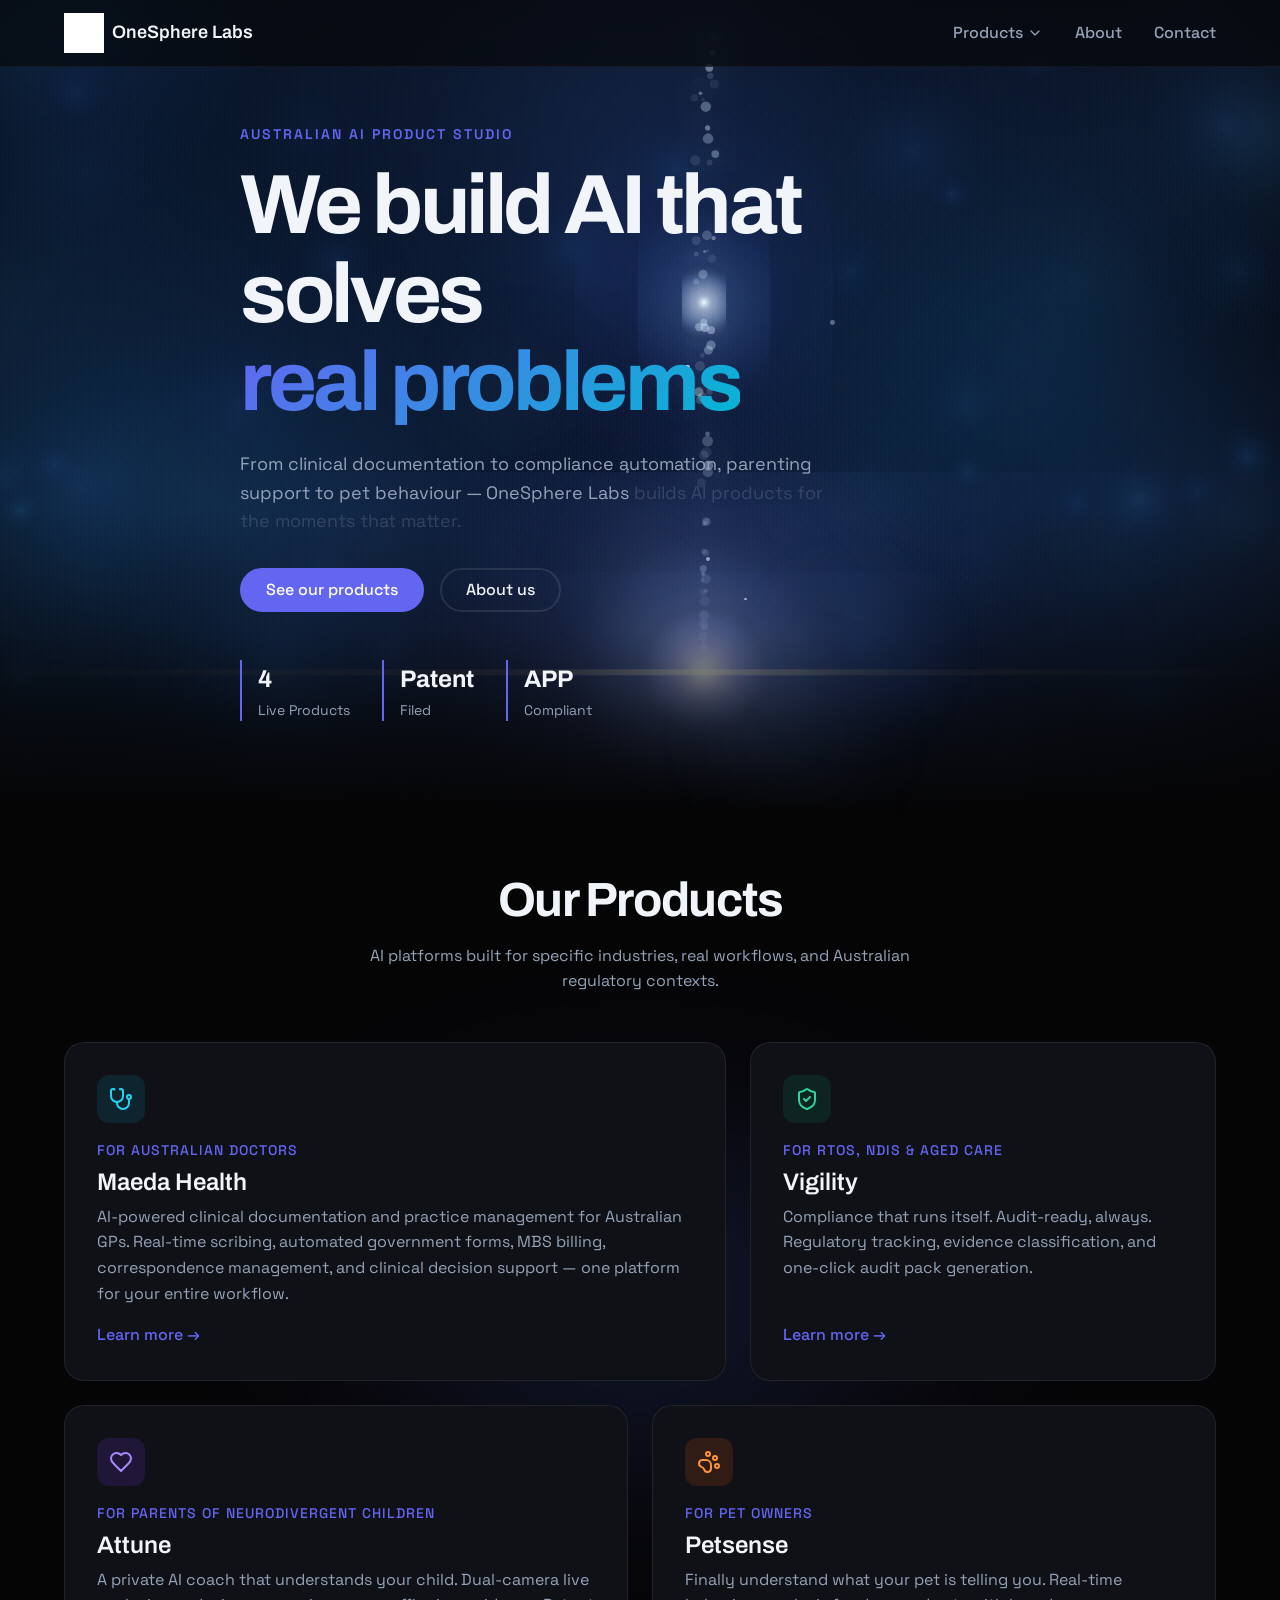
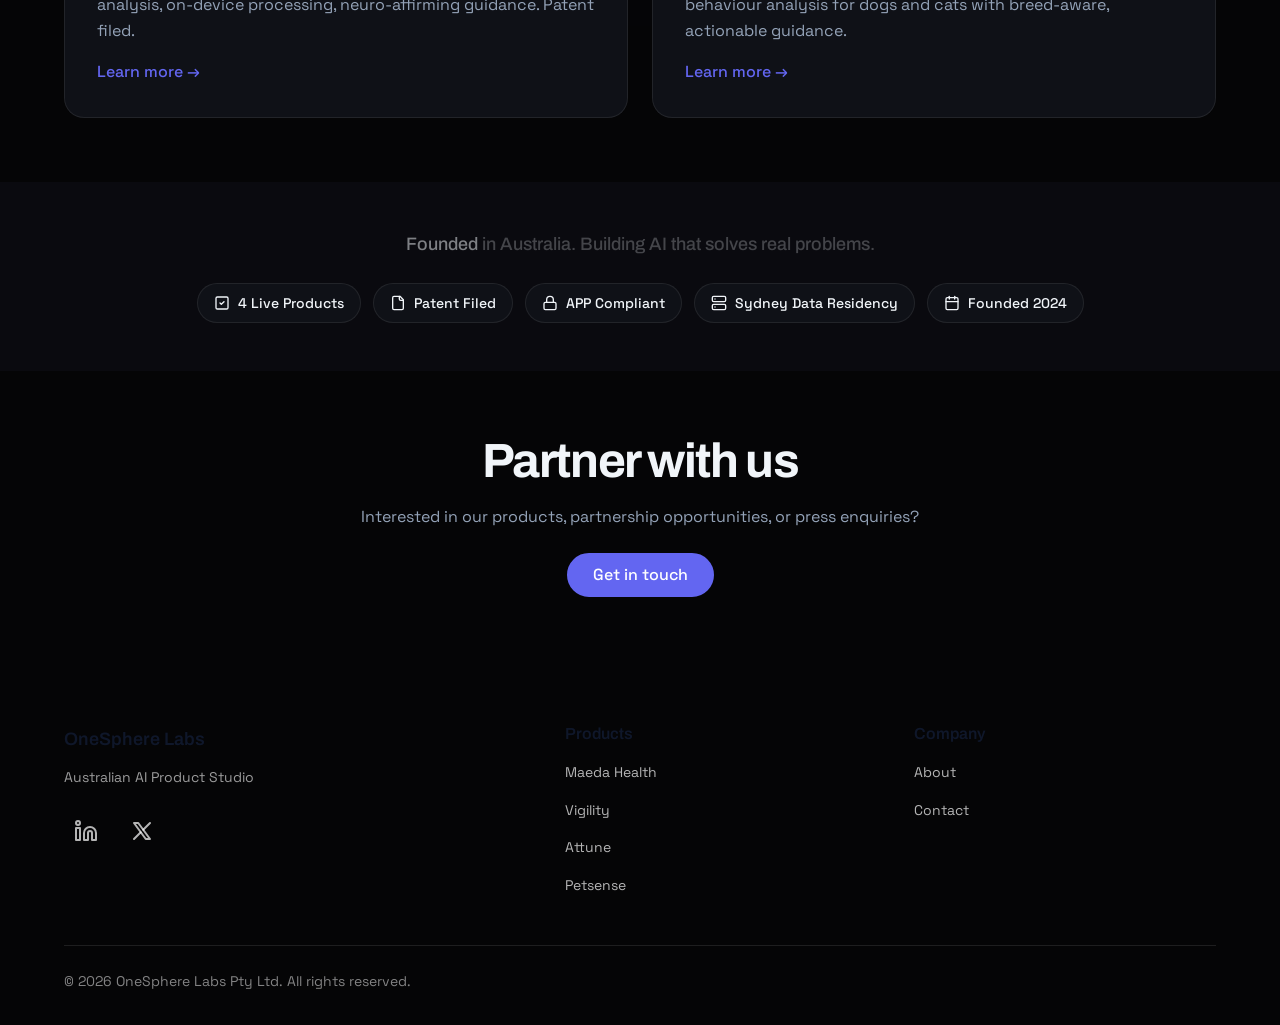
<file: index.html>
<!DOCTYPE html>
<html lang="en">
<head>
    <!-- Google Analytics -->
    <script async src="https://www.googletagmanager.com/gtag/js?id=G-JLX5LCFZML"></script>
    <script>
        window.dataLayer = window.dataLayer || [];
        function gtag(){dataLayer.push(arguments);}
        gtag('js', new Date());
        gtag('config', 'G-JLX5LCFZML');
    </script>

    <!-- Basic Meta Tags -->
    <meta charset="UTF-8">
    <meta name="viewport" content="width=device-width, initial-scale=1.0">
    <meta http-equiv="X-UA-Compatible" content="IE=edge">

    <!-- SEO Meta Tags -->
    <title>OneSphere Labs — Australian AI Product Studio | Maeda Health, Vigility, Attune, Petsense</title>
    <meta name="description" content="OneSphere Labs builds AI products that solve real problems. Maeda Health for doctors, Vigility for compliance, Attune for neurodivergent parenting, Petsense for pet behaviour. Founded in Australia.">
    <meta name="keywords" content="OneSphere Labs, Maeda Health, Vigility, Attune, Petsense, AI product studio, Australian AI, medical scribe AI, compliance automation, neurodivergent parenting app, pet behaviour AI">
    <meta name="author" content="OneSphere Labs">
    <meta name="robots" content="index, follow">

    <!-- Open Graph Meta Tags -->
    <meta property="og:type" content="website">
    <meta property="og:title" content="OneSphere Labs — Australian AI Product Studio">
    <meta property="og:description" content="We build AI products that solve real problems in healthcare, compliance, parenting, and pet care. 4 live products. Patent filed. APP compliant.">
    <meta property="og:url" content="https://onespherelabs.com.au">
    <meta property="og:site_name" content="OneSphere Labs">
    <meta property="og:image" content="https://onespherelabs.com.au/logo.png">
    <meta property="og:locale" content="en_AU">

    <!-- Twitter Card Meta Tags -->
    <meta name="twitter:card" content="summary_large_image">
    <meta name="twitter:title" content="OneSphere Labs — Australian AI Product Studio">
    <meta name="twitter:description" content="We build AI products that solve real problems in healthcare, compliance, parenting, and pet care.">
    <meta name="twitter:image" content="https://onespherelabs.com.au/logo.png">

    <!-- Canonical URL -->
    <link rel="canonical" href="https://onespherelabs.com.au">

    <!-- Favicon -->
    <link rel="icon" type="image/x-icon" href="/favicon.ico">
    <link rel="icon" type="image/png" href="/logo.png">
    <link rel="apple-touch-icon" sizes="180x180" href="/logo.png">

    <!-- Preconnect -->
    <link rel="preconnect" href="https://fonts.googleapis.com">
    <link rel="preconnect" href="https://fonts.gstatic.com" crossorigin>

    <!-- Stylesheets -->
    <link rel="stylesheet" href="/css/tokens.css">
    <link rel="stylesheet" href="/css/base.css">
    <link rel="stylesheet" href="/css/nav.css">
    <link rel="stylesheet" href="/css/footer.css">
    <link rel="stylesheet" href="/css/effects.css">
    <link rel="stylesheet" href="/css/spotlight.css?v=3">
    <link rel="stylesheet" href="/css/home.css">
    <link href="https://fonts.googleapis.com/css2?family=Archivo:wght@300;400;500;600;700&family=Space+Grotesk:wght@300;400;500;600;700&display=swap" rel="stylesheet">

    <!-- Structured Data (JSON-LD) -->
    <script type="application/ld+json">
    {
        "@context": "https://schema.org",
        "@type": "Organization",
        "name": "OneSphere Labs",
        "url": "https://onespherelabs.com.au",
        "logo": "https://onespherelabs.com.au/logo.png",
        "description": "Australian AI product studio building Maeda Health, Vigility, Attune, and Petsense.",
        "foundingDate": "2024",
        "address": {
            "@type": "PostalAddress",
            "addressLocality": "Sydney",
            "addressCountry": "AU"
        },
        "contactPoint": {
            "@type": "ContactPoint",
            "contactType": "customer service",
            "email": "contact@onespherelabs.com.au"
        },
        "sameAs": [
            "https://linkedin.com/company/onespherelabs"
        ],
        "areaServed": "AU",
        "knowsAbout": [
            "AI Clinical Assistant",
            "Compliance Automation",
            "Neurodivergent Parenting Technology",
            "Pet Behaviour Analysis"
        ]
    }
    </script>
</head>
<body>
    <a href="#main" class="sr-only">Skip to main content</a>

    <!-- Navigation -->
    <nav class="nav" role="navigation" aria-label="Main navigation">
      <div class="nav__container">
        <a href="/" class="nav__logo" aria-label="OneSphere Labs home">
          <img src="/logo.png" alt="OneSphere Labs" width="40" height="40">
          <span class="nav__logo-text">OneSphere Labs</span>
        </a>
        <ul class="nav__menu" role="menubar">
          <li class="nav__item nav__item--dropdown" role="none" data-open="false">
            <button class="nav__link" role="menuitem" aria-haspopup="true" aria-expanded="false" id="products-trigger">
              Products
              <svg class="nav__chevron" width="16" height="16" viewBox="0 0 24 24" fill="none" stroke="currentColor" stroke-width="2" stroke-linecap="round" stroke-linejoin="round"><polyline points="6 9 12 15 18 9"></polyline></svg>
            </button>
            <ul class="nav__dropdown" role="menu" aria-labelledby="products-trigger">
              <li role="none"><a href="/products/maeda-health.html" role="menuitem" class="nav__dropdown-item"><span class="nav__dropdown-name">Maeda Health</span><span class="nav__dropdown-desc">AI for Australian doctors</span></a></li>
              <li role="none"><a href="/products/vigility.html" role="menuitem" class="nav__dropdown-item"><span class="nav__dropdown-name">Vigility</span><span class="nav__dropdown-desc">Compliance for RTOs & aged care</span></a></li>
              <li role="none"><a href="/products/attune.html" role="menuitem" class="nav__dropdown-item"><span class="nav__dropdown-name">Attune</span><span class="nav__dropdown-desc">AI coach for neurodivergent parenting</span></a></li>
              <li role="none"><a href="/products/petsense.html" role="menuitem" class="nav__dropdown-item"><span class="nav__dropdown-name">Petsense</span><span class="nav__dropdown-desc">Pet behaviour analysis</span></a></li>
            </ul>
          </li>
          <li class="nav__item" role="none"><a href="/about.html" class="nav__link" role="menuitem">About</a></li>
          <li class="nav__item" role="none"><a href="/contact.html" class="nav__link" role="menuitem">Contact</a></li>
        </ul>
        <button class="nav__hamburger" aria-label="Toggle menu" aria-expanded="false">
          <span></span><span></span><span></span>
        </button>
      </div>
      <div class="nav__overlay" data-open="false"></div>
    </nav>

    <main id="main">
      <!-- Hero Section -->
      <section class="hero">
        <!-- Canvas effect layer -->
        <div class="hero-canvas" id="heroCanvas"></div>
        <!-- Glow blobs -->
        <div class="glow-blob glow-blob--primary" style="top: -200px; left: 25%; opacity: 0.5;"></div>
        <div class="glow-blob glow-blob--accent" style="top: 50px; right: 0%; opacity: 0.4;"></div>
        <!-- Content layer — above all effects -->
        <div class="hero__container">
          <div class="hero__content">
            <span class="hero__eyebrow animate-on-scroll">Australian AI Product Studio</span>
            <h1 class="hero__title animate-on-scroll">
              We build AI that solves<br>
              <span class="hero__gradient">real problems</span>
            </h1>
            <p class="hero__description" data-word-spotlight>
              From clinical documentation to compliance automation, parenting support to pet behaviour &mdash;
              OneSphere Labs builds AI products for the moments that matter.
            </p>
            <div class="hero__actions animate-on-scroll">
              <a href="#products" class="btn btn-primary">See our products</a>
              <a href="/about.html" class="btn btn-secondary">About us</a>
            </div>
          </div>
          <div class="hero__stats animate-on-scroll" data-delay="200">
            <div class="hero__stat">
              <span class="hero__stat-number">4</span>
              <span class="hero__stat-label">Live Products</span>
            </div>
            <div class="hero__stat">
              <span class="hero__stat-number">Patent</span>
              <span class="hero__stat-label">Filed</span>
            </div>
            <div class="hero__stat">
              <span class="hero__stat-number">APP</span>
              <span class="hero__stat-label">Compliant</span>
            </div>
          </div>
        </div>
        <!-- Bottom fade -->
        <div class="hero-bottom-fade"></div>
      </section>

      <!-- Products Section -->
      <section id="products" class="products section-glow">
        <div class="products__container">
          <div class="products__header animate-on-scroll">
            <h2>Our Products</h2>
            <p>AI platforms built for specific industries, real workflows, and Australian regulatory contexts.</p>
          </div>
          <div class="products__grid bento-grid">
            <!-- Maeda Health -->
            <a href="/products/maeda-health.html" class="product-card glass-card card-glow animate-on-scroll bento-grid__item--wide" data-delay="0">
              <div class="product-card__icon product-card__icon--health">
                <svg width="24" height="24" viewBox="0 0 24 24" fill="none" stroke="currentColor" stroke-width="2" stroke-linecap="round" stroke-linejoin="round"><path d="M4.8 2.3A.3.3 0 1 0 5 2H4a2 2 0 0 0-2 2v5a6 6 0 0 0 6 6 6 6 0 0 0 6-6V4a2 2 0 0 0-2-2h-1a.2.2 0 1 0 .3.3"/><path d="M8 15v1a6 6 0 0 0 6 6 6 6 0 0 0 6-6v-4"/><path d="M22 10 A2 2 0 0 0 20 8 A2 2 0 0 0 18 10 L18 10 A2 2 0 0 0 20 12 A2 2 0 0 0 22 10 z"/></svg>
              </div>
              <span class="product-card__audience">For Australian doctors</span>
              <h3 class="product-card__title">Maeda Health</h3>
              <p class="product-card__tagline">AI-powered clinical documentation and practice management for Australian GPs. Real-time scribing, automated government forms, MBS billing, correspondence management, and clinical decision support — one platform for your entire workflow.</p>
              <span class="product-card__cta">Learn more &rarr;</span>
            </a>

            <!-- Vigility -->
            <a href="/products/vigility.html" class="product-card glass-card card-glow animate-on-scroll bento-grid__item--narrow" data-delay="50">
              <div class="product-card__icon product-card__icon--compliance">
                <svg width="24" height="24" viewBox="0 0 24 24" fill="none" stroke="currentColor" stroke-width="2" stroke-linecap="round" stroke-linejoin="round"><path d="M20 13c0 5-3.5 7.5-7.66 8.95a1 1 0 0 1-.67-.01C7.5 20.5 4 18 4 13V6a1 1 0 0 1 1-1c2 0 4.5-1.2 6.24-2.72a1.17 1.17 0 0 1 1.52 0C14.51 3.81 17 5 19 5a1 1 0 0 1 1 1z"/><path d="m9 12 2 2 4-4"/></svg>
              </div>
              <span class="product-card__audience">For RTOs, NDIS & aged care</span>
              <h3 class="product-card__title">Vigility</h3>
              <p class="product-card__tagline">Compliance that runs itself. Audit-ready, always. Regulatory tracking, evidence classification, and one-click audit pack generation.</p>
              <span class="product-card__cta">Learn more &rarr;</span>
            </a>

            <!-- Attune -->
            <a href="/products/attune.html" class="product-card glass-card card-glow animate-on-scroll bento-grid__item--half" data-delay="100">
              <div class="product-card__icon product-card__icon--family">
                <svg width="24" height="24" viewBox="0 0 24 24" fill="none" stroke="currentColor" stroke-width="2" stroke-linecap="round" stroke-linejoin="round"><path d="M19 14c1.49-1.46 3-3.21 3-5.5A5.5 5.5 0 0 0 16.5 3c-1.76 0-3 .5-4.5 2-1.5-1.5-2.74-2-4.5-2A5.5 5.5 0 0 0 2 8.5c0 2.3 1.5 4.05 3 5.5l7 7Z"/></svg>
              </div>
              <span class="product-card__audience">For parents of neurodivergent children</span>
              <h3 class="product-card__title">Attune</h3>
              <p class="product-card__tagline">A private AI coach that understands your child. Dual-camera live analysis, on-device processing, neuro-affirming guidance. Patent filed.</p>
              <span class="product-card__cta">Learn more &rarr;</span>
            </a>

            <!-- Petsense -->
            <a href="/products/petsense.html" class="product-card glass-card card-glow animate-on-scroll bento-grid__item--half" data-delay="150">
              <div class="product-card__icon product-card__icon--pet">
                <svg width="24" height="24" viewBox="0 0 24 24" fill="none" stroke="currentColor" stroke-width="2" stroke-linecap="round" stroke-linejoin="round"><circle cx="11" cy="4" r="2"/><circle cx="18" cy="8" r="2"/><circle cx="20" cy="16" r="2"/><path d="M9 10a5 5 0 0 1 5 5v3.5a3.5 3.5 0 0 1-6.84 1.045Q6.52 17.48 4.46 16.84A3.5 3.5 0 0 1 5.5 10Z"/></svg>
              </div>
              <span class="product-card__audience">For pet owners</span>
              <h3 class="product-card__title">Petsense</h3>
              <p class="product-card__tagline">Finally understand what your pet is telling you. Real-time behaviour analysis for dogs and cats with breed-aware, actionable guidance.</p>
              <span class="product-card__cta">Learn more &rarr;</span>
            </a>
          </div>
        </div>
      </section>

      <!-- Trust Section -->
      <section class="trust">
        <div class="trust__container">
          <p class="trust__statement" data-word-spotlight>Founded in Australia. Building AI that solves real problems.</p>
          <div class="trust__badges animate-on-scroll">
            <div class="trust__badge">
              <svg width="16" height="16" viewBox="0 0 24 24" fill="none" stroke="currentColor" stroke-width="2" stroke-linecap="round" stroke-linejoin="round"><rect width="18" height="18" x="3" y="3" rx="2"/><path d="m9 12 2 2 4-4"/></svg>
              4 Live Products
            </div>
            <div class="trust__badge">
              <svg width="16" height="16" viewBox="0 0 24 24" fill="none" stroke="currentColor" stroke-width="2" stroke-linecap="round" stroke-linejoin="round"><path d="M15 2H6a2 2 0 0 0-2 2v16a2 2 0 0 0 2 2h12a2 2 0 0 0 2-2V7Z"/><path d="M14 2v4a2 2 0 0 0 2 2h4"/></svg>
              Patent Filed
            </div>
            <div class="trust__badge">
              <svg width="16" height="16" viewBox="0 0 24 24" fill="none" stroke="currentColor" stroke-width="2" stroke-linecap="round" stroke-linejoin="round"><rect width="18" height="11" x="3" y="11" rx="2" ry="2"/><path d="M7 11V7a5 5 0 0 1 10 0v4"/></svg>
              APP Compliant
            </div>
            <div class="trust__badge">
              <svg width="16" height="16" viewBox="0 0 24 24" fill="none" stroke="currentColor" stroke-width="2" stroke-linecap="round" stroke-linejoin="round"><rect width="20" height="8" x="2" y="2" rx="2" ry="2"/><rect width="20" height="8" x="2" y="14" rx="2" ry="2"/><line x1="6" x2="6.01" y1="6" y2="6"/><line x1="6" x2="6.01" y1="18" y2="18"/></svg>
              Sydney Data Residency
            </div>
            <div class="trust__badge">
              <svg width="16" height="16" viewBox="0 0 24 24" fill="none" stroke="currentColor" stroke-width="2" stroke-linecap="round" stroke-linejoin="round"><rect width="18" height="18" x="3" y="4" rx="2" ry="2"/><line x1="16" x2="16" y1="2" y2="6"/><line x1="8" x2="8" y1="2" y2="6"/><line x1="3" x2="21" y1="10" y2="10"/></svg>
              Founded 2024
            </div>
          </div>
        </div>
      </section>

      <!-- Contact Strip -->
      <section class="contact-strip">
        <div class="contact-strip__container animate-on-scroll">
          <h2>Partner with us</h2>
          <p>Interested in our products, partnership opportunities, or press enquiries?</p>
          <a href="/contact.html" class="btn btn-primary">Get in touch</a>
        </div>
      </section>
    </main>

    <!-- Footer -->
    <footer class="footer" role="contentinfo">
      <div class="footer__container">
        <div class="footer__grid">
          <div class="footer__brand">
            <span class="footer__brand-name">OneSphere Labs</span>
            <p class="footer__tagline">Australian AI Product Studio</p>
            <div class="footer__social">
              <a href="https://linkedin.com/company/onespherelabs" aria-label="LinkedIn" target="_blank" rel="noopener">
                <svg width="24" height="24" viewBox="0 0 24 24" fill="none" stroke="currentColor" stroke-width="2" stroke-linecap="round" stroke-linejoin="round"><path d="M16 8a6 6 0 0 1 6 6v7h-4v-7a2 2 0 0 0-2-2 2 2 0 0 0-2 2v7h-4v-7a6 6 0 0 1 6-6z"/><rect width="4" height="12" x="2" y="9"/><circle cx="4" cy="4" r="2"/></svg>
              </a>
              <a href="https://x.com/onespherelabs" aria-label="X (Twitter)" target="_blank" rel="noopener">
                <svg width="24" height="24" viewBox="0 0 24 24" fill="none" stroke="currentColor" stroke-width="2" stroke-linecap="round" stroke-linejoin="round"><path d="M4 4l11.733 16h4.267l-11.733 -16z"/><path d="M4 20l6.768 -6.768m2.46 -2.46l6.772 -6.772"/></svg>
              </a>
            </div>
          </div>
          <div class="footer__column">
            <h3 class="footer__heading">Products</h3>
            <ul class="footer__links">
              <li><a href="/products/maeda-health.html">Maeda Health</a></li>
              <li><a href="/products/vigility.html">Vigility</a></li>
              <li><a href="/products/attune.html">Attune</a></li>
              <li><a href="/products/petsense.html">Petsense</a></li>
            </ul>
          </div>
          <div class="footer__column">
            <h3 class="footer__heading">Company</h3>
            <ul class="footer__links">
              <li><a href="/about.html">About</a></li>
              <li><a href="/contact.html">Contact</a></li>
            </ul>
          </div>
        </div>
        <div class="footer__bottom">
          <p>&copy; 2026 OneSphere Labs Pty Ltd. All rights reserved.</p>
        </div>
      </div>
    </footer>

    <script src="/js/nav.js"></script>
    <script src="/js/animations.js"></script>
    <script src="/js/hero-effect.js"></script>
    <script src="/js/spotlight.js?v=3"></script>
    <script src="/js/glow.js"></script>
</body>
</html>
</file>
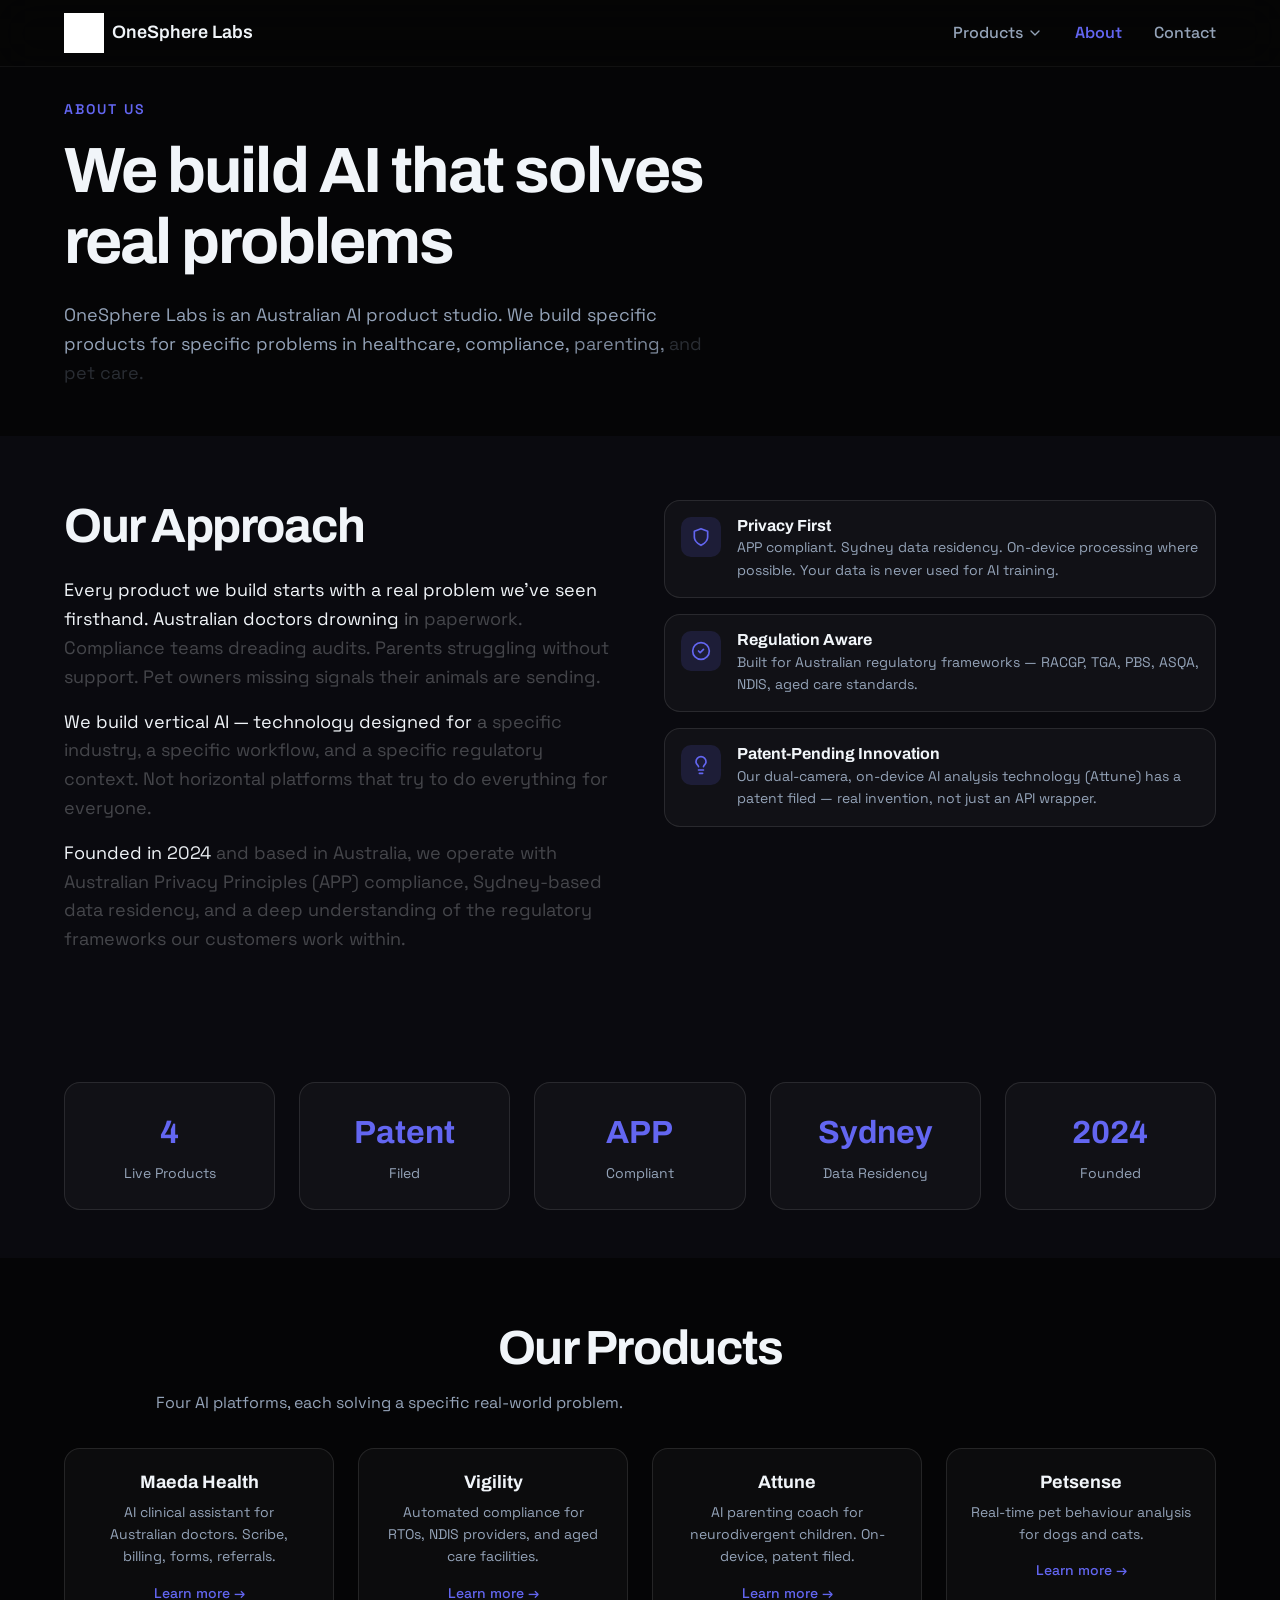
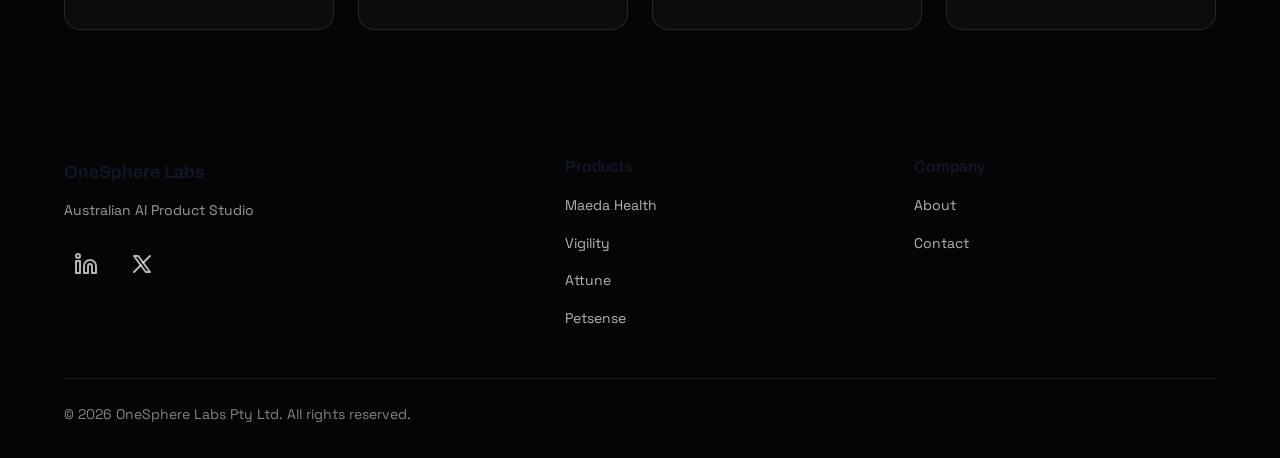
<file: about.html>
<!DOCTYPE html>
<html lang="en">
<head>
    <meta charset="UTF-8">
    <meta name="viewport" content="width=device-width, initial-scale=1.0">
    <title>About — OneSphere Labs | Australian AI Product Studio</title>
    <meta name="description" content="OneSphere Labs is an Australian AI product studio building Maeda Health, Vigility, Attune, and Petsense. 4 live products. Patent filed. APP compliant.">
    <link rel="icon" type="image/png" href="/logo.png">
    <link rel="canonical" href="https://onespherelabs.com.au/about.html">
    <link rel="stylesheet" href="/css/tokens.css">
    <link rel="stylesheet" href="/css/base.css">
    <link rel="stylesheet" href="/css/nav.css">
    <link rel="stylesheet" href="/css/footer.css">
    <link rel="stylesheet" href="/css/effects.css">
    <link rel="stylesheet" href="/css/spotlight.css?v=3">
    <link rel="stylesheet" href="/css/about.css">
    <link href="https://fonts.googleapis.com/css2?family=Archivo:wght@300;400;500;600;700&family=Space+Grotesk:wght@300;400;500;600;700&display=swap" rel="stylesheet">
</head>
<body>
    <a href="#main" class="sr-only">Skip to main content</a>
    <nav class="nav" role="navigation" aria-label="Main navigation">
      <div class="nav__container">
        <a href="/" class="nav__logo" aria-label="OneSphere Labs home"><img src="/logo.png" alt="OneSphere Labs" width="40" height="40"><span class="nav__logo-text">OneSphere Labs</span></a>
        <ul class="nav__menu" role="menubar">
          <li class="nav__item nav__item--dropdown" role="none" data-open="false">
            <button class="nav__link" role="menuitem" aria-haspopup="true" aria-expanded="false" id="products-trigger">Products <svg class="nav__chevron" width="16" height="16" viewBox="0 0 24 24" fill="none" stroke="currentColor" stroke-width="2" stroke-linecap="round" stroke-linejoin="round"><polyline points="6 9 12 15 18 9"></polyline></svg></button>
            <ul class="nav__dropdown" role="menu" aria-labelledby="products-trigger">
              <li role="none"><a href="/products/maeda-health.html" role="menuitem" class="nav__dropdown-item"><span class="nav__dropdown-name">Maeda Health</span><span class="nav__dropdown-desc">AI for Australian doctors</span></a></li>
              <li role="none"><a href="/products/vigility.html" role="menuitem" class="nav__dropdown-item"><span class="nav__dropdown-name">Vigility</span><span class="nav__dropdown-desc">Compliance for RTOs & aged care</span></a></li>
              <li role="none"><a href="/products/attune.html" role="menuitem" class="nav__dropdown-item"><span class="nav__dropdown-name">Attune</span><span class="nav__dropdown-desc">AI coach for neurodivergent parenting</span></a></li>
              <li role="none"><a href="/products/petsense.html" role="menuitem" class="nav__dropdown-item"><span class="nav__dropdown-name">Petsense</span><span class="nav__dropdown-desc">Pet behaviour analysis</span></a></li>
            </ul>
          </li>
          <li class="nav__item" role="none"><a href="/about.html" class="nav__link" role="menuitem">About</a></li>
          <li class="nav__item" role="none"><a href="/contact.html" class="nav__link" role="menuitem">Contact</a></li>
        </ul>
        <button class="nav__hamburger" aria-label="Toggle menu" aria-expanded="false"><span></span><span></span><span></span></button>
      </div>
      <div class="nav__overlay" data-open="false"></div>
    </nav>

    <main id="main">
      <section class="about-hero">
        <div class="about-hero__container">
          <span class="about-hero__eyebrow animate-on-scroll">About Us</span>
          <h1 class="about-hero__title animate-on-scroll">We build AI that solves real problems</h1>
          <p class="about-hero__description" data-word-spotlight>OneSphere Labs is an Australian AI product studio. We build specific products for specific problems in healthcare, compliance, parenting, and pet care.</p>
        </div>
      </section>

      <section class="mission">
        <div class="mission__container">
          <div class="mission__grid">
            <div class="mission__content">
              <h2 class="animate-on-scroll">Our Approach</h2>
              <p data-word-spotlight>Every product we build starts with a real problem we've seen firsthand. Australian doctors drowning in paperwork. Compliance teams dreading audits. Parents struggling without support. Pet owners missing signals their animals are sending.</p>
              <p data-word-spotlight>We build vertical AI &mdash; technology designed for a specific industry, a specific workflow, and a specific regulatory context. Not horizontal platforms that try to do everything for everyone.</p>
              <p data-word-spotlight>Founded in 2024 and based in Australia, we operate with Australian Privacy Principles (APP) compliance, Sydney-based data residency, and a deep understanding of the regulatory frameworks our customers work within.</p>
            </div>
            <div class="mission__values animate-on-scroll" data-delay="100">
              <div class="mission__value">
                <div class="mission__value-icon"><svg width="20" height="20" viewBox="0 0 24 24" fill="none" stroke="currentColor" stroke-width="2" stroke-linecap="round" stroke-linejoin="round"><path d="M12 22s8-4 8-10V5l-8-3-8 3v7c0 6 8 10 8 10"/></svg></div>
                <div><h4>Privacy First</h4><p>APP compliant. Sydney data residency. On-device processing where possible. Your data is never used for AI training.</p></div>
              </div>
              <div class="mission__value">
                <div class="mission__value-icon"><svg width="20" height="20" viewBox="0 0 24 24" fill="none" stroke="currentColor" stroke-width="2" stroke-linecap="round" stroke-linejoin="round"><circle cx="12" cy="12" r="10"/><path d="m9 12 2 2 4-4"/></svg></div>
                <div><h4>Regulation Aware</h4><p>Built for Australian regulatory frameworks &mdash; RACGP, TGA, PBS, ASQA, NDIS, aged care standards.</p></div>
              </div>
              <div class="mission__value">
                <div class="mission__value-icon"><svg width="20" height="20" viewBox="0 0 24 24" fill="none" stroke="currentColor" stroke-width="2" stroke-linecap="round" stroke-linejoin="round"><path d="M15 14c.2-1 .7-1.7 1.5-2.5 1-.9 1.5-2.2 1.5-3.5A6 6 0 0 0 6 8c0 1 .2 2.2 1.5 3.5.7.7 1.3 1.5 1.5 2.5"/><path d="M9 18h6"/><path d="M10 22h4"/></svg></div>
                <div><h4>Patent-Pending Innovation</h4><p>Our dual-camera, on-device AI analysis technology (Attune) has a patent filed &mdash; real invention, not just an API wrapper.</p></div>
              </div>
            </div>
          </div>
        </div>
      </section>

      <section class="about-stats">
        <div class="about-stats__container">
          <div class="about-stats__grid">
            <div class="about-stat animate-on-scroll" data-delay="0"><span class="about-stat__number">4</span><span class="about-stat__label">Live Products</span></div>
            <div class="about-stat animate-on-scroll" data-delay="50"><span class="about-stat__number">Patent</span><span class="about-stat__label">Filed</span></div>
            <div class="about-stat animate-on-scroll" data-delay="100"><span class="about-stat__number">APP</span><span class="about-stat__label">Compliant</span></div>
            <div class="about-stat animate-on-scroll" data-delay="150"><span class="about-stat__number">Sydney</span><span class="about-stat__label">Data Residency</span></div>
            <div class="about-stat animate-on-scroll" data-delay="200"><span class="about-stat__number">2024</span><span class="about-stat__label">Founded</span></div>
          </div>
        </div>
      </section>

      <section class="about-products">
        <div class="about-products__container">
          <div class="about-products__header animate-on-scroll"><h2>Our Products</h2><p>Four AI platforms, each solving a specific real-world problem.</p></div>
          <div class="about-products__grid">
            <a href="/products/maeda-health.html" class="about-product-card animate-on-scroll" data-delay="0"><h3>Maeda Health</h3><p>AI clinical assistant for Australian doctors. Scribe, billing, forms, referrals.</p><span>Learn more &rarr;</span></a>
            <a href="/products/vigility.html" class="about-product-card animate-on-scroll" data-delay="50"><h3>Vigility</h3><p>Automated compliance for RTOs, NDIS providers, and aged care facilities.</p><span>Learn more &rarr;</span></a>
            <a href="/products/attune.html" class="about-product-card animate-on-scroll" data-delay="100"><h3>Attune</h3><p>AI parenting coach for neurodivergent children. On-device, patent filed.</p><span>Learn more &rarr;</span></a>
            <a href="/products/petsense.html" class="about-product-card animate-on-scroll" data-delay="150"><h3>Petsense</h3><p>Real-time pet behaviour analysis for dogs and cats.</p><span>Learn more &rarr;</span></a>
          </div>
        </div>
      </section>
    </main>

    <footer class="footer" role="contentinfo">
      <div class="footer__container">
        <div class="footer__grid">
          <div class="footer__brand"><span class="footer__brand-name">OneSphere Labs</span><p class="footer__tagline">Australian AI Product Studio</p>
            <div class="footer__social">
              <a href="https://linkedin.com/company/onespherelabs" aria-label="LinkedIn" target="_blank" rel="noopener"><svg width="24" height="24" viewBox="0 0 24 24" fill="none" stroke="currentColor" stroke-width="2" stroke-linecap="round" stroke-linejoin="round"><path d="M16 8a6 6 0 0 1 6 6v7h-4v-7a2 2 0 0 0-2-2 2 2 0 0 0-2 2v7h-4v-7a6 6 0 0 1 6-6z"/><rect width="4" height="12" x="2" y="9"/><circle cx="4" cy="4" r="2"/></svg></a>
              <a href="https://x.com/onespherelabs" aria-label="X (Twitter)" target="_blank" rel="noopener"><svg width="24" height="24" viewBox="0 0 24 24" fill="none" stroke="currentColor" stroke-width="2" stroke-linecap="round" stroke-linejoin="round"><path d="M4 4l11.733 16h4.267l-11.733 -16z"/><path d="M4 20l6.768 -6.768m2.46 -2.46l6.772 -6.772"/></svg></a>
            </div>
          </div>
          <div class="footer__column"><h3 class="footer__heading">Products</h3><ul class="footer__links"><li><a href="/products/maeda-health.html">Maeda Health</a></li><li><a href="/products/vigility.html">Vigility</a></li><li><a href="/products/attune.html">Attune</a></li><li><a href="/products/petsense.html">Petsense</a></li></ul></div>
          <div class="footer__column"><h3 class="footer__heading">Company</h3><ul class="footer__links"><li><a href="/about.html">About</a></li><li><a href="/contact.html">Contact</a></li></ul></div>
        </div>
        <div class="footer__bottom"><p>&copy; 2026 OneSphere Labs Pty Ltd. All rights reserved.</p></div>
      </div>
    </footer>
    <script src="/js/nav.js"></script>
    <script src="/js/animations.js"></script>
    <script src="/js/spotlight.js?v=3"></script>
    <script src="/js/glow.js"></script>
</body>
</html>
</file>
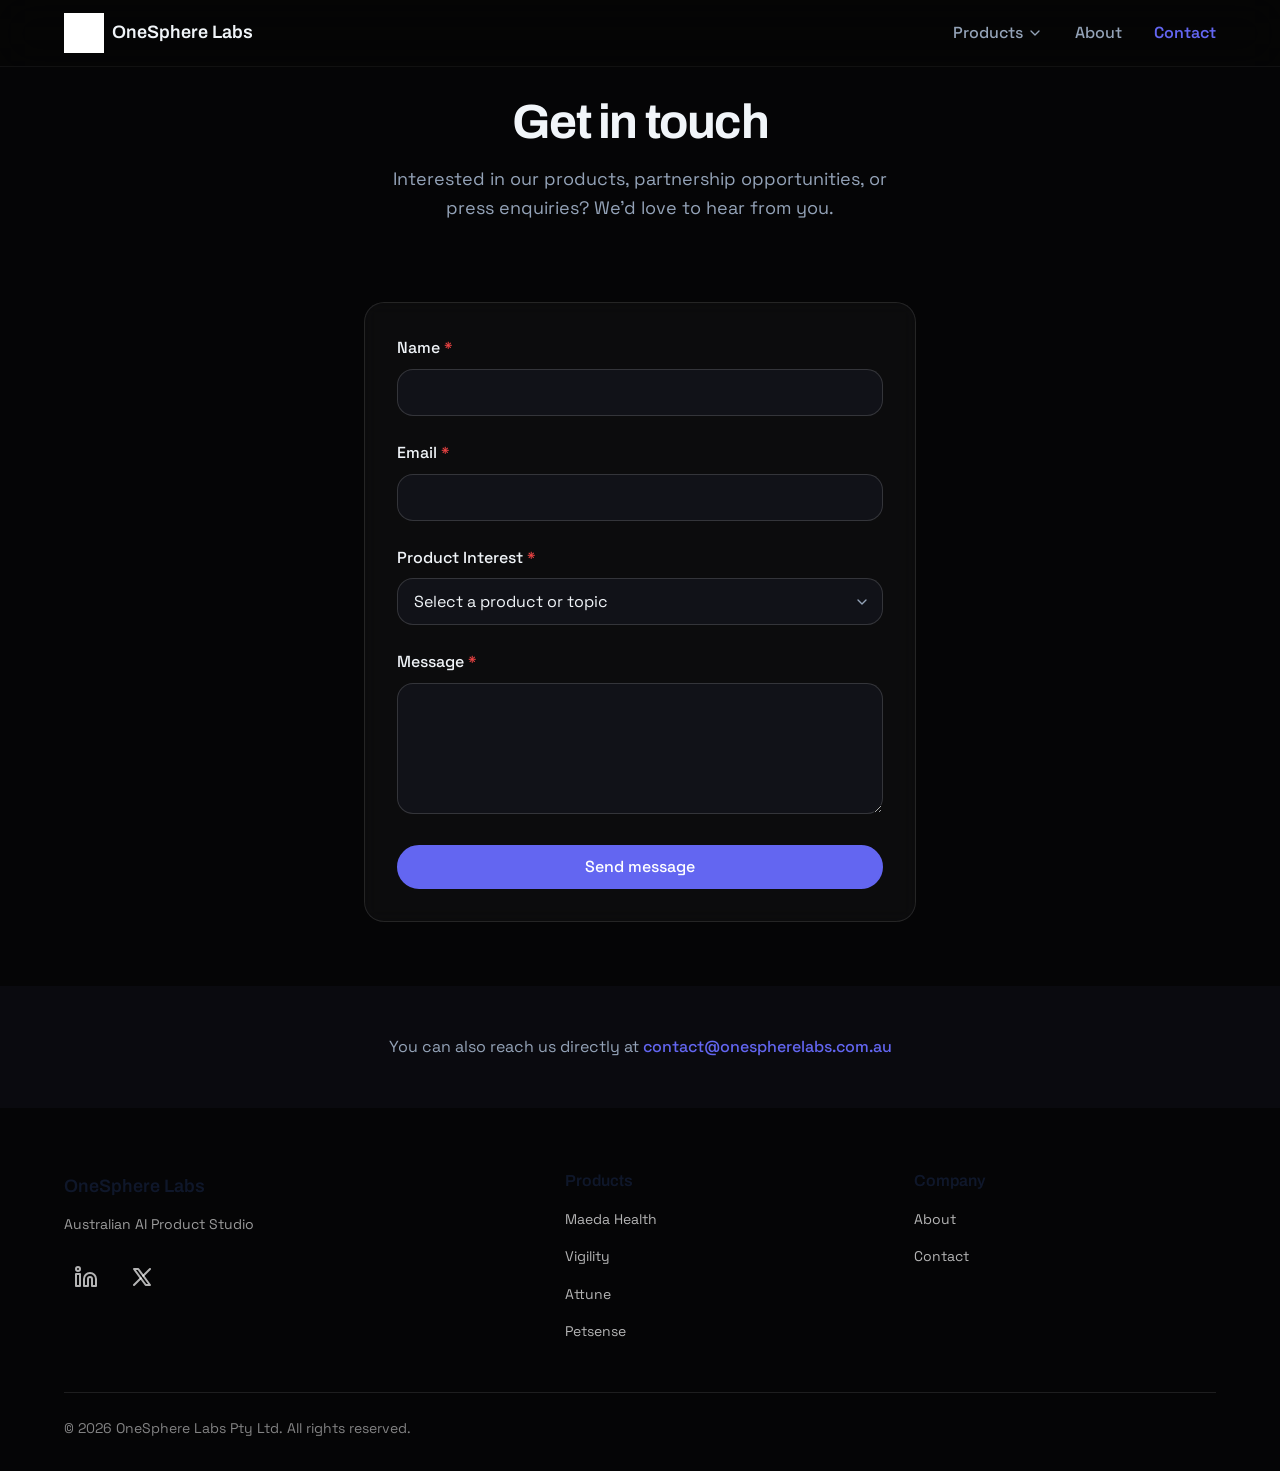
<file: contact.html>
<!DOCTYPE html>
<html lang="en">
<head>
    <meta charset="UTF-8">
    <meta name="viewport" content="width=device-width, initial-scale=1.0">
    <title>Contact — OneSphere Labs</title>
    <meta name="description" content="Get in touch with OneSphere Labs. Enquire about Maeda Health, Vigility, Attune, Petsense, or partnership opportunities.">
    <link rel="icon" type="image/png" href="/logo.png">
    <link rel="canonical" href="https://onespherelabs.com.au/contact.html">
    <link rel="stylesheet" href="/css/tokens.css">
    <link rel="stylesheet" href="/css/base.css">
    <link rel="stylesheet" href="/css/nav.css">
    <link rel="stylesheet" href="/css/footer.css">
    <link rel="stylesheet" href="/css/effects.css">
    <link rel="stylesheet" href="/css/spotlight.css">
    <link rel="stylesheet" href="/css/contact.css">
    <link href="https://fonts.googleapis.com/css2?family=Archivo:wght@300;400;500;600;700&family=Space+Grotesk:wght@300;400;500;600;700&display=swap" rel="stylesheet">
</head>
<body>
    <a href="#main" class="sr-only">Skip to main content</a>
    <nav class="nav" role="navigation" aria-label="Main navigation">
      <div class="nav__container">
        <a href="/" class="nav__logo" aria-label="OneSphere Labs home"><img src="/logo.png" alt="OneSphere Labs" width="40" height="40"><span class="nav__logo-text">OneSphere Labs</span></a>
        <ul class="nav__menu" role="menubar">
          <li class="nav__item nav__item--dropdown" role="none" data-open="false">
            <button class="nav__link" role="menuitem" aria-haspopup="true" aria-expanded="false" id="products-trigger">Products <svg class="nav__chevron" width="16" height="16" viewBox="0 0 24 24" fill="none" stroke="currentColor" stroke-width="2" stroke-linecap="round" stroke-linejoin="round"><polyline points="6 9 12 15 18 9"></polyline></svg></button>
            <ul class="nav__dropdown" role="menu" aria-labelledby="products-trigger">
              <li role="none"><a href="/products/maeda-health.html" role="menuitem" class="nav__dropdown-item"><span class="nav__dropdown-name">Maeda Health</span><span class="nav__dropdown-desc">AI for Australian doctors</span></a></li>
              <li role="none"><a href="/products/vigility.html" role="menuitem" class="nav__dropdown-item"><span class="nav__dropdown-name">Vigility</span><span class="nav__dropdown-desc">Compliance for RTOs & aged care</span></a></li>
              <li role="none"><a href="/products/attune.html" role="menuitem" class="nav__dropdown-item"><span class="nav__dropdown-name">Attune</span><span class="nav__dropdown-desc">AI coach for neurodivergent parenting</span></a></li>
              <li role="none"><a href="/products/petsense.html" role="menuitem" class="nav__dropdown-item"><span class="nav__dropdown-name">Petsense</span><span class="nav__dropdown-desc">Pet behaviour analysis</span></a></li>
            </ul>
          </li>
          <li class="nav__item" role="none"><a href="/about.html" class="nav__link" role="menuitem">About</a></li>
          <li class="nav__item" role="none"><a href="/contact.html" class="nav__link" role="menuitem">Contact</a></li>
        </ul>
        <button class="nav__hamburger" aria-label="Toggle menu" aria-expanded="false"><span></span><span></span><span></span></button>
      </div>
      <div class="nav__overlay" data-open="false"></div>
    </nav>

    <main id="main">
      <section class="contact-hero">
        <div class="contact-hero__container animate-on-scroll">
          <h1 class="contact-hero__title">Get in touch</h1>
          <p class="contact-hero__description">Interested in our products, partnership opportunities, or press enquiries? We'd love to hear from you.</p>
        </div>
      </section>

      <section class="contact-form-section">
        <div class="contact-form__container">
          <!-- Success State -->
          <div class="form-success" id="formSuccess">
            <div class="form-success__icon">
              <svg width="32" height="32" viewBox="0 0 24 24" fill="none" stroke="currentColor" stroke-width="2" stroke-linecap="round" stroke-linejoin="round"><path d="m9 12 2 2 4-4"/><circle cx="12" cy="12" r="10"/></svg>
            </div>
            <h3>Message sent</h3>
            <p>Thank you for reaching out. We'll get back to you within 1-2 business days.</p>
            <a href="/" class="btn btn-secondary">Back to homepage</a>
          </div>

          <!-- Contact Form -->
          <form class="contact-form" id="contactForm" action="https://formsubmit.co/contact@onespherelabs.com.au" method="POST">
            <input type="hidden" name="_subject" value="New inquiry from OneSphere Labs website">
            <input type="hidden" name="_next" value="https://onespherelabs.com.au/contact.html?submitted=true">
            <input type="text" name="_honeypot" style="display:none" tabindex="-1" autocomplete="off">

            <div class="form-group" id="nameGroup">
              <label for="name">Name <span class="required">*</span></label>
              <input type="text" id="name" name="name" required autocomplete="name">
              <p class="form-error" id="nameError" role="alert">Please enter your name.</p>
            </div>

            <div class="form-group" id="emailGroup">
              <label for="email">Email <span class="required">*</span></label>
              <input type="email" id="email" name="email" required autocomplete="email">
              <p class="form-error" id="emailError" role="alert">Please enter a valid email address.</p>
            </div>

            <div class="form-group" id="productGroup">
              <label for="product">Product Interest <span class="required">*</span></label>
              <select id="product" name="product" required>
                <option value="" disabled selected>Select a product or topic</option>
                <option value="Maeda Health">Maeda Health</option>
                <option value="Vigility">Vigility</option>
                <option value="Attune">Attune</option>
                <option value="Petsense">Petsense</option>
                <option value="General Inquiry">General Inquiry</option>
                <option value="Partnership / Press">Partnership / Press</option>
              </select>
              <p class="form-error" id="productError" role="alert">Please select a product or topic.</p>
            </div>

            <div class="form-group" id="messageGroup">
              <label for="message">Message <span class="required">*</span></label>
              <textarea id="message" name="message" rows="5" required></textarea>
              <p class="form-error" id="messageError" role="alert">Please enter your message.</p>
            </div>

            <button type="submit" class="btn btn-primary form-submit" id="submitBtn">Send message</button>
          </form>
        </div>
      </section>

      <section class="contact-info">
        <div class="contact-info__container animate-on-scroll">
          <p>You can also reach us directly at <a href="mailto:contact@onespherelabs.com.au">contact@onespherelabs.com.au</a></p>
        </div>
      </section>
    </main>

    <footer class="footer" role="contentinfo">
      <div class="footer__container">
        <div class="footer__grid">
          <div class="footer__brand"><span class="footer__brand-name">OneSphere Labs</span><p class="footer__tagline">Australian AI Product Studio</p>
            <div class="footer__social">
              <a href="https://linkedin.com/company/onespherelabs" aria-label="LinkedIn" target="_blank" rel="noopener"><svg width="24" height="24" viewBox="0 0 24 24" fill="none" stroke="currentColor" stroke-width="2" stroke-linecap="round" stroke-linejoin="round"><path d="M16 8a6 6 0 0 1 6 6v7h-4v-7a2 2 0 0 0-2-2 2 2 0 0 0-2 2v7h-4v-7a6 6 0 0 1 6-6z"/><rect width="4" height="12" x="2" y="9"/><circle cx="4" cy="4" r="2"/></svg></a>
              <a href="https://x.com/onespherelabs" aria-label="X (Twitter)" target="_blank" rel="noopener"><svg width="24" height="24" viewBox="0 0 24 24" fill="none" stroke="currentColor" stroke-width="2" stroke-linecap="round" stroke-linejoin="round"><path d="M4 4l11.733 16h4.267l-11.733 -16z"/><path d="M4 20l6.768 -6.768m2.46 -2.46l6.772 -6.772"/></svg></a>
            </div>
          </div>
          <div class="footer__column"><h3 class="footer__heading">Products</h3><ul class="footer__links"><li><a href="/products/maeda-health.html">Maeda Health</a></li><li><a href="/products/vigility.html">Vigility</a></li><li><a href="/products/attune.html">Attune</a></li><li><a href="/products/petsense.html">Petsense</a></li></ul></div>
          <div class="footer__column"><h3 class="footer__heading">Company</h3><ul class="footer__links"><li><a href="/about.html">About</a></li><li><a href="/contact.html">Contact</a></li></ul></div>
        </div>
        <div class="footer__bottom"><p>&copy; 2026 OneSphere Labs Pty Ltd. All rights reserved.</p></div>
      </div>
    </footer>

    <script src="/js/nav.js"></script>
    <script src="/js/animations.js"></script>
    <script src="/js/spotlight.js"></script>
    <script src="/js/glow.js"></script>
    <script>
    (function() {
      var form = document.getElementById('contactForm');
      var success = document.getElementById('formSuccess');
      var submitBtn = document.getElementById('submitBtn');

      // Check for submitted param
      if (window.location.search.indexOf('submitted=true') !== -1) {
        form.style.display = 'none';
        success.classList.add('visible');
        return;
      }

      // Blur validation
      var fields = [
        { id: 'name', group: 'nameGroup', error: 'nameError', validate: function(v) { return v.trim().length > 0; } },
        { id: 'email', group: 'emailGroup', error: 'emailError', validate: function(v) { return /^[^\s@]+@[^\s@]+\.[^\s@]+$/.test(v); } },
        { id: 'product', group: 'productGroup', error: 'productError', validate: function(v) { return v.length > 0; } },
        { id: 'message', group: 'messageGroup', error: 'messageError', validate: function(v) { return v.trim().length > 0; } }
      ];

      fields.forEach(function(f) {
        var el = document.getElementById(f.id);
        if (el) {
          el.addEventListener('blur', function() {
            var group = document.getElementById(f.group);
            if (!f.validate(el.value)) {
              group.classList.add('form-group--error');
            } else {
              group.classList.remove('form-group--error');
            }
          });
        }
      });

      // Submit validation
      form.addEventListener('submit', function(e) {
        var firstInvalid = null;
        fields.forEach(function(f) {
          var el = document.getElementById(f.id);
          var group = document.getElementById(f.group);
          if (!f.validate(el.value)) {
            group.classList.add('form-group--error');
            if (!firstInvalid) firstInvalid = el;
          } else {
            group.classList.remove('form-group--error');
          }
        });

        if (firstInvalid) {
          e.preventDefault();
          firstInvalid.focus();
          return;
        }

        submitBtn.disabled = true;
        submitBtn.textContent = 'Sending...';
      });
    })();
    </script>
</body>
</html>
</file>
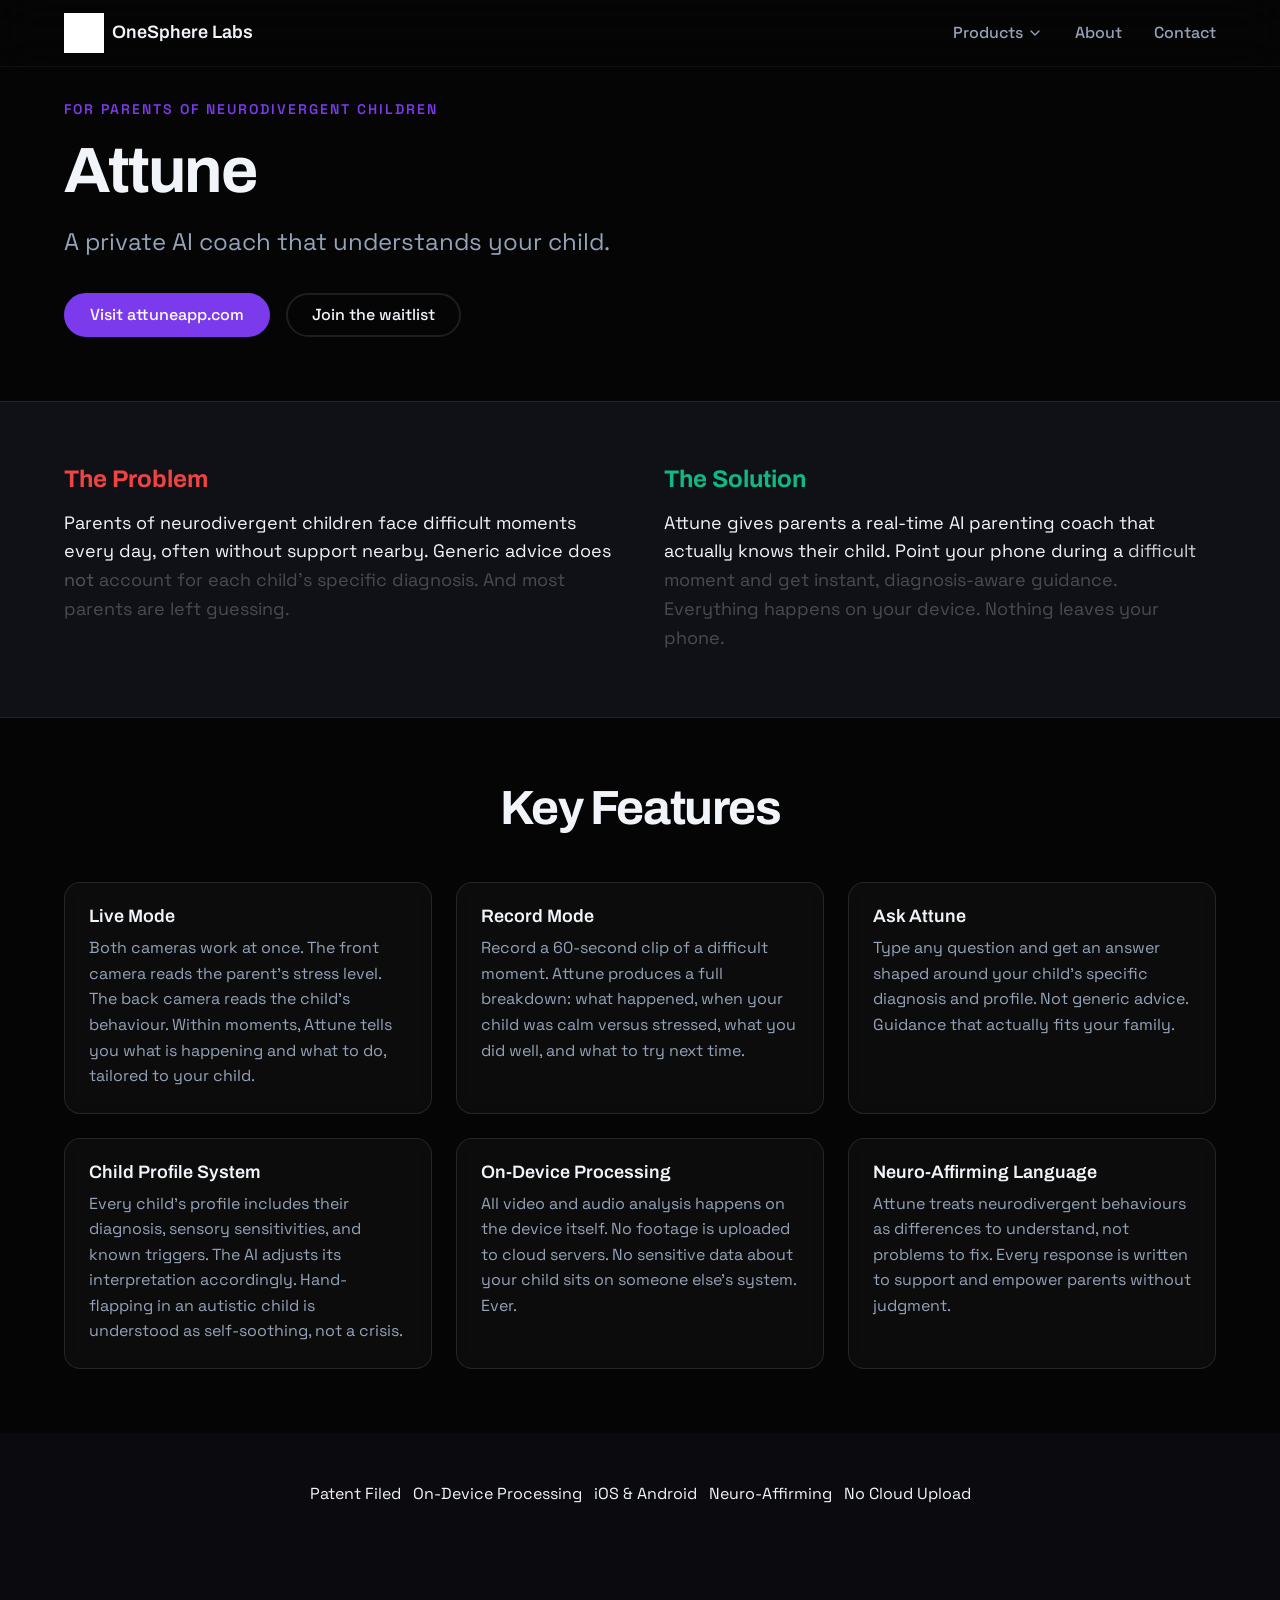
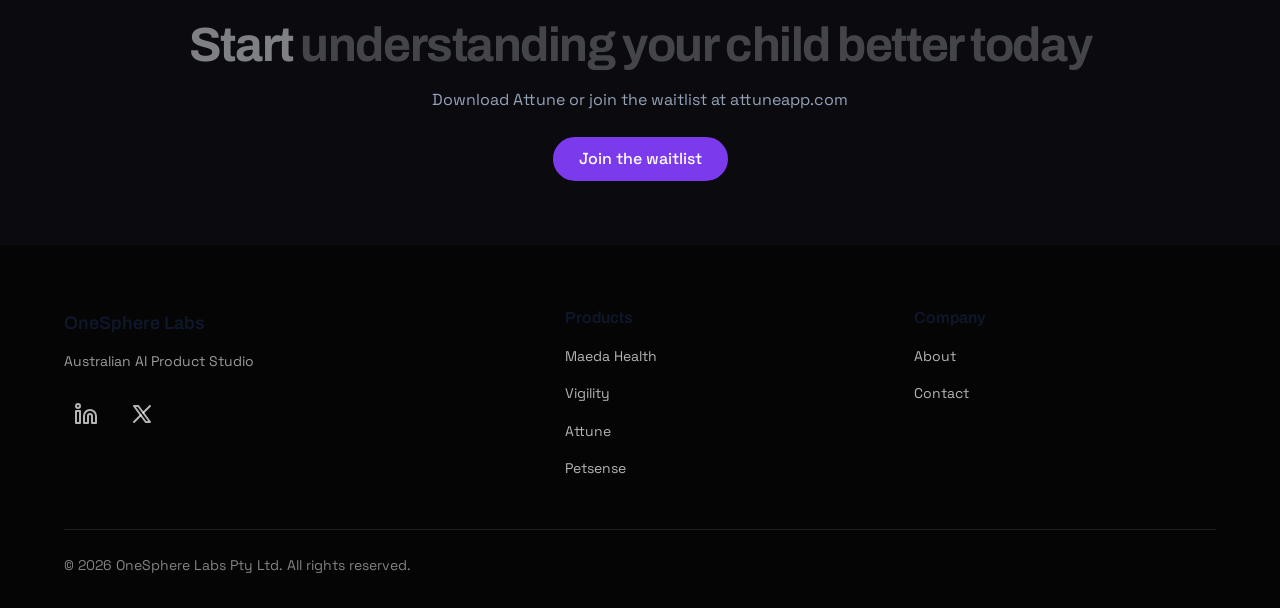
<file: products/attune.html>
<!DOCTYPE html>
<html lang="en">
<head>
    <meta charset="UTF-8">
    <meta name="viewport" content="width=device-width, initial-scale=1.0">
    <title>Attune — AI Parenting Coach for Neurodivergent Children | OneSphere Labs</title>
    <meta name="description" content="A private AI parenting coach that understands your child. Dual-camera live analysis, on-device processing, neuro-affirming guidance. Patent filed.">
    <link rel="icon" type="image/png" href="/logo.png">
    <link rel="stylesheet" href="/css/tokens.css">
    <link rel="stylesheet" href="/css/base.css">
    <link rel="stylesheet" href="/css/nav.css">
    <link rel="stylesheet" href="/css/footer.css">
    <link rel="stylesheet" href="/css/effects.css">
    <link rel="stylesheet" href="/css/spotlight.css">
    <link rel="stylesheet" href="/css/product-page.css">
    <link href="https://fonts.googleapis.com/css2?family=Archivo:wght@300;400;500;600;700&family=Space+Grotesk:wght@300;400;500;600;700&display=swap" rel="stylesheet">
    <script type="application/ld+json">
    {
      "@context": "https://schema.org",
      "@type": "SoftwareApplication",
      "name": "Attune",
      "description": "A private AI parenting coach that understands your child. Dual-camera live analysis, on-device processing, neuro-affirming guidance. Patent filed.",
      "url": "https://attuneapp.com",
      "applicationCategory": "LifestyleApplication",
      "operatingSystem": "iOS, Android",
      "offers": { "@type": "Offer", "availability": "https://schema.org/PreOrder" },
      "author": { "@type": "Organization", "name": "OneSphere Labs", "url": "https://onespherelabs.com.au" }
    }
    </script>
</head>
<body class="product--family">
    <a href="#main" class="sr-only">Skip to main content</a>
    <nav class="nav" role="navigation" aria-label="Main navigation">
      <div class="nav__container">
        <a href="/" class="nav__logo" aria-label="OneSphere Labs home"><img src="/logo.png" alt="OneSphere Labs" width="40" height="40"><span class="nav__logo-text">OneSphere Labs</span></a>
        <ul class="nav__menu" role="menubar">
          <li class="nav__item nav__item--dropdown" role="none" data-open="false">
            <button class="nav__link" role="menuitem" aria-haspopup="true" aria-expanded="false" id="products-trigger">Products <svg class="nav__chevron" width="16" height="16" viewBox="0 0 24 24" fill="none" stroke="currentColor" stroke-width="2" stroke-linecap="round" stroke-linejoin="round"><polyline points="6 9 12 15 18 9"></polyline></svg></button>
            <ul class="nav__dropdown" role="menu" aria-labelledby="products-trigger">
              <li role="none"><a href="/products/maeda-health.html" role="menuitem" class="nav__dropdown-item"><span class="nav__dropdown-name">Maeda Health</span><span class="nav__dropdown-desc">AI for Australian doctors</span></a></li>
              <li role="none"><a href="/products/vigility.html" role="menuitem" class="nav__dropdown-item"><span class="nav__dropdown-name">Vigility</span><span class="nav__dropdown-desc">Compliance for RTOs & aged care</span></a></li>
              <li role="none"><a href="/products/attune.html" role="menuitem" class="nav__dropdown-item"><span class="nav__dropdown-name">Attune</span><span class="nav__dropdown-desc">AI coach for neurodivergent parenting</span></a></li>
              <li role="none"><a href="/products/petsense.html" role="menuitem" class="nav__dropdown-item"><span class="nav__dropdown-name">Petsense</span><span class="nav__dropdown-desc">Pet behaviour analysis</span></a></li>
            </ul>
          </li>
          <li class="nav__item" role="none"><a href="/about.html" class="nav__link" role="menuitem">About</a></li>
          <li class="nav__item" role="none"><a href="/contact.html" class="nav__link" role="menuitem">Contact</a></li>
        </ul>
        <button class="nav__hamburger" aria-label="Toggle menu" aria-expanded="false"><span></span><span></span><span></span></button>
      </div>
      <div class="nav__overlay" data-open="false"></div>
    </nav>

    <main id="main">
      <!-- Product Hero -->
      <section class="product-hero">
        <div class="product-hero__container">
          <span class="product-hero__eyebrow animate-on-scroll">For Parents of Neurodivergent Children</span>
          <h1 class="product-hero__title animate-on-scroll">Attune</h1>
          <p class="product-hero__tagline" data-word-spotlight>A private AI coach that understands your child.</p>
          <div class="product-hero__actions animate-on-scroll">
            <a href="https://attuneapp.com" class="btn btn-cta" target="_blank" rel="noopener noreferrer">Visit attuneapp.com</a>
            <a href="https://attuneapp.com" class="btn btn-secondary">Join the waitlist</a>
          </div>
        </div>
      </section>

      <!-- Problem / Solution -->
      <section class="problem-solution">
        <div class="problem-solution__container">
          <div class="problem-solution__grid">
            <div class="problem-solution__col">
              <h3 class="animate-on-scroll"><span class="problem-label">The Problem</span></h3>
              <p data-word-spotlight>Parents of neurodivergent children face difficult moments every day, often without support nearby. Generic advice does not account for each child's specific diagnosis. And most parents are left guessing.</p>
            </div>
            <div class="problem-solution__col">
              <h3 class="animate-on-scroll" data-delay="100"><span class="solution-label">The Solution</span></h3>
              <p data-word-spotlight>Attune gives parents a real-time AI parenting coach that actually knows their child. Point your phone during a difficult moment and get instant, diagnosis-aware guidance. Everything happens on your device. Nothing leaves your phone.</p>
            </div>
          </div>
        </div>
      </section>

      <!-- Features -->
      <section class="features">
        <div class="features__container">
          <div class="features__header animate-on-scroll">
            <h2>Key Features</h2>
          </div>
          <div class="features__grid">
            <div class="feature-card animate-on-scroll" data-delay="0">
              <h4 class="feature-card__name">Live Mode</h4>
              <p class="feature-card__desc">Both cameras work at once. The front camera reads the parent's stress level. The back camera reads the child's behaviour. Within moments, Attune tells you what is happening and what to do, tailored to your child.</p>
            </div>
            <div class="feature-card animate-on-scroll" data-delay="50">
              <h4 class="feature-card__name">Record Mode</h4>
              <p class="feature-card__desc">Record a 60-second clip of a difficult moment. Attune produces a full breakdown: what happened, when your child was calm versus stressed, what you did well, and what to try next time.</p>
            </div>
            <div class="feature-card animate-on-scroll" data-delay="100">
              <h4 class="feature-card__name">Ask Attune</h4>
              <p class="feature-card__desc">Type any question and get an answer shaped around your child's specific diagnosis and profile. Not generic advice. Guidance that actually fits your family.</p>
            </div>
            <div class="feature-card animate-on-scroll" data-delay="150">
              <h4 class="feature-card__name">Child Profile System</h4>
              <p class="feature-card__desc">Every child's profile includes their diagnosis, sensory sensitivities, and known triggers. The AI adjusts its interpretation accordingly. Hand-flapping in an autistic child is understood as self-soothing, not a crisis.</p>
            </div>
            <div class="feature-card animate-on-scroll" data-delay="200">
              <h4 class="feature-card__name">On-Device Processing</h4>
              <p class="feature-card__desc">All video and audio analysis happens on the device itself. No footage is uploaded to cloud servers. No sensitive data about your child sits on someone else's system. Ever.</p>
            </div>
            <div class="feature-card animate-on-scroll" data-delay="250">
              <h4 class="feature-card__name">Neuro-Affirming Language</h4>
              <p class="feature-card__desc">Attune treats neurodivergent behaviours as differences to understand, not problems to fix. Every response is written to support and empower parents without judgment.</p>
            </div>
          </div>
        </div>
      </section>

      <!-- Trust -->
      <section class="product-trust">
        <div class="product-trust__container animate-on-scroll">
          <div class="product-trust__badges">
            <span class="trust-badge">Patent Filed</span>
            <span class="trust-badge">On-Device Processing</span>
            <span class="trust-badge">iOS & Android</span>
            <span class="trust-badge">Neuro-Affirming</span>
            <span class="trust-badge">No Cloud Upload</span>
          </div>
        </div>
      </section>

      <!-- CTA -->
      <section class="product-cta">
        <div class="product-cta__container">
          <h2 data-word-spotlight>Start understanding your child better today</h2>
          <p class="animate-on-scroll">Download Attune or join the waitlist at attuneapp.com</p>
          <a href="https://attuneapp.com" class="btn btn-cta animate-on-scroll" target="_blank" rel="noopener noreferrer">Join the waitlist</a>
        </div>
      </section>
    </main>

    <footer class="footer" role="contentinfo">
      <div class="footer__container">
        <div class="footer__grid">
          <div class="footer__brand">
            <span class="footer__brand-name">OneSphere Labs</span>
            <p class="footer__tagline">Australian AI Product Studio</p>
            <div class="footer__social">
              <a href="https://linkedin.com/company/onespherelabs" aria-label="LinkedIn" target="_blank" rel="noopener"><svg width="24" height="24" viewBox="0 0 24 24" fill="none" stroke="currentColor" stroke-width="2" stroke-linecap="round" stroke-linejoin="round"><path d="M16 8a6 6 0 0 1 6 6v7h-4v-7a2 2 0 0 0-2-2 2 2 0 0 0-2 2v7h-4v-7a6 6 0 0 1 6-6z"/><rect width="4" height="12" x="2" y="9"/><circle cx="4" cy="4" r="2"/></svg></a>
              <a href="https://x.com/onespherelabs" aria-label="X (Twitter)" target="_blank" rel="noopener"><svg width="24" height="24" viewBox="0 0 24 24" fill="none" stroke="currentColor" stroke-width="2" stroke-linecap="round" stroke-linejoin="round"><path d="M4 4l11.733 16h4.267l-11.733 -16z"/><path d="M4 20l6.768 -6.768m2.46 -2.46l6.772 -6.772"/></svg></a>
            </div>
          </div>
          <div class="footer__column">
            <h3 class="footer__heading">Products</h3>
            <ul class="footer__links">
              <li><a href="/products/maeda-health.html">Maeda Health</a></li>
              <li><a href="/products/vigility.html">Vigility</a></li>
              <li><a href="/products/attune.html">Attune</a></li>
              <li><a href="/products/petsense.html">Petsense</a></li>
            </ul>
          </div>
          <div class="footer__column">
            <h3 class="footer__heading">Company</h3>
            <ul class="footer__links">
              <li><a href="/about.html">About</a></li>
              <li><a href="/contact.html">Contact</a></li>
            </ul>
          </div>
        </div>
        <div class="footer__bottom">
          <p>&copy; 2026 OneSphere Labs Pty Ltd. All rights reserved.</p>
        </div>
      </div>
    </footer>
    <script src="/js/nav.js"></script>
    <script src="/js/animations.js"></script>
    <script src="/js/spotlight.js"></script>
    <script src="/js/glow.js"></script>
</body>
</html>
</file>
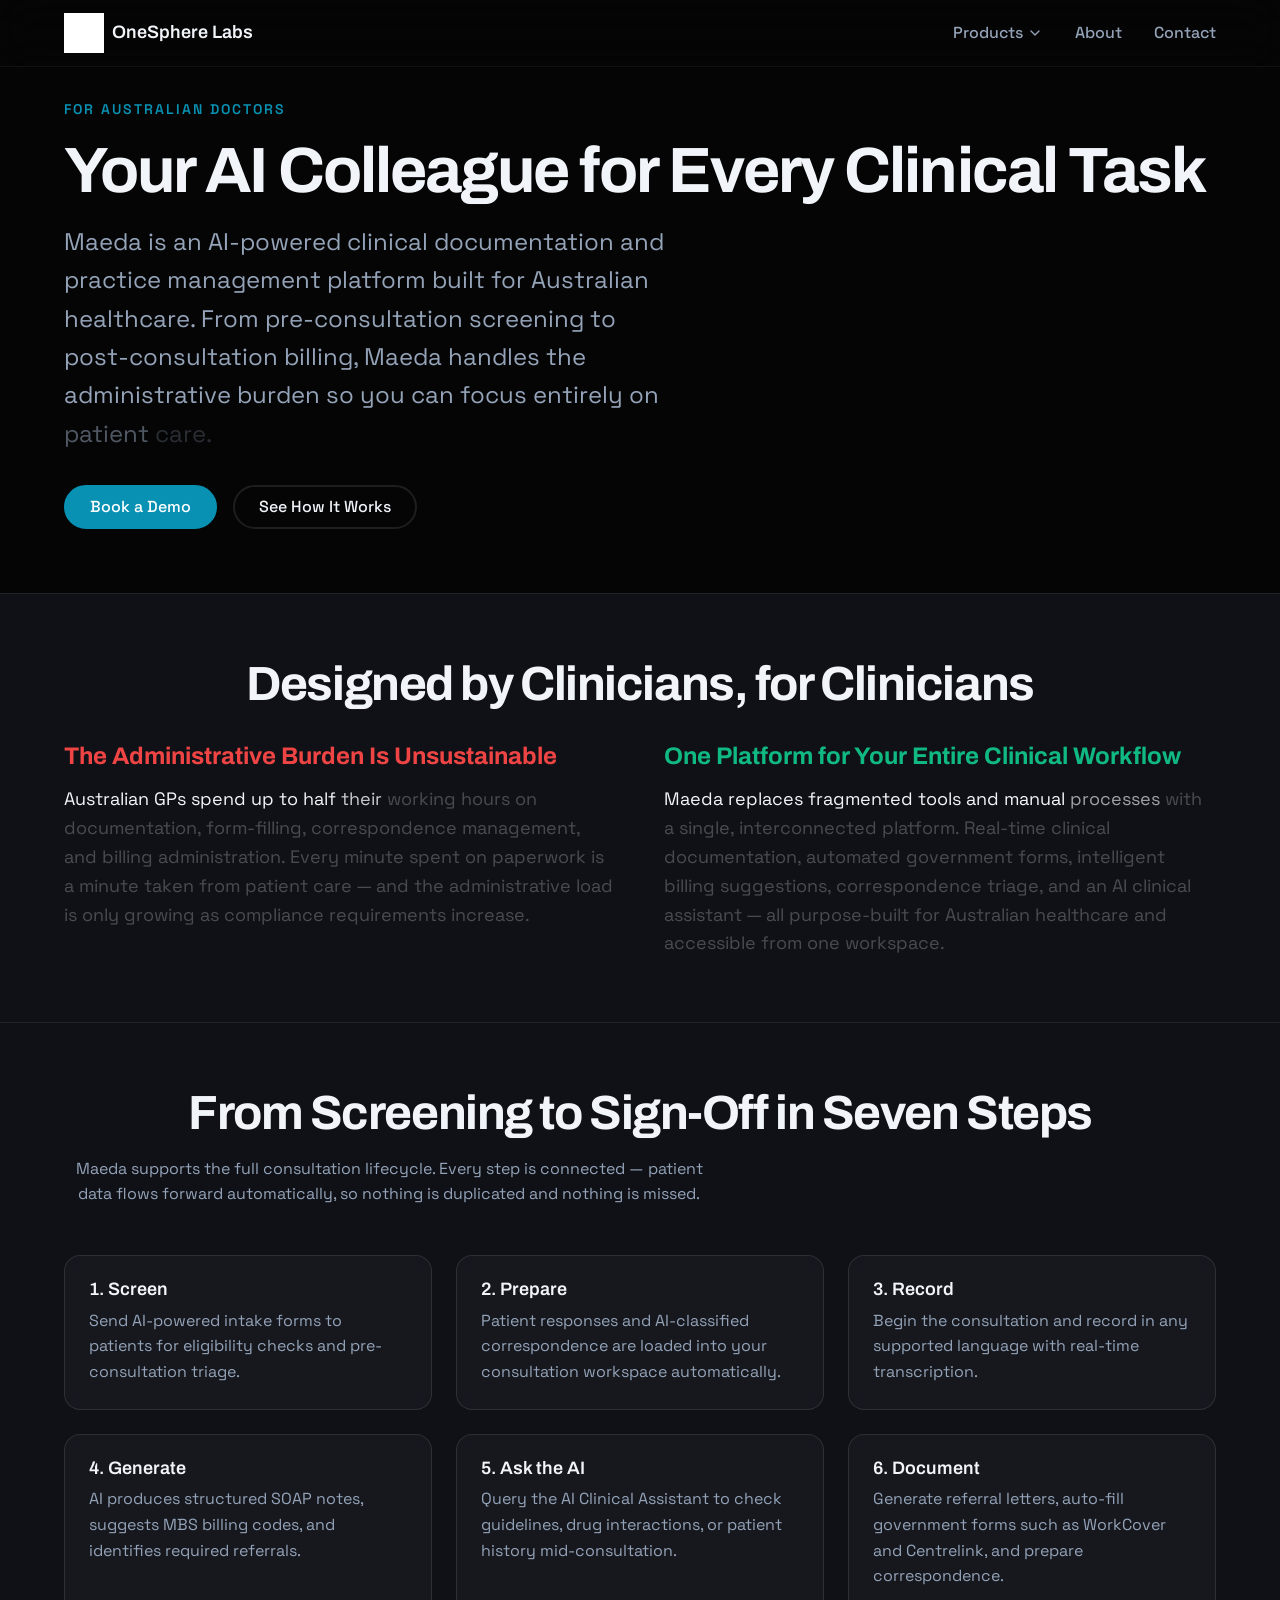
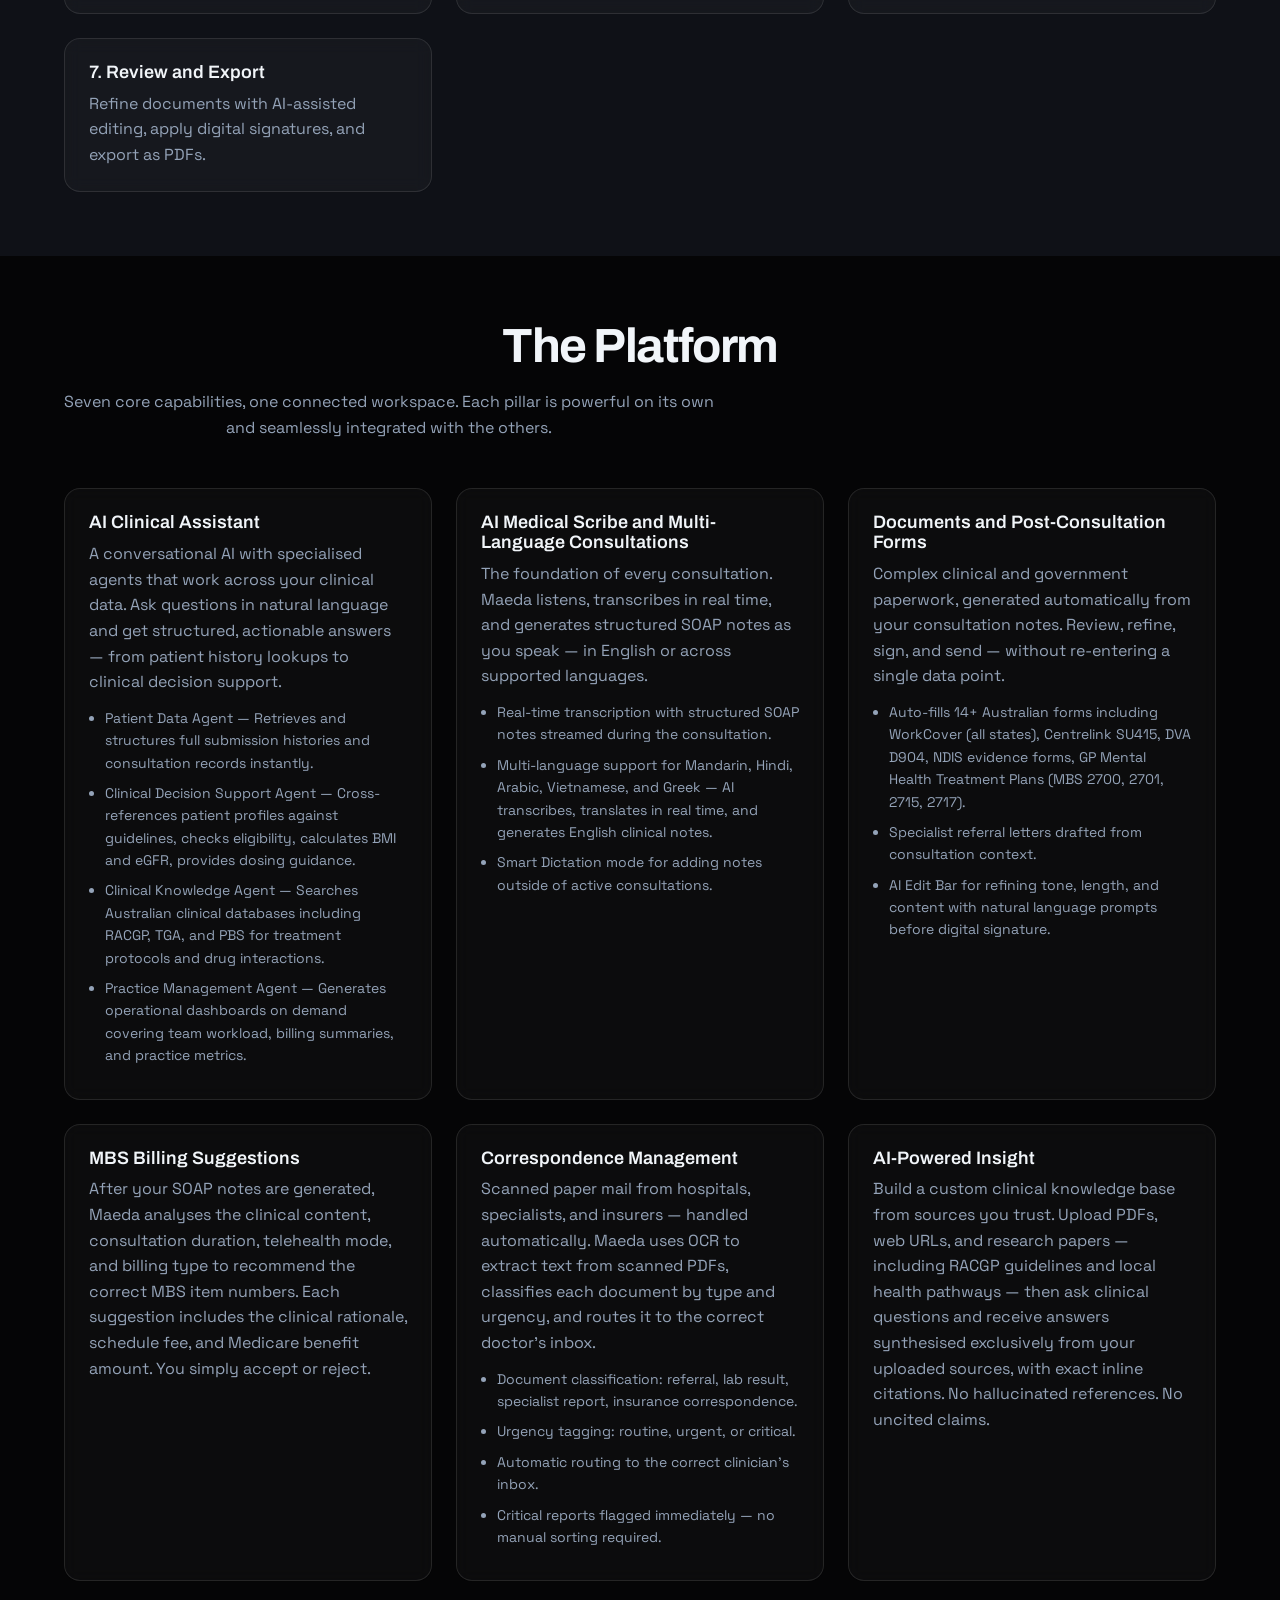
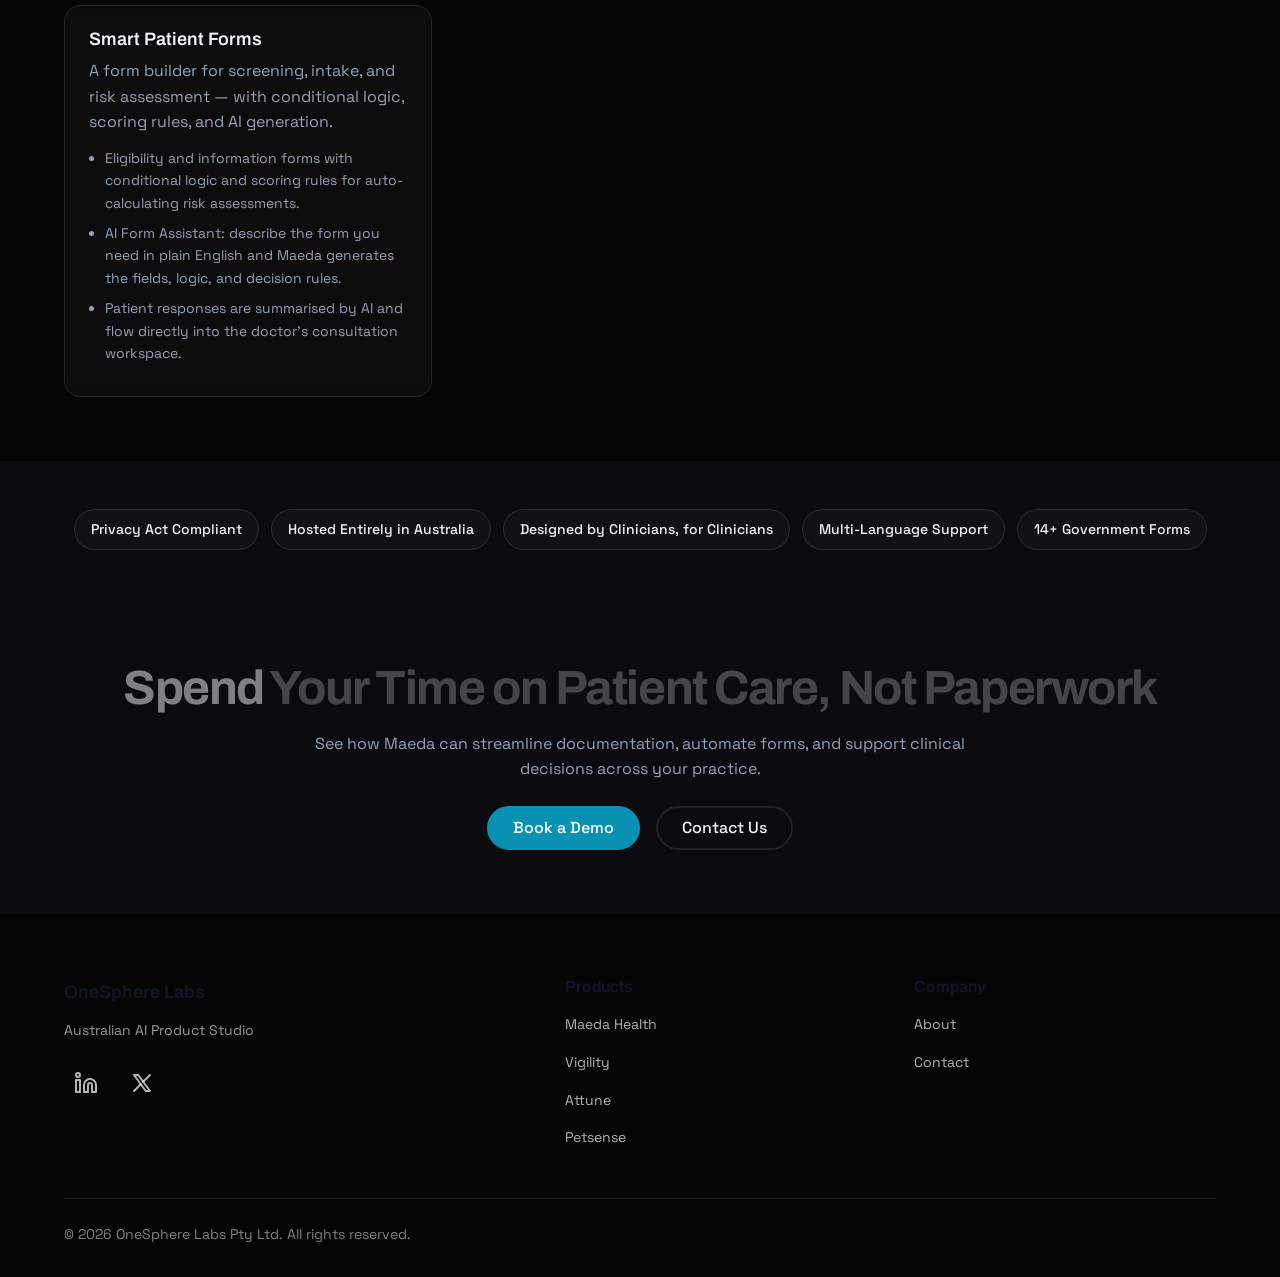
<file: products/maeda-health.html>
<!DOCTYPE html>
<html lang="en">
<head>
    <meta charset="UTF-8">
    <meta name="viewport" content="width=device-width, initial-scale=1.0">
    <title>Maeda Health — AI Clinical Documentation &amp; Practice Management for Australian Healthcare | OneSphere Labs</title>
    <meta name="description" content="AI clinical documentation and practice management for Australian GPs. Medical scribing, automated forms, MBS billing, correspondence management, and clinical decision support — one platform for your entire workflow.">
    <link rel="icon" type="image/png" href="/logo.png">
    <link rel="stylesheet" href="/css/tokens.css">
    <link rel="stylesheet" href="/css/base.css">
    <link rel="stylesheet" href="/css/nav.css">
    <link rel="stylesheet" href="/css/footer.css">
    <link rel="stylesheet" href="/css/effects.css">
    <link rel="stylesheet" href="/css/spotlight.css">
    <link rel="stylesheet" href="/css/product-page.css">
    <link href="https://fonts.googleapis.com/css2?family=Archivo:wght@300;400;500;600;700&family=Space+Grotesk:wght@300;400;500;600;700&display=swap" rel="stylesheet">
    <script type="application/ld+json">
    {
      "@context": "https://schema.org",
      "@type": "SoftwareApplication",
      "name": "Maeda Health",
      "description": "AI clinical documentation and practice management for Australian GPs. Medical scribing, automated forms, MBS billing, correspondence management, and clinical decision support — one platform for your entire workflow.",
      "url": "https://maedahealth.com",
      "applicationCategory": "HealthApplication",
      "offers": { "@type": "Offer", "availability": "https://schema.org/InStock" },
      "author": { "@type": "Organization", "name": "OneSphere Labs", "url": "https://onespherelabs.com.au" }
    }
    </script>
</head>
<body class="product--health">
    <a href="#main" class="sr-only">Skip to main content</a>
    <nav class="nav" role="navigation" aria-label="Main navigation">
      <div class="nav__container">
        <a href="/" class="nav__logo" aria-label="OneSphere Labs home"><img src="/logo.png" alt="OneSphere Labs" width="40" height="40"><span class="nav__logo-text">OneSphere Labs</span></a>
        <ul class="nav__menu" role="menubar">
          <li class="nav__item nav__item--dropdown" role="none" data-open="false">
            <button class="nav__link" role="menuitem" aria-haspopup="true" aria-expanded="false" id="products-trigger">Products <svg class="nav__chevron" width="16" height="16" viewBox="0 0 24 24" fill="none" stroke="currentColor" stroke-width="2" stroke-linecap="round" stroke-linejoin="round"><polyline points="6 9 12 15 18 9"></polyline></svg></button>
            <ul class="nav__dropdown" role="menu" aria-labelledby="products-trigger">
              <li role="none"><a href="/products/maeda-health.html" role="menuitem" class="nav__dropdown-item"><span class="nav__dropdown-name">Maeda Health</span><span class="nav__dropdown-desc">AI for Australian doctors</span></a></li>
              <li role="none"><a href="/products/vigility.html" role="menuitem" class="nav__dropdown-item"><span class="nav__dropdown-name">Vigility</span><span class="nav__dropdown-desc">Compliance for RTOs &amp; aged care</span></a></li>
              <li role="none"><a href="/products/attune.html" role="menuitem" class="nav__dropdown-item"><span class="nav__dropdown-name">Attune</span><span class="nav__dropdown-desc">AI coach for neurodivergent parenting</span></a></li>
              <li role="none"><a href="/products/petsense.html" role="menuitem" class="nav__dropdown-item"><span class="nav__dropdown-name">Petsense</span><span class="nav__dropdown-desc">Pet behaviour analysis</span></a></li>
            </ul>
          </li>
          <li class="nav__item" role="none"><a href="/about.html" class="nav__link" role="menuitem">About</a></li>
          <li class="nav__item" role="none"><a href="/contact.html" class="nav__link" role="menuitem">Contact</a></li>
        </ul>
        <button class="nav__hamburger" aria-label="Toggle menu" aria-expanded="false"><span></span><span></span><span></span></button>
      </div>
      <div class="nav__overlay" data-open="false"></div>
    </nav>

    <main id="main">

      <!-- Section 1: Hero -->
      <section class="product-hero">
        <div class="product-hero__container">
          <span class="product-hero__eyebrow animate-on-scroll">For Australian Doctors</span>
          <h1 class="product-hero__title animate-on-scroll">Your AI Colleague for Every Clinical Task</h1>
          <p class="product-hero__tagline" data-word-spotlight>Maeda is an AI-powered clinical documentation and practice management platform built for Australian healthcare. From pre-consultation screening to post-consultation billing, Maeda handles the administrative burden so you can focus entirely on patient care.</p>
          <div class="product-hero__actions animate-on-scroll">
            <a href="https://maedahealth.com" class="btn btn-cta" target="_blank" rel="noopener noreferrer">Book a Demo</a>
            <a href="#workflow" class="btn btn-secondary">See How It Works</a>
          </div>
        </div>
      </section>

      <!-- Section 2: Problem / Solution -->
      <section class="problem-solution">
        <div class="problem-solution__container">
          <div class="problem-solution__heading animate-on-scroll">
            <h2>Designed by Clinicians, for Clinicians</h2>
          </div>
          <div class="problem-solution__grid">
            <div class="problem-solution__col">
              <h3 class="animate-on-scroll"><span class="problem-label">The Administrative Burden Is Unsustainable</span></h3>
              <p data-word-spotlight>Australian GPs spend up to half their working hours on documentation, form-filling, correspondence management, and billing administration. Every minute spent on paperwork is a minute taken from patient care — and the administrative load is only growing as compliance requirements increase.</p>
            </div>
            <div class="problem-solution__col">
              <h3 class="animate-on-scroll" data-delay="100"><span class="solution-label">One Platform for Your Entire Clinical Workflow</span></h3>
              <p data-word-spotlight>Maeda replaces fragmented tools and manual processes with a single, interconnected platform. Real-time clinical documentation, automated government forms, intelligent billing suggestions, correspondence triage, and an AI clinical assistant — all purpose-built for Australian healthcare and accessible from one workspace.</p>
            </div>
          </div>
        </div>
      </section>

      <!-- Section 3: Workflow -->
      <section class="features" id="workflow" style="background-color: var(--card-bg);">
        <div class="features__container">
          <div class="features__header animate-on-scroll">
            <h2>From Screening to Sign-Off in Seven Steps</h2>
            <p>Maeda supports the full consultation lifecycle. Every step is connected — patient data flows forward automatically, so nothing is duplicated and nothing is missed.</p>
          </div>
          <div class="features__grid">
            <div class="feature-card animate-on-scroll" data-delay="0">
              <h4 class="feature-card__name">1. Screen</h4>
              <p class="feature-card__desc">Send AI-powered intake forms to patients for eligibility checks and pre-consultation triage.</p>
            </div>
            <div class="feature-card animate-on-scroll" data-delay="50">
              <h4 class="feature-card__name">2. Prepare</h4>
              <p class="feature-card__desc">Patient responses and AI-classified correspondence are loaded into your consultation workspace automatically.</p>
            </div>
            <div class="feature-card animate-on-scroll" data-delay="100">
              <h4 class="feature-card__name">3. Record</h4>
              <p class="feature-card__desc">Begin the consultation and record in any supported language with real-time transcription.</p>
            </div>
            <div class="feature-card animate-on-scroll" data-delay="150">
              <h4 class="feature-card__name">4. Generate</h4>
              <p class="feature-card__desc">AI produces structured SOAP notes, suggests MBS billing codes, and identifies required referrals.</p>
            </div>
            <div class="feature-card animate-on-scroll" data-delay="200">
              <h4 class="feature-card__name">5. Ask the AI</h4>
              <p class="feature-card__desc">Query the AI Clinical Assistant to check guidelines, drug interactions, or patient history mid-consultation.</p>
            </div>
            <div class="feature-card animate-on-scroll" data-delay="250">
              <h4 class="feature-card__name">6. Document</h4>
              <p class="feature-card__desc">Generate referral letters, auto-fill government forms such as WorkCover and Centrelink, and prepare correspondence.</p>
            </div>
            <div class="feature-card animate-on-scroll" data-delay="300">
              <h4 class="feature-card__name">7. Review and Export</h4>
              <p class="feature-card__desc">Refine documents with AI-assisted editing, apply digital signatures, and export as PDFs.</p>
            </div>
          </div>
        </div>
      </section>

      <!-- Section 4: The 7 Pillars -->
      <section class="features">
        <div class="features__container">
          <div class="features__header animate-on-scroll">
            <h2>The Platform</h2>
            <p>Seven core capabilities, one connected workspace. Each pillar is powerful on its own and seamlessly integrated with the others.</p>
          </div>
          <div class="features__grid">

            <div class="feature-card animate-on-scroll" data-delay="0">
              <h4 class="feature-card__name">AI Clinical Assistant</h4>
              <p class="feature-card__desc">A conversational AI with specialised agents that work across your clinical data. Ask questions in natural language and get structured, actionable answers — from patient history lookups to clinical decision support.</p>
              <ul class="feature-card__list">
                <li>Patient Data Agent — Retrieves and structures full submission histories and consultation records instantly.</li>
                <li>Clinical Decision Support Agent — Cross-references patient profiles against guidelines, checks eligibility, calculates BMI and eGFR, provides dosing guidance.</li>
                <li>Clinical Knowledge Agent — Searches Australian clinical databases including RACGP, TGA, and PBS for treatment protocols and drug interactions.</li>
                <li>Practice Management Agent — Generates operational dashboards on demand covering team workload, billing summaries, and practice metrics.</li>
              </ul>
            </div>

            <div class="feature-card animate-on-scroll" data-delay="50">
              <h4 class="feature-card__name">AI Medical Scribe and Multi-Language Consultations</h4>
              <p class="feature-card__desc">The foundation of every consultation. Maeda listens, transcribes in real time, and generates structured SOAP notes as you speak — in English or across supported languages.</p>
              <ul class="feature-card__list">
                <li>Real-time transcription with structured SOAP notes streamed during the consultation.</li>
                <li>Multi-language support for Mandarin, Hindi, Arabic, Vietnamese, and Greek — AI transcribes, translates in real time, and generates English clinical notes.</li>
                <li>Smart Dictation mode for adding notes outside of active consultations.</li>
              </ul>
            </div>

            <div class="feature-card animate-on-scroll" data-delay="100">
              <h4 class="feature-card__name">Documents and Post-Consultation Forms</h4>
              <p class="feature-card__desc">Complex clinical and government paperwork, generated automatically from your consultation notes. Review, refine, sign, and send — without re-entering a single data point.</p>
              <ul class="feature-card__list">
                <li>Auto-fills 14+ Australian forms including WorkCover (all states), Centrelink SU415, DVA D904, NDIS evidence forms, GP Mental Health Treatment Plans (MBS 2700, 2701, 2715, 2717).</li>
                <li>Specialist referral letters drafted from consultation context.</li>
                <li>AI Edit Bar for refining tone, length, and content with natural language prompts before digital signature.</li>
              </ul>
            </div>

            <div class="feature-card animate-on-scroll" data-delay="150">
              <h4 class="feature-card__name">MBS Billing Suggestions</h4>
              <p class="feature-card__desc">After your SOAP notes are generated, Maeda analyses the clinical content, consultation duration, telehealth mode, and billing type to recommend the correct MBS item numbers. Each suggestion includes the clinical rationale, schedule fee, and Medicare benefit amount. You simply accept or reject.</p>
            </div>

            <div class="feature-card animate-on-scroll" data-delay="200">
              <h4 class="feature-card__name">Correspondence Management</h4>
              <p class="feature-card__desc">Scanned paper mail from hospitals, specialists, and insurers — handled automatically. Maeda uses OCR to extract text from scanned PDFs, classifies each document by type and urgency, and routes it to the correct doctor's inbox.</p>
              <ul class="feature-card__list">
                <li>Document classification: referral, lab result, specialist report, insurance correspondence.</li>
                <li>Urgency tagging: routine, urgent, or critical.</li>
                <li>Automatic routing to the correct clinician's inbox.</li>
                <li>Critical reports flagged immediately — no manual sorting required.</li>
              </ul>
            </div>

            <div class="feature-card animate-on-scroll" data-delay="250">
              <h4 class="feature-card__name">AI-Powered Insight</h4>
              <p class="feature-card__desc">Build a custom clinical knowledge base from sources you trust. Upload PDFs, web URLs, and research papers — including RACGP guidelines and local health pathways — then ask clinical questions and receive answers synthesised exclusively from your uploaded sources, with exact inline citations. No hallucinated references. No uncited claims.</p>
            </div>

            <div class="feature-card animate-on-scroll" data-delay="300">
              <h4 class="feature-card__name">Smart Patient Forms</h4>
              <p class="feature-card__desc">A form builder for screening, intake, and risk assessment — with conditional logic, scoring rules, and AI generation.</p>
              <ul class="feature-card__list">
                <li>Eligibility and information forms with conditional logic and scoring rules for auto-calculating risk assessments.</li>
                <li>AI Form Assistant: describe the form you need in plain English and Maeda generates the fields, logic, and decision rules.</li>
                <li>Patient responses are summarised by AI and flow directly into the doctor's consultation workspace.</li>
              </ul>
            </div>

          </div>
        </div>
      </section>

      <!-- Section 5: Trust -->
      <section class="product-trust">
        <div class="product-trust__container animate-on-scroll">
          <div class="product-trust__badges">
            <span class="product-trust__badge">Privacy Act Compliant</span>
            <span class="product-trust__badge">Hosted Entirely in Australia</span>
            <span class="product-trust__badge">Designed by Clinicians, for Clinicians</span>
            <span class="product-trust__badge">Multi-Language Support</span>
            <span class="product-trust__badge">14+ Government Forms</span>
          </div>
        </div>
      </section>

      <!-- Section 6: CTA -->
      <section class="product-cta">
        <div class="product-cta__container">
          <h2 data-word-spotlight>Spend Your Time on Patient Care, Not Paperwork</h2>
          <p class="animate-on-scroll">See how Maeda can streamline documentation, automate forms, and support clinical decisions across your practice.</p>
          <div class="animate-on-scroll" style="display: flex; gap: var(--space-4); justify-content: center; flex-wrap: wrap;">
            <a href="https://maedahealth.com" class="btn btn-cta" target="_blank" rel="noopener noreferrer">Book a Demo</a>
            <a href="/contact.html" class="btn btn-secondary">Contact Us</a>
          </div>
        </div>
      </section>

    </main>

    <footer class="footer" role="contentinfo">
      <div class="footer__container">
        <div class="footer__grid">
          <div class="footer__brand">
            <span class="footer__brand-name">OneSphere Labs</span>
            <p class="footer__tagline">Australian AI Product Studio</p>
            <div class="footer__social">
              <a href="https://linkedin.com/company/onespherelabs" aria-label="LinkedIn" target="_blank" rel="noopener"><svg width="24" height="24" viewBox="0 0 24 24" fill="none" stroke="currentColor" stroke-width="2" stroke-linecap="round" stroke-linejoin="round"><path d="M16 8a6 6 0 0 1 6 6v7h-4v-7a2 2 0 0 0-2-2 2 2 0 0 0-2 2v7h-4v-7a6 6 0 0 1 6-6z"/><rect width="4" height="12" x="2" y="9"/><circle cx="4" cy="4" r="2"/></svg></a>
              <a href="https://x.com/onespherelabs" aria-label="X (Twitter)" target="_blank" rel="noopener"><svg width="24" height="24" viewBox="0 0 24 24" fill="none" stroke="currentColor" stroke-width="2" stroke-linecap="round" stroke-linejoin="round"><path d="M4 4l11.733 16h4.267l-11.733 -16z"/><path d="M4 20l6.768 -6.768m2.46 -2.46l6.772 -6.772"/></svg></a>
            </div>
          </div>
          <div class="footer__column">
            <h3 class="footer__heading">Products</h3>
            <ul class="footer__links">
              <li><a href="/products/maeda-health.html">Maeda Health</a></li>
              <li><a href="/products/vigility.html">Vigility</a></li>
              <li><a href="/products/attune.html">Attune</a></li>
              <li><a href="/products/petsense.html">Petsense</a></li>
            </ul>
          </div>
          <div class="footer__column">
            <h3 class="footer__heading">Company</h3>
            <ul class="footer__links">
              <li><a href="/about.html">About</a></li>
              <li><a href="/contact.html">Contact</a></li>
            </ul>
          </div>
        </div>
        <div class="footer__bottom">
          <p>&copy; 2026 OneSphere Labs Pty Ltd. All rights reserved.</p>
        </div>
      </div>
    </footer>
    <script src="/js/nav.js"></script>
    <script src="/js/animations.js"></script>
    <script src="/js/spotlight.js"></script>
    <script src="/js/glow.js"></script>
</body>
</html>
</file>
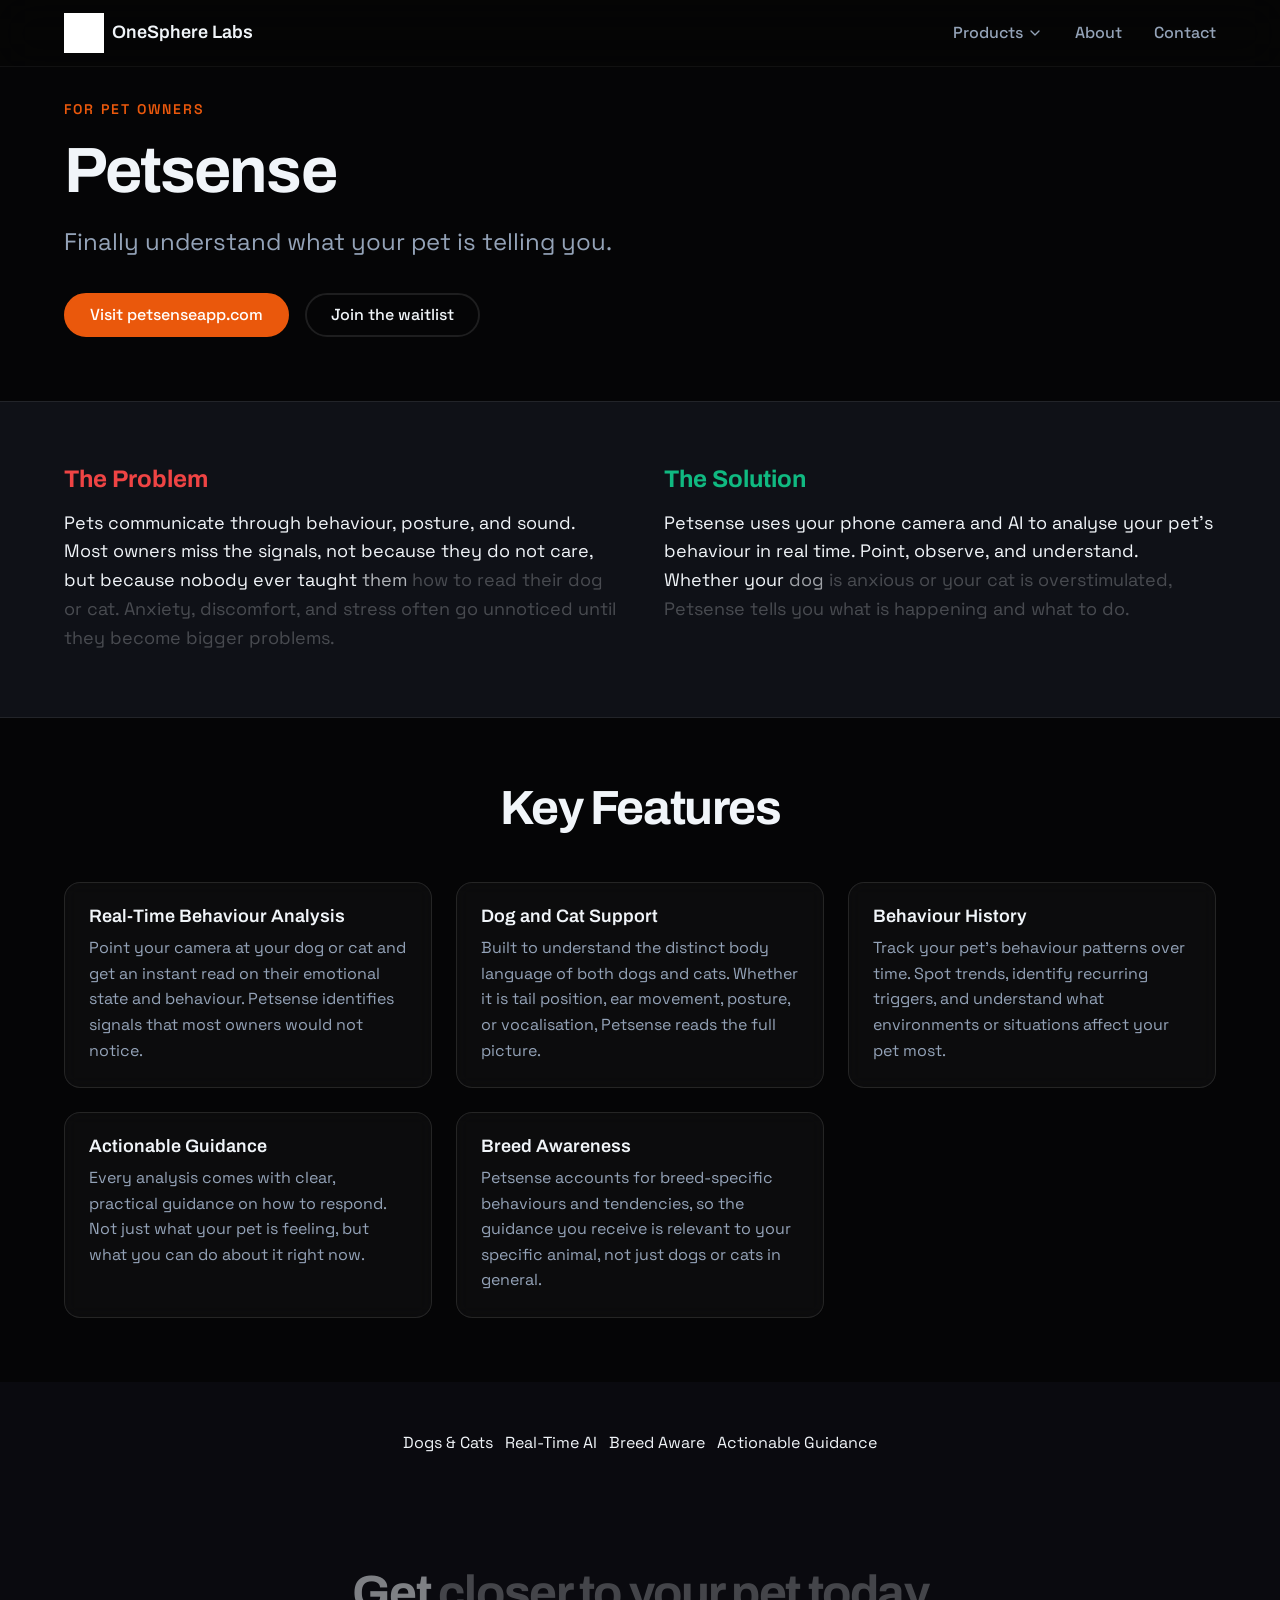
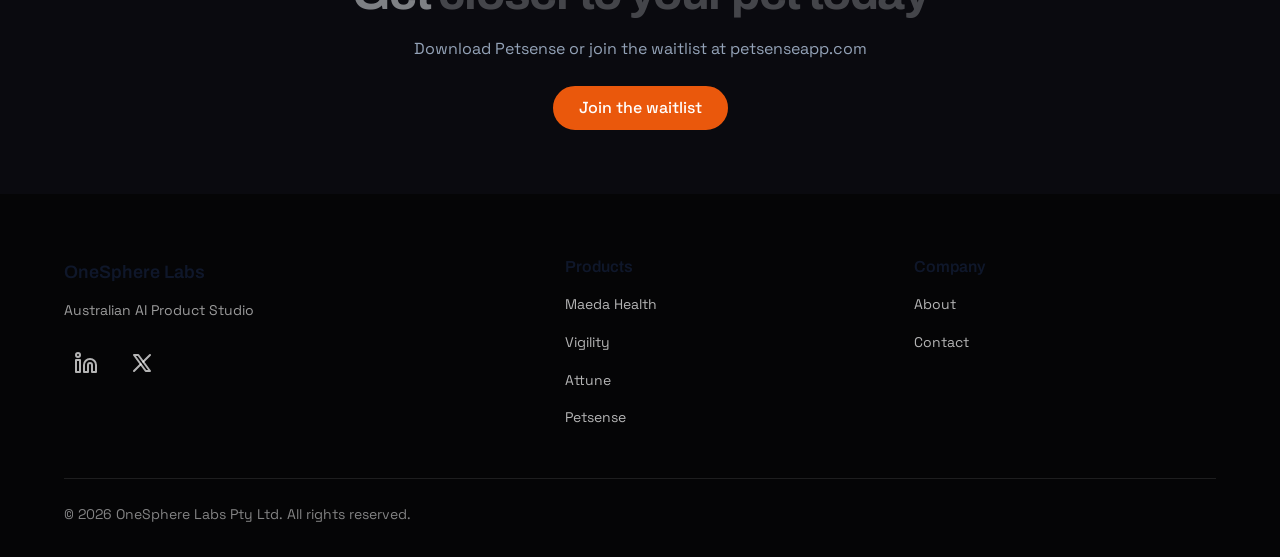
<file: products/petsense.html>
<!DOCTYPE html>
<html lang="en">
<head>
    <meta charset="UTF-8">
    <meta name="viewport" content="width=device-width, initial-scale=1.0">
    <title>Petsense — AI Pet Behaviour Analysis | OneSphere Labs</title>
    <meta name="description" content="Understand what your pet is telling you with real-time AI behaviour analysis for dogs and cats. Breed-aware, actionable guidance.">
    <link rel="icon" type="image/png" href="/logo.png">
    <link rel="stylesheet" href="/css/tokens.css">
    <link rel="stylesheet" href="/css/base.css">
    <link rel="stylesheet" href="/css/nav.css">
    <link rel="stylesheet" href="/css/footer.css">
    <link rel="stylesheet" href="/css/effects.css">
    <link rel="stylesheet" href="/css/spotlight.css">
    <link rel="stylesheet" href="/css/product-page.css">
    <link href="https://fonts.googleapis.com/css2?family=Archivo:wght@300;400;500;600;700&family=Space+Grotesk:wght@300;400;500;600;700&display=swap" rel="stylesheet">
    <script type="application/ld+json">
    {
      "@context": "https://schema.org",
      "@type": "SoftwareApplication",
      "name": "Petsense",
      "description": "Understand what your pet is telling you with real-time AI behaviour analysis for dogs and cats. Breed-aware, actionable guidance.",
      "url": "https://petsenseapp.com",
      "applicationCategory": "LifestyleApplication",
      "operatingSystem": "iOS, Android",
      "offers": { "@type": "Offer", "availability": "https://schema.org/PreOrder" },
      "author": { "@type": "Organization", "name": "OneSphere Labs", "url": "https://onespherelabs.com.au" }
    }
    </script>
</head>
<body class="product--pet">
    <a href="#main" class="sr-only">Skip to main content</a>
    <nav class="nav" role="navigation" aria-label="Main navigation">
      <div class="nav__container">
        <a href="/" class="nav__logo" aria-label="OneSphere Labs home"><img src="/logo.png" alt="OneSphere Labs" width="40" height="40"><span class="nav__logo-text">OneSphere Labs</span></a>
        <ul class="nav__menu" role="menubar">
          <li class="nav__item nav__item--dropdown" role="none" data-open="false">
            <button class="nav__link" role="menuitem" aria-haspopup="true" aria-expanded="false" id="products-trigger">Products <svg class="nav__chevron" width="16" height="16" viewBox="0 0 24 24" fill="none" stroke="currentColor" stroke-width="2" stroke-linecap="round" stroke-linejoin="round"><polyline points="6 9 12 15 18 9"></polyline></svg></button>
            <ul class="nav__dropdown" role="menu" aria-labelledby="products-trigger">
              <li role="none"><a href="/products/maeda-health.html" role="menuitem" class="nav__dropdown-item"><span class="nav__dropdown-name">Maeda Health</span><span class="nav__dropdown-desc">AI for Australian doctors</span></a></li>
              <li role="none"><a href="/products/vigility.html" role="menuitem" class="nav__dropdown-item"><span class="nav__dropdown-name">Vigility</span><span class="nav__dropdown-desc">Compliance for RTOs & aged care</span></a></li>
              <li role="none"><a href="/products/attune.html" role="menuitem" class="nav__dropdown-item"><span class="nav__dropdown-name">Attune</span><span class="nav__dropdown-desc">AI coach for neurodivergent parenting</span></a></li>
              <li role="none"><a href="/products/petsense.html" role="menuitem" class="nav__dropdown-item"><span class="nav__dropdown-name">Petsense</span><span class="nav__dropdown-desc">Pet behaviour analysis</span></a></li>
            </ul>
          </li>
          <li class="nav__item" role="none"><a href="/about.html" class="nav__link" role="menuitem">About</a></li>
          <li class="nav__item" role="none"><a href="/contact.html" class="nav__link" role="menuitem">Contact</a></li>
        </ul>
        <button class="nav__hamburger" aria-label="Toggle menu" aria-expanded="false"><span></span><span></span><span></span></button>
      </div>
      <div class="nav__overlay" data-open="false"></div>
    </nav>

    <main id="main">
      <!-- Product Hero -->
      <section class="product-hero">
        <div class="product-hero__container">
          <span class="product-hero__eyebrow animate-on-scroll">For Pet Owners</span>
          <h1 class="product-hero__title animate-on-scroll">Petsense</h1>
          <p class="product-hero__tagline" data-word-spotlight>Finally understand what your pet is telling you.</p>
          <div class="product-hero__actions animate-on-scroll">
            <a href="https://petsenseapp.com" class="btn btn-cta" target="_blank" rel="noopener noreferrer">Visit petsenseapp.com</a>
            <a href="https://petsenseapp.com" class="btn btn-secondary">Join the waitlist</a>
          </div>
        </div>
      </section>

      <!-- Problem / Solution -->
      <section class="problem-solution">
        <div class="problem-solution__container">
          <div class="problem-solution__grid">
            <div class="problem-solution__col">
              <h3 class="animate-on-scroll"><span class="problem-label">The Problem</span></h3>
              <p data-word-spotlight>Pets communicate through behaviour, posture, and sound. Most owners miss the signals, not because they do not care, but because nobody ever taught them how to read their dog or cat. Anxiety, discomfort, and stress often go unnoticed until they become bigger problems.</p>
            </div>
            <div class="problem-solution__col">
              <h3 class="animate-on-scroll" data-delay="100"><span class="solution-label">The Solution</span></h3>
              <p data-word-spotlight>Petsense uses your phone camera and AI to analyse your pet's behaviour in real time. Point, observe, and understand. Whether your dog is anxious or your cat is overstimulated, Petsense tells you what is happening and what to do.</p>
            </div>
          </div>
        </div>
      </section>

      <!-- Features -->
      <section class="features">
        <div class="features__container">
          <div class="features__header animate-on-scroll">
            <h2>Key Features</h2>
          </div>
          <div class="features__grid">
            <div class="feature-card animate-on-scroll" data-delay="0">
              <h4 class="feature-card__name">Real-Time Behaviour Analysis</h4>
              <p class="feature-card__desc">Point your camera at your dog or cat and get an instant read on their emotional state and behaviour. Petsense identifies signals that most owners would not notice.</p>
            </div>
            <div class="feature-card animate-on-scroll" data-delay="50">
              <h4 class="feature-card__name">Dog and Cat Support</h4>
              <p class="feature-card__desc">Built to understand the distinct body language of both dogs and cats. Whether it is tail position, ear movement, posture, or vocalisation, Petsense reads the full picture.</p>
            </div>
            <div class="feature-card animate-on-scroll" data-delay="100">
              <h4 class="feature-card__name">Behaviour History</h4>
              <p class="feature-card__desc">Track your pet's behaviour patterns over time. Spot trends, identify recurring triggers, and understand what environments or situations affect your pet most.</p>
            </div>
            <div class="feature-card animate-on-scroll" data-delay="150">
              <h4 class="feature-card__name">Actionable Guidance</h4>
              <p class="feature-card__desc">Every analysis comes with clear, practical guidance on how to respond. Not just what your pet is feeling, but what you can do about it right now.</p>
            </div>
            <div class="feature-card animate-on-scroll" data-delay="200">
              <h4 class="feature-card__name">Breed Awareness</h4>
              <p class="feature-card__desc">Petsense accounts for breed-specific behaviours and tendencies, so the guidance you receive is relevant to your specific animal, not just dogs or cats in general.</p>
            </div>
          </div>
        </div>
      </section>

      <!-- Trust -->
      <section class="product-trust">
        <div class="product-trust__container animate-on-scroll">
          <div class="product-trust__badges">
            <span class="trust-badge">Dogs & Cats</span>
            <span class="trust-badge">Real-Time AI</span>
            <span class="trust-badge">Breed Aware</span>
            <span class="trust-badge">Actionable Guidance</span>
          </div>
        </div>
      </section>

      <!-- CTA -->
      <section class="product-cta">
        <div class="product-cta__container">
          <h2 data-word-spotlight>Get closer to your pet today</h2>
          <p class="animate-on-scroll">Download Petsense or join the waitlist at petsenseapp.com</p>
          <a href="https://petsenseapp.com" class="btn btn-cta animate-on-scroll" target="_blank" rel="noopener noreferrer">Join the waitlist</a>
        </div>
      </section>
    </main>

    <footer class="footer" role="contentinfo">
      <div class="footer__container">
        <div class="footer__grid">
          <div class="footer__brand">
            <span class="footer__brand-name">OneSphere Labs</span>
            <p class="footer__tagline">Australian AI Product Studio</p>
            <div class="footer__social">
              <a href="https://linkedin.com/company/onespherelabs" aria-label="LinkedIn" target="_blank" rel="noopener"><svg width="24" height="24" viewBox="0 0 24 24" fill="none" stroke="currentColor" stroke-width="2" stroke-linecap="round" stroke-linejoin="round"><path d="M16 8a6 6 0 0 1 6 6v7h-4v-7a2 2 0 0 0-2-2 2 2 0 0 0-2 2v7h-4v-7a6 6 0 0 1 6-6z"/><rect width="4" height="12" x="2" y="9"/><circle cx="4" cy="4" r="2"/></svg></a>
              <a href="https://x.com/onespherelabs" aria-label="X (Twitter)" target="_blank" rel="noopener"><svg width="24" height="24" viewBox="0 0 24 24" fill="none" stroke="currentColor" stroke-width="2" stroke-linecap="round" stroke-linejoin="round"><path d="M4 4l11.733 16h4.267l-11.733 -16z"/><path d="M4 20l6.768 -6.768m2.46 -2.46l6.772 -6.772"/></svg></a>
            </div>
          </div>
          <div class="footer__column">
            <h3 class="footer__heading">Products</h3>
            <ul class="footer__links">
              <li><a href="/products/maeda-health.html">Maeda Health</a></li>
              <li><a href="/products/vigility.html">Vigility</a></li>
              <li><a href="/products/attune.html">Attune</a></li>
              <li><a href="/products/petsense.html">Petsense</a></li>
            </ul>
          </div>
          <div class="footer__column">
            <h3 class="footer__heading">Company</h3>
            <ul class="footer__links">
              <li><a href="/about.html">About</a></li>
              <li><a href="/contact.html">Contact</a></li>
            </ul>
          </div>
        </div>
        <div class="footer__bottom">
          <p>&copy; 2026 OneSphere Labs Pty Ltd. All rights reserved.</p>
        </div>
      </div>
    </footer>
    <script src="/js/nav.js"></script>
    <script src="/js/animations.js"></script>
    <script src="/js/spotlight.js"></script>
    <script src="/js/glow.js"></script>
</body>
</html>
</file>
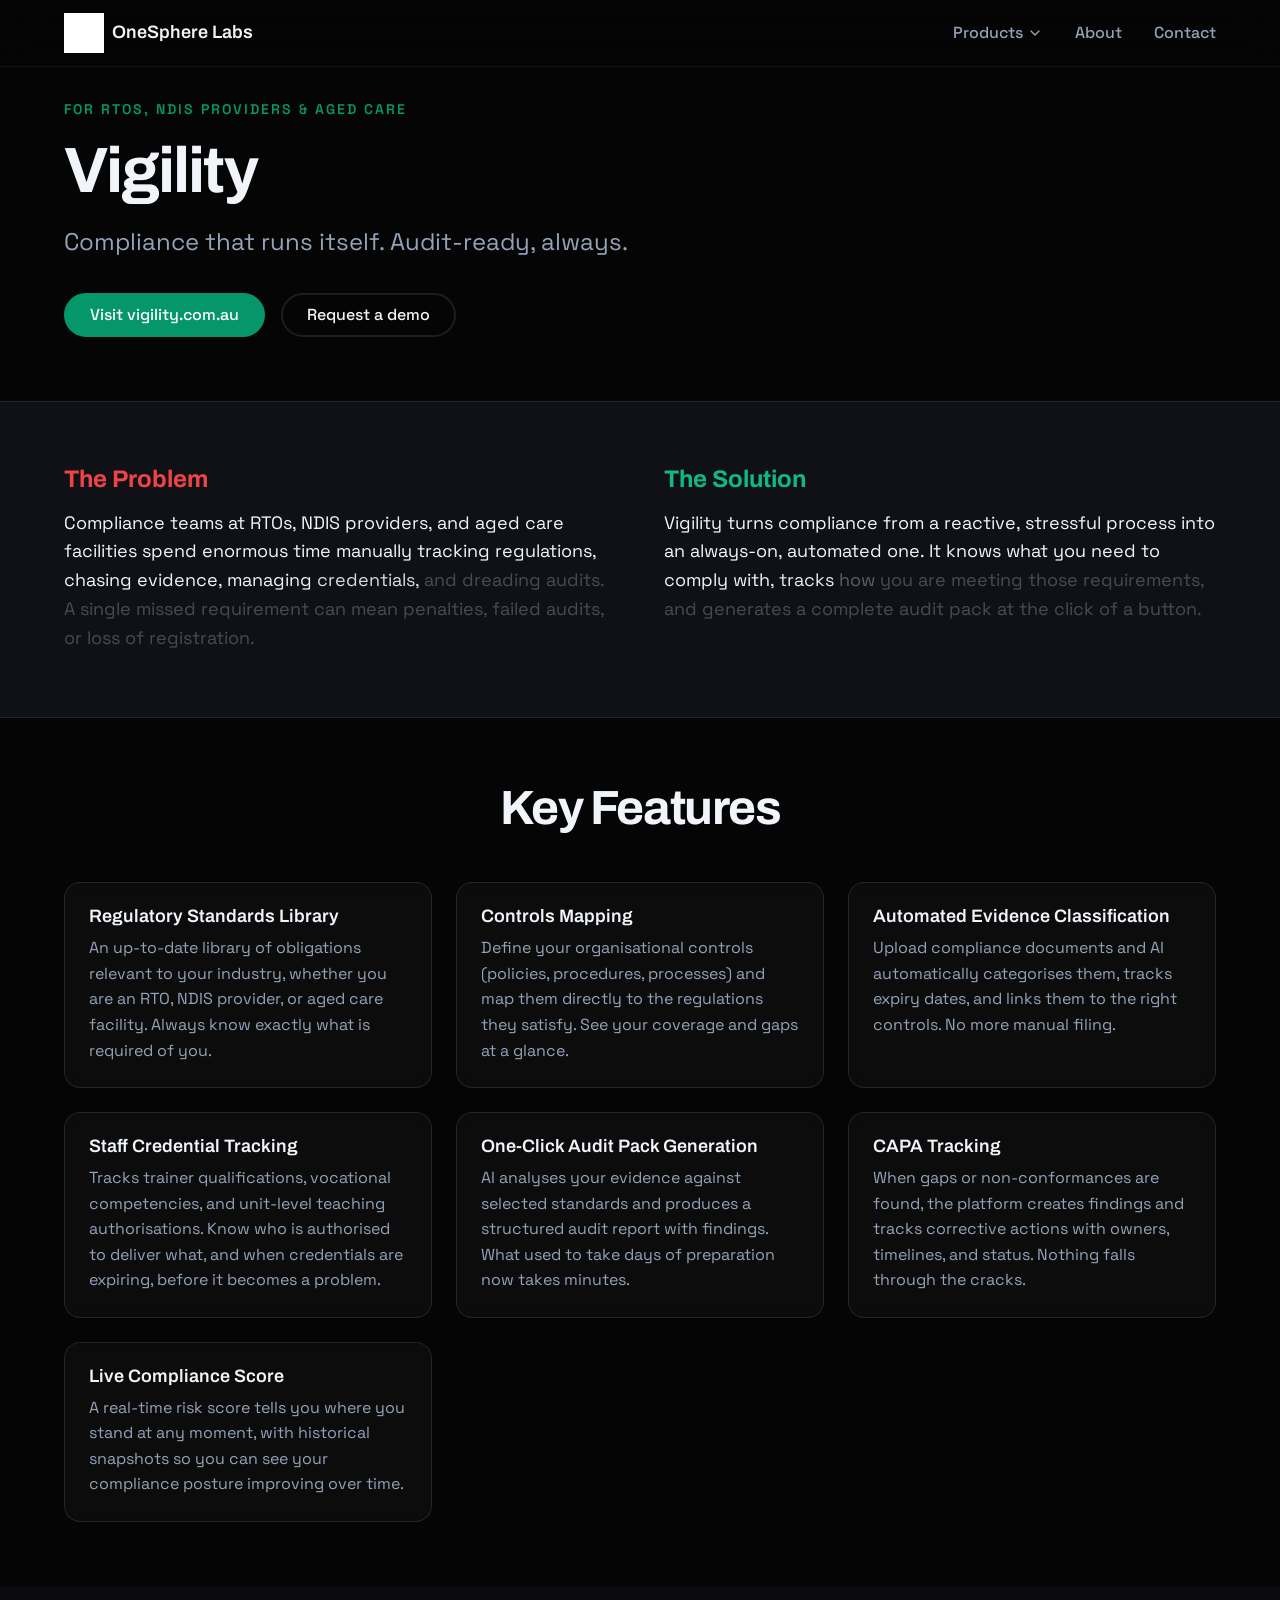
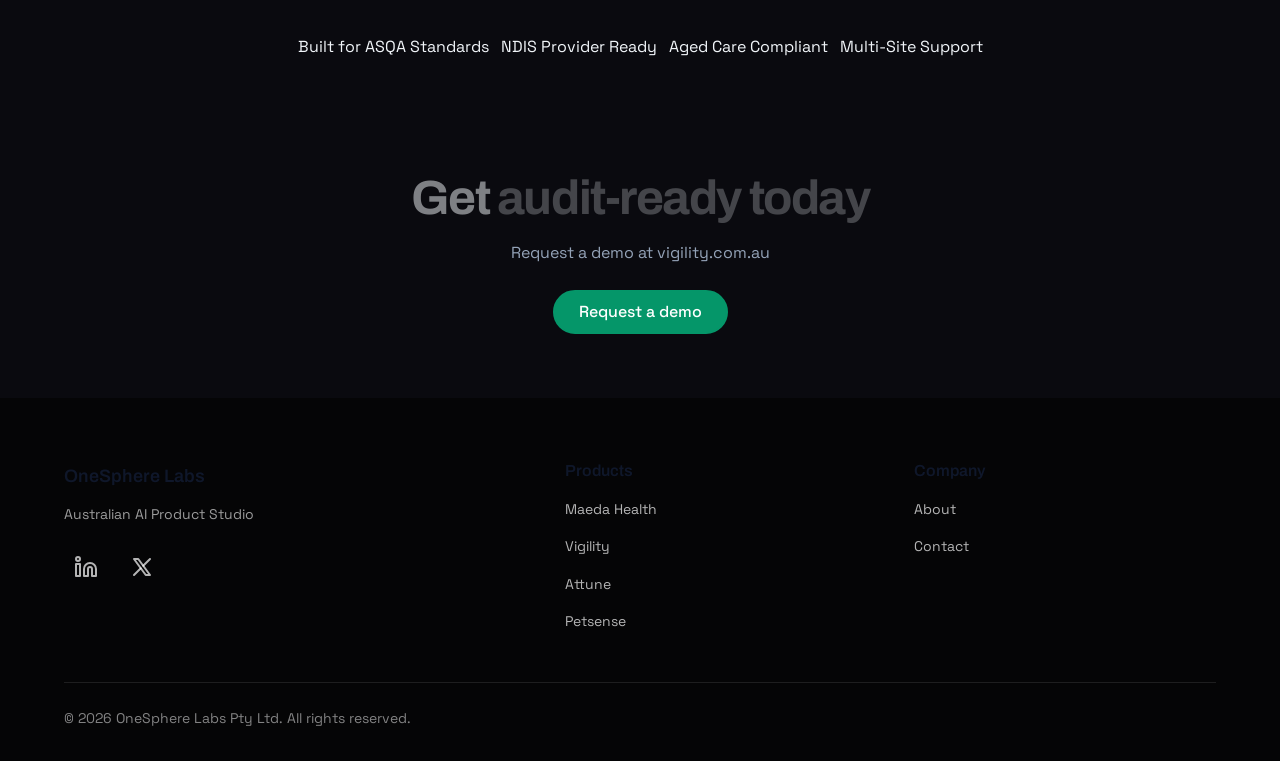
<file: products/vigility.html>
<!DOCTYPE html>
<html lang="en">
<head>
    <meta charset="UTF-8">
    <meta name="viewport" content="width=device-width, initial-scale=1.0">
    <title>Vigility — Compliance Automation for RTOs & Aged Care | OneSphere Labs</title>
    <meta name="description" content="Automated compliance platform for RTOs, NDIS providers, and aged care facilities. Regulatory tracking, evidence classification, one-click audit pack generation.">
    <link rel="icon" type="image/png" href="/logo.png">
    <link rel="stylesheet" href="/css/tokens.css">
    <link rel="stylesheet" href="/css/base.css">
    <link rel="stylesheet" href="/css/nav.css">
    <link rel="stylesheet" href="/css/footer.css">
    <link rel="stylesheet" href="/css/effects.css">
    <link rel="stylesheet" href="/css/spotlight.css">
    <link rel="stylesheet" href="/css/product-page.css">
    <link href="https://fonts.googleapis.com/css2?family=Archivo:wght@300;400;500;600;700&family=Space+Grotesk:wght@300;400;500;600;700&display=swap" rel="stylesheet">
    <script type="application/ld+json">
    {
      "@context": "https://schema.org",
      "@type": "SoftwareApplication",
      "name": "Vigility",
      "description": "Automated compliance platform for RTOs, NDIS providers, and aged care facilities. Regulatory tracking, evidence classification, one-click audit pack generation.",
      "url": "https://vigility.com.au",
      "applicationCategory": "BusinessApplication",
      "offers": { "@type": "Offer", "availability": "https://schema.org/InStock" },
      "author": { "@type": "Organization", "name": "OneSphere Labs", "url": "https://onespherelabs.com.au" }
    }
    </script>
</head>
<body class="product--compliance">
    <a href="#main" class="sr-only">Skip to main content</a>
    <nav class="nav" role="navigation" aria-label="Main navigation">
      <div class="nav__container">
        <a href="/" class="nav__logo" aria-label="OneSphere Labs home"><img src="/logo.png" alt="OneSphere Labs" width="40" height="40"><span class="nav__logo-text">OneSphere Labs</span></a>
        <ul class="nav__menu" role="menubar">
          <li class="nav__item nav__item--dropdown" role="none" data-open="false">
            <button class="nav__link" role="menuitem" aria-haspopup="true" aria-expanded="false" id="products-trigger">Products <svg class="nav__chevron" width="16" height="16" viewBox="0 0 24 24" fill="none" stroke="currentColor" stroke-width="2" stroke-linecap="round" stroke-linejoin="round"><polyline points="6 9 12 15 18 9"></polyline></svg></button>
            <ul class="nav__dropdown" role="menu" aria-labelledby="products-trigger">
              <li role="none"><a href="/products/maeda-health.html" role="menuitem" class="nav__dropdown-item"><span class="nav__dropdown-name">Maeda Health</span><span class="nav__dropdown-desc">AI for Australian doctors</span></a></li>
              <li role="none"><a href="/products/vigility.html" role="menuitem" class="nav__dropdown-item"><span class="nav__dropdown-name">Vigility</span><span class="nav__dropdown-desc">Compliance for RTOs & aged care</span></a></li>
              <li role="none"><a href="/products/attune.html" role="menuitem" class="nav__dropdown-item"><span class="nav__dropdown-name">Attune</span><span class="nav__dropdown-desc">AI coach for neurodivergent parenting</span></a></li>
              <li role="none"><a href="/products/petsense.html" role="menuitem" class="nav__dropdown-item"><span class="nav__dropdown-name">Petsense</span><span class="nav__dropdown-desc">Pet behaviour analysis</span></a></li>
            </ul>
          </li>
          <li class="nav__item" role="none"><a href="/about.html" class="nav__link" role="menuitem">About</a></li>
          <li class="nav__item" role="none"><a href="/contact.html" class="nav__link" role="menuitem">Contact</a></li>
        </ul>
        <button class="nav__hamburger" aria-label="Toggle menu" aria-expanded="false"><span></span><span></span><span></span></button>
      </div>
      <div class="nav__overlay" data-open="false"></div>
    </nav>

    <main id="main">
      <!-- Product Hero -->
      <section class="product-hero">
        <div class="product-hero__container">
          <span class="product-hero__eyebrow animate-on-scroll">For RTOs, NDIS Providers & Aged Care</span>
          <h1 class="product-hero__title animate-on-scroll">Vigility</h1>
          <p class="product-hero__tagline" data-word-spotlight>Compliance that runs itself. Audit-ready, always.</p>
          <div class="product-hero__actions animate-on-scroll">
            <a href="https://vigility.com.au" class="btn btn-cta" target="_blank" rel="noopener noreferrer">Visit vigility.com.au</a>
            <a href="https://vigility.com.au" class="btn btn-secondary">Request a demo</a>
          </div>
        </div>
      </section>

      <!-- Problem / Solution -->
      <section class="problem-solution">
        <div class="problem-solution__container">
          <div class="problem-solution__grid">
            <div class="problem-solution__col">
              <h3 class="animate-on-scroll"><span class="problem-label">The Problem</span></h3>
              <p data-word-spotlight>Compliance teams at RTOs, NDIS providers, and aged care facilities spend enormous time manually tracking regulations, chasing evidence, managing credentials, and dreading audits. A single missed requirement can mean penalties, failed audits, or loss of registration.</p>
            </div>
            <div class="problem-solution__col">
              <h3 class="animate-on-scroll" data-delay="100"><span class="solution-label">The Solution</span></h3>
              <p data-word-spotlight>Vigility turns compliance from a reactive, stressful process into an always-on, automated one. It knows what you need to comply with, tracks how you are meeting those requirements, and generates a complete audit pack at the click of a button.</p>
            </div>
          </div>
        </div>
      </section>

      <!-- Features -->
      <section class="features">
        <div class="features__container">
          <div class="features__header animate-on-scroll">
            <h2>Key Features</h2>
          </div>
          <div class="features__grid">
            <div class="feature-card animate-on-scroll" data-delay="0">
              <h4 class="feature-card__name">Regulatory Standards Library</h4>
              <p class="feature-card__desc">An up-to-date library of obligations relevant to your industry, whether you are an RTO, NDIS provider, or aged care facility. Always know exactly what is required of you.</p>
            </div>
            <div class="feature-card animate-on-scroll" data-delay="50">
              <h4 class="feature-card__name">Controls Mapping</h4>
              <p class="feature-card__desc">Define your organisational controls (policies, procedures, processes) and map them directly to the regulations they satisfy. See your coverage and gaps at a glance.</p>
            </div>
            <div class="feature-card animate-on-scroll" data-delay="100">
              <h4 class="feature-card__name">Automated Evidence Classification</h4>
              <p class="feature-card__desc">Upload compliance documents and AI automatically categorises them, tracks expiry dates, and links them to the right controls. No more manual filing.</p>
            </div>
            <div class="feature-card animate-on-scroll" data-delay="150">
              <h4 class="feature-card__name">Staff Credential Tracking</h4>
              <p class="feature-card__desc">Tracks trainer qualifications, vocational competencies, and unit-level teaching authorisations. Know who is authorised to deliver what, and when credentials are expiring, before it becomes a problem.</p>
            </div>
            <div class="feature-card animate-on-scroll" data-delay="200">
              <h4 class="feature-card__name">One-Click Audit Pack Generation</h4>
              <p class="feature-card__desc">AI analyses your evidence against selected standards and produces a structured audit report with findings. What used to take days of preparation now takes minutes.</p>
            </div>
            <div class="feature-card animate-on-scroll" data-delay="250">
              <h4 class="feature-card__name">CAPA Tracking</h4>
              <p class="feature-card__desc">When gaps or non-conformances are found, the platform creates findings and tracks corrective actions with owners, timelines, and status. Nothing falls through the cracks.</p>
            </div>
            <div class="feature-card animate-on-scroll" data-delay="300">
              <h4 class="feature-card__name">Live Compliance Score</h4>
              <p class="feature-card__desc">A real-time risk score tells you where you stand at any moment, with historical snapshots so you can see your compliance posture improving over time.</p>
            </div>
          </div>
        </div>
      </section>

      <!-- Trust -->
      <section class="product-trust">
        <div class="product-trust__container animate-on-scroll">
          <div class="product-trust__badges">
            <span class="trust-badge">Built for ASQA Standards</span>
            <span class="trust-badge">NDIS Provider Ready</span>
            <span class="trust-badge">Aged Care Compliant</span>
            <span class="trust-badge">Multi-Site Support</span>
          </div>
        </div>
      </section>

      <!-- CTA -->
      <section class="product-cta">
        <div class="product-cta__container">
          <h2 data-word-spotlight>Get audit-ready today</h2>
          <p class="animate-on-scroll">Request a demo at vigility.com.au</p>
          <a href="https://vigility.com.au" class="btn btn-cta animate-on-scroll" target="_blank" rel="noopener noreferrer">Request a demo</a>
        </div>
      </section>
    </main>

    <footer class="footer" role="contentinfo">
      <div class="footer__container">
        <div class="footer__grid">
          <div class="footer__brand">
            <span class="footer__brand-name">OneSphere Labs</span>
            <p class="footer__tagline">Australian AI Product Studio</p>
            <div class="footer__social">
              <a href="https://linkedin.com/company/onespherelabs" aria-label="LinkedIn" target="_blank" rel="noopener"><svg width="24" height="24" viewBox="0 0 24 24" fill="none" stroke="currentColor" stroke-width="2" stroke-linecap="round" stroke-linejoin="round"><path d="M16 8a6 6 0 0 1 6 6v7h-4v-7a2 2 0 0 0-2-2 2 2 0 0 0-2 2v7h-4v-7a6 6 0 0 1 6-6z"/><rect width="4" height="12" x="2" y="9"/><circle cx="4" cy="4" r="2"/></svg></a>
              <a href="https://x.com/onespherelabs" aria-label="X (Twitter)" target="_blank" rel="noopener"><svg width="24" height="24" viewBox="0 0 24 24" fill="none" stroke="currentColor" stroke-width="2" stroke-linecap="round" stroke-linejoin="round"><path d="M4 4l11.733 16h4.267l-11.733 -16z"/><path d="M4 20l6.768 -6.768m2.46 -2.46l6.772 -6.772"/></svg></a>
            </div>
          </div>
          <div class="footer__column">
            <h3 class="footer__heading">Products</h3>
            <ul class="footer__links">
              <li><a href="/products/maeda-health.html">Maeda Health</a></li>
              <li><a href="/products/vigility.html">Vigility</a></li>
              <li><a href="/products/attune.html">Attune</a></li>
              <li><a href="/products/petsense.html">Petsense</a></li>
            </ul>
          </div>
          <div class="footer__column">
            <h3 class="footer__heading">Company</h3>
            <ul class="footer__links">
              <li><a href="/about.html">About</a></li>
              <li><a href="/contact.html">Contact</a></li>
            </ul>
          </div>
        </div>
        <div class="footer__bottom">
          <p>&copy; 2026 OneSphere Labs Pty Ltd. All rights reserved.</p>
        </div>
      </div>
    </footer>
    <script src="/js/nav.js"></script>
    <script src="/js/animations.js"></script>
    <script src="/js/spotlight.js"></script>
    <script src="/js/glow.js"></script>
</body>
</html>
</file>
<file: css/tokens.css>
:root {
  /* Colors — Dark Cinematic Theme */
  --primary: #6366F1;
  --primary-hover: #818CF8;
  --primary-light: rgba(99, 102, 241, 0.15);
  --secondary: #A78BFA;
  --cta: #06B6D4;
  --cta-hover: #22D3EE;
  --cta-text: #0F172A;
  --bg: #050506;
  --bg-alt: #0A0A0F;
  --bg-elevated: #111218;
  --text-primary: #F1F5F9;
  --text-secondary: #94A3B8;
  --text-inverse: #0F172A;
  --card-bg: #0F1117;
  --border: rgba(255, 255, 255, 0.08);
  --border-hover: rgba(255, 255, 255, 0.15);
  --destructive: #EF4444;
  --success: #10B981;
  --ring: #818CF8;
  --ring-offset: 2px;

  /* Glow & Glass */
  --glow-primary: rgba(99, 102, 241, 0.4);
  --glow-accent: rgba(6, 182, 212, 0.3);
  --glass-border: rgba(255, 255, 255, 0.1);
  --glass-bg: rgba(255, 255, 255, 0.03);

  /* Footer */
  --footer-bg: #050506;

  /* Typography */
  --font-heading: 'Archivo', sans-serif;
  --font-body: 'Space Grotesk', sans-serif;
  --text-xs: 0.875rem;
  --text-sm: 1rem;
  --text-base: 1.125rem;
  --text-lg: 1.5rem;
  --text-xl: 2rem;
  --text-2xl: 3rem;
  --text-3xl: 4rem;
  --text-4xl: 5.25rem;
  --leading-tight: 1.1;
  --leading-normal: 1.6;
  --tracking-tight: -0.03em;
  --tracking-tighter: -0.04em;

  /* Spacing (8px base) */
  --space-1: 4px;
  --space-2: 8px;
  --space-3: 12px;
  --space-4: 16px;
  --space-6: 24px;
  --space-8: 32px;
  --space-12: 48px;
  --space-16: 64px;
  --space-24: 96px;

  /* Layout */
  --max-width: 1200px;
  --card-radius: 16px;
  --card-radius-lg: 20px;
  --btn-radius: 999px;
  --grid-gap: 24px;
  --grid-gap-mobile: 16px;

  /* Shadows */
  --shadow-sm: 0 1px 2px rgba(0, 0, 0, 0.3);
  --shadow-md: 0 4px 12px rgba(0, 0, 0, 0.4);
  --shadow-lg: 0 10px 30px rgba(0, 0, 0, 0.5);
  --shadow-hover: 0 0 30px rgba(99, 102, 241, 0.2), 0 8px 30px rgba(0, 0, 0, 0.3);

  /* Transitions */
  --duration-fast: 150ms;
  --duration-normal: 200ms;
  --duration-slow: 300ms;
  --duration-cinematic: 600ms;
  --ease-out: cubic-bezier(0.16, 1, 0.3, 1);
  --ease-in-out: cubic-bezier(0.65, 0, 0.35, 1);

  /* Z-index scale */
  --z-dropdown: 100;
  --z-sticky: 200;
  --z-modal: 1000;
  --z-toast: 1100;
}
</file>
<file: css/base.css>
/* Reset */
*,
*::before,
*::after {
  margin: 0;
  padding: 0;
  box-sizing: border-box;
}

/* Base */
html {
  scroll-behavior: smooth;
  color-scheme: dark;
}

body {
  font-family: var(--font-body);
  font-size: var(--text-sm);
  line-height: var(--leading-normal);
  color: var(--text-primary);
  background-color: var(--bg);
  overflow-x: hidden;
  -webkit-font-smoothing: antialiased;
  -moz-osx-font-smoothing: grayscale;
}

::selection {
  background: var(--primary);
  color: white;
}

img {
  max-width: 100%;
  height: auto;
  display: block;
}

a {
  color: inherit;
  text-decoration: none;
}

ul, ol {
  list-style: none;
}

/* Typography — Cinematic */
h1, h2, h3, h4, h5, h6 {
  font-family: var(--font-heading);
  line-height: var(--leading-tight);
  font-weight: 700;
  color: var(--text-primary);
}

h1 {
  font-size: var(--text-3xl);
  letter-spacing: var(--tracking-tight);
}

h2 {
  font-size: var(--text-2xl);
  letter-spacing: var(--tracking-tight);
}

h3 { font-size: var(--text-xl); }
h4 { font-size: var(--text-lg); }
h5 { font-size: var(--text-base); }
h6 { font-size: var(--text-sm); }

p {
  color: var(--text-secondary);
  max-width: 65ch;
}

/* Gradient text utility */
.gradient-text {
  background: linear-gradient(135deg, #818CF8, #06B6D4, #F472B6);
  -webkit-background-clip: text;
  -webkit-text-fill-color: transparent;
  background-clip: text;
}

/* Layout */
.container {
  max-width: var(--max-width);
  margin: 0 auto;
  padding: 0 var(--space-6);
}

.section {
  padding: var(--space-16) 0;
}

/* Buttons — Pill shaped with glow */
.btn {
  display: inline-flex;
  align-items: center;
  justify-content: center;
  gap: var(--space-2);
  padding: var(--space-3) var(--space-6);
  font-family: var(--font-body);
  font-size: var(--text-sm);
  font-weight: 500;
  line-height: 1;
  border: 2px solid transparent;
  border-radius: var(--btn-radius);
  cursor: pointer;
  transition: all var(--duration-normal) var(--ease-out);
  min-height: 44px;
  text-decoration: none;
}

.btn:focus-visible {
  outline: 2px solid var(--ring);
  outline-offset: var(--ring-offset);
}

.btn-primary {
  background-color: var(--primary);
  color: white;
  border-color: var(--primary);
}

.btn-primary:hover {
  background-color: var(--primary-hover);
  border-color: var(--primary-hover);
  box-shadow: 0 0 20px var(--glow-primary);
}

.btn-secondary {
  background-color: transparent;
  color: var(--text-primary);
  border-color: var(--glass-border);
}

.btn-secondary:hover {
  border-color: var(--border-hover);
  background-color: var(--glass-bg);
}

.btn-cta {
  background-color: var(--cta);
  color: var(--cta-text);
  border-color: var(--cta);
}

.btn-cta:hover {
  background-color: var(--cta-hover);
  border-color: var(--cta-hover);
  box-shadow: 0 0 20px var(--glow-accent), 0 0 60px rgba(6, 182, 212, 0.15);
}

/* Focus ring utility */
:focus-visible {
  outline: 2px solid var(--ring);
  outline-offset: var(--ring-offset);
}

/* Screen reader only */
.sr-only {
  position: absolute;
  width: 1px;
  height: 1px;
  padding: 0;
  margin: -1px;
  overflow: hidden;
  clip: rect(0, 0, 0, 0);
  white-space: nowrap;
  border-width: 0;
}

.sr-only:focus {
  position: fixed;
  top: 0;
  left: 0;
  width: auto;
  height: auto;
  padding: var(--space-3) var(--space-6);
  margin: 0;
  overflow: visible;
  clip: auto;
  white-space: normal;
  background: var(--primary);
  color: white;
  font-weight: 600;
  z-index: var(--z-toast);
}

/* Scroll animations */
.animate-on-scroll {
  opacity: 0;
  transform: translateY(24px);
  transition:
    opacity var(--duration-cinematic) var(--ease-out),
    transform var(--duration-cinematic) var(--ease-out);
}

.animate-on-scroll.visible {
  opacity: 1;
  transform: translateY(0);
}

/* Cinematic slide animations */
.animate-slide-left {
  opacity: 0;
  transform: translateX(-40px);
  transition: opacity var(--duration-cinematic) var(--ease-out), transform var(--duration-cinematic) var(--ease-out);
}

.animate-slide-right {
  opacity: 0;
  transform: translateX(40px);
  transition: opacity var(--duration-cinematic) var(--ease-out), transform var(--duration-cinematic) var(--ease-out);
}

.animate-scale {
  opacity: 0;
  transform: scale(0.95);
  transition: opacity var(--duration-cinematic) var(--ease-out), transform var(--duration-cinematic) var(--ease-out);
}

.animate-slide-left.visible,
.animate-slide-right.visible,
.animate-scale.visible {
  opacity: 1;
  transform: none;
}

/* Stagger delays */
.animate-on-scroll[data-delay="50"],
.animate-slide-left[data-delay="50"],
.animate-slide-right[data-delay="50"],
.animate-scale[data-delay="50"] { transition-delay: 50ms; }

.animate-on-scroll[data-delay="100"],
.animate-slide-left[data-delay="100"],
.animate-slide-right[data-delay="100"],
.animate-scale[data-delay="100"] { transition-delay: 100ms; }

.animate-on-scroll[data-delay="150"],
.animate-slide-left[data-delay="150"],
.animate-slide-right[data-delay="150"],
.animate-scale[data-delay="150"] { transition-delay: 150ms; }

.animate-on-scroll[data-delay="200"],
.animate-slide-left[data-delay="200"],
.animate-slide-right[data-delay="200"],
.animate-scale[data-delay="200"] { transition-delay: 200ms; }

.animate-on-scroll[data-delay="250"],
.animate-slide-left[data-delay="250"],
.animate-slide-right[data-delay="250"],
.animate-scale[data-delay="250"] { transition-delay: 250ms; }

.animate-on-scroll[data-delay="300"],
.animate-slide-left[data-delay="300"],
.animate-slide-right[data-delay="300"],
.animate-scale[data-delay="300"] { transition-delay: 300ms; }

.animate-on-scroll[data-delay="350"] { transition-delay: 350ms; }
.animate-on-scroll[data-delay="400"] { transition-delay: 400ms; }
.animate-on-scroll[data-delay="500"] { transition-delay: 500ms; }
.animate-on-scroll[data-delay="600"] { transition-delay: 600ms; }

/* Reduced motion */
@media (prefers-reduced-motion: reduce) {
  html {
    scroll-behavior: auto;
  }

  .animate-on-scroll,
  .animate-slide-left,
  .animate-slide-right,
  .animate-scale {
    opacity: 1;
    transform: none;
    transition: none;
  }

  *,
  *::before,
  *::after {
    animation-duration: 0.01ms !important;
    animation-iteration-count: 1 !important;
    transition-duration: 0.01ms !important;
  }
}

/* Responsive typography */
@media (max-width: 768px) {
  h1 { font-size: var(--text-2xl); }
  h2 { font-size: var(--text-xl); }
  h3 { font-size: var(--text-lg); }
  h4 { font-size: var(--text-base); }
}

@media (max-width: 375px) {
  .container {
    padding: 0 var(--space-4);
  }
}
</file>
<file: css/nav.css>
/* Navigation */
.nav {
  position: fixed;
  top: 0;
  left: 0;
  right: 0;
  background: rgba(5, 5, 6, 0.6);
  backdrop-filter: blur(20px);
  -webkit-backdrop-filter: blur(20px);
  z-index: var(--z-sticky);
  border-bottom: 1px solid rgba(255, 255, 255, 0.05);
  transition: background var(--duration-normal) var(--ease-out);
}

.nav--scrolled {
  background: rgba(10, 10, 15, 0.9);
}

.nav__container {
  max-width: var(--max-width);
  margin: 0 auto;
  padding: var(--space-3) var(--space-6);
  display: flex;
  align-items: center;
  justify-content: space-between;
}

/* Logo */
.nav__logo {
  display: flex;
  align-items: center;
  gap: var(--space-2);
  text-decoration: none;
  color: var(--text-primary);
}

.nav__logo img {
  height: 40px;
  width: auto;
  filter: brightness(0) invert(1);
}

.nav__logo-text {
  font-family: var(--font-heading);
  font-size: var(--text-base);
  font-weight: 600;
}

/* Menu */
.nav__menu {
  display: flex;
  align-items: center;
  gap: var(--space-8);
  list-style: none;
  margin: 0;
  padding: 0;
}

.nav__link {
  font-family: var(--font-body);
  font-size: var(--text-sm);
  font-weight: 500;
  color: var(--text-secondary);
  text-decoration: none;
  padding: var(--space-2) 0;
  transition: color var(--duration-fast) var(--ease-out);
  cursor: pointer;
  background: none;
  border: none;
  display: flex;
  align-items: center;
  gap: var(--space-1);
}

.nav__link:hover,
.nav__link--active {
  color: var(--primary);
}

.nav__link--active {
  font-weight: 600;
}

/* Dropdown chevron */
.nav__chevron {
  transition: transform var(--duration-fast) var(--ease-out);
}

.nav__item--dropdown[data-open="true"] .nav__chevron {
  transform: rotate(180deg);
}

/* Dropdown */
.nav__dropdown {
  position: absolute;
  top: 100%;
  left: 50%;
  transform: translateX(-50%) translateY(-8px);
  min-width: 340px;
  background: var(--bg-elevated);
  border: 1px solid var(--glass-border);
  border-radius: var(--card-radius);
  box-shadow: var(--shadow-lg);
  backdrop-filter: blur(20px);
  -webkit-backdrop-filter: blur(20px);
  padding: var(--space-2);
  opacity: 0;
  visibility: hidden;
  transition:
    opacity var(--duration-normal) var(--ease-out),
    transform var(--duration-normal) var(--ease-out),
    visibility var(--duration-normal);
  list-style: none;
  margin: 0;
}

.nav__item--dropdown {
  position: relative;
}

.nav__item--dropdown[data-open="true"] .nav__dropdown {
  opacity: 1;
  visibility: visible;
  transform: translateX(-50%) translateY(0);
}

.nav__dropdown-item {
  display: block;
  padding: var(--space-3) var(--space-4);
  border-radius: var(--btn-radius);
  text-decoration: none;
  color: var(--text-primary);
  transition: background-color var(--duration-fast) var(--ease-out);
}

.nav__dropdown-item:hover,
.nav__dropdown-item:focus-visible {
  background-color: var(--bg-alt);
}

.nav__dropdown-name {
  display: block;
  font-weight: 600;
  font-size: var(--text-sm);
  margin-bottom: 2px;
}

.nav__dropdown-desc {
  display: block;
  font-size: var(--text-xs);
  color: var(--text-secondary);
}

/* Hamburger */
.nav__hamburger {
  display: none;
  flex-direction: column;
  gap: 5px;
  padding: var(--space-2);
  background: none;
  border: none;
  cursor: pointer;
  min-width: 44px;
  min-height: 44px;
  align-items: center;
  justify-content: center;
}

.nav__hamburger span {
  display: block;
  width: 24px;
  height: 2px;
  background-color: var(--text-primary);
  transition: all var(--duration-normal) var(--ease-out);
  border-radius: 1px;
}

.nav__hamburger[aria-expanded="true"] span:nth-child(1) {
  transform: rotate(45deg) translate(5px, 5px);
}

.nav__hamburger[aria-expanded="true"] span:nth-child(2) {
  opacity: 0;
}

.nav__hamburger[aria-expanded="true"] span:nth-child(3) {
  transform: rotate(-45deg) translate(5px, -5px);
}

/* Mobile overlay */
.nav__overlay {
  display: none;
  position: fixed;
  inset: 0;
  background: rgba(0, 0, 0, 0.5);
  z-index: calc(var(--z-sticky) - 1);
}

/* Mobile */
@media (max-width: 768px) {
  .nav__hamburger {
    display: flex;
  }

  .nav__menu {
    position: fixed;
    top: 0;
    right: 0;
    bottom: 0;
    width: 300px;
    max-width: 85vw;
    flex-direction: column;
    align-items: stretch;
    gap: 0;
    background: var(--bg-alt);
    padding: var(--space-16) var(--space-6) var(--space-6);
    box-shadow: var(--shadow-lg);
    border-left: 1px solid var(--glass-border);
    transform: translateX(100%);
    transition: transform var(--duration-slow) var(--ease-out);
    z-index: var(--z-sticky);
    overflow-y: auto;
  }

  .nav__menu[data-open="true"] {
    transform: translateX(0);
  }

  .nav__overlay[data-open="true"] {
    display: block;
  }

  .nav__link {
    padding: var(--space-3) 0;
    font-size: var(--text-base);
  }

  .nav__item--dropdown {
    position: static;
  }

  .nav__dropdown {
    position: static;
    transform: none;
    min-width: 0;
    border: none;
    box-shadow: none;
    padding: 0 0 0 var(--space-4);
    max-height: 0;
    overflow: hidden;
    opacity: 1;
    visibility: visible;
    transition: max-height var(--duration-slow) var(--ease-out);
  }

  .nav__item--dropdown[data-open="true"] .nav__dropdown {
    max-height: 400px;
    transform: none;
  }
}

/* Reduced motion */
@media (prefers-reduced-motion: reduce) {
  .nav__dropdown,
  .nav__menu,
  .nav__chevron,
  .nav__hamburger span {
    transition: none;
  }

  .nav__item--dropdown[data-open="true"] .nav__dropdown {
    transform: translateX(-50%) translateY(0);
  }
}
</file>
<file: css/footer.css>
/* Footer */
.footer {
  background-color: var(--footer-bg);
  color: var(--text-inverse);
  padding: var(--space-16) 0 var(--space-8);
}

.footer__container {
  max-width: var(--max-width);
  margin: 0 auto;
  padding: 0 var(--space-6);
}

.footer__grid {
  display: grid;
  grid-template-columns: 1.5fr 1fr 1fr;
  gap: var(--space-12);
  margin-bottom: var(--space-12);
}

/* Brand */
.footer__brand {
  display: flex;
  flex-direction: column;
  gap: var(--space-3);
}

.footer__brand-name {
  font-family: var(--font-heading);
  font-size: var(--text-base);
  font-weight: 600;
}

.footer__tagline {
  font-size: var(--text-xs);
  color: rgba(255, 255, 255, 0.6);
  max-width: none;
}

.footer__social {
  display: flex;
  gap: var(--space-3);
  margin-top: var(--space-2);
}

.footer__social a {
  display: flex;
  align-items: center;
  justify-content: center;
  width: 44px;
  height: 44px;
  border-radius: var(--btn-radius);
  color: rgba(255, 255, 255, 0.7);
  transition: color var(--duration-fast) var(--ease-out),
    background-color var(--duration-fast) var(--ease-out);
}

.footer__social a:hover {
  color: var(--text-inverse);
  background-color: rgba(255, 255, 255, 0.1);
}

.footer__social svg {
  width: 24px;
  height: 24px;
}

/* Columns */
.footer__heading {
  font-family: var(--font-heading);
  font-size: var(--text-sm);
  font-weight: 600;
  color: var(--text-inverse);
  margin-bottom: var(--space-4);
}

.footer__links {
  display: flex;
  flex-direction: column;
  gap: var(--space-3);
}

.footer__links a {
  font-size: var(--text-xs);
  color: rgba(255, 255, 255, 0.7);
  text-decoration: none;
  transition: color var(--duration-fast) var(--ease-out);
}

.footer__links a:hover {
  color: var(--text-inverse);
}

/* Bottom bar */
.footer__bottom {
  border-top: 1px solid rgba(255, 255, 255, 0.1);
  padding-top: var(--space-6);
}

.footer__bottom p {
  font-size: var(--text-xs);
  color: rgba(255, 255, 255, 0.5);
  max-width: none;
}

/* Mobile */
@media (max-width: 768px) {
  .footer__grid {
    grid-template-columns: 1fr;
    gap: var(--space-8);
  }
}
</file>
<file: css/effects.css>
/* =========================================
   Cinematic Effects — Glows, Glass, Beams
   ========================================= */

/* Glow blobs — ambient light effect */
.glow-blob {
  position: absolute;
  border-radius: 50%;
  pointer-events: none;
  z-index: 0;
  filter: blur(80px);
}

.glow-blob--primary {
  width: 700px;
  height: 700px;
  background: radial-gradient(circle, rgba(61, 126, 255, 0.5) 0%, rgba(61, 126, 255, 0.2) 40%, transparent 70%);
}

.glow-blob--accent {
  width: 600px;
  height: 600px;
  background: radial-gradient(circle, rgba(6, 182, 212, 0.4) 0%, rgba(6, 182, 212, 0.15) 40%, transparent 70%);
}

.glow-blob--warm {
  width: 500px;
  height: 500px;
  background: radial-gradient(circle, rgba(251, 146, 60, 0.3) 0%, rgba(251, 146, 60, 0.1) 40%, transparent 70%);
}

.glow-blob--subtle {
  width: 400px;
  height: 400px;
  background: radial-gradient(circle, rgba(168, 85, 247, 0.25) 0%, transparent 70%);
}

/* Canvas-based hero effect */
.hero-canvas {
  position: absolute;
  inset: 0;
  z-index: 1;
  pointer-events: none;
}

.hero-canvas canvas {
  width: 100%;
  height: 100%;
  display: block;
}

/* Bottom fade over canvas — seamless transition to next section */
.hero-bottom-fade {
  position: absolute;
  bottom: 0;
  left: 0;
  right: 0;
  height: 300px;
  background: linear-gradient(to bottom, transparent 0%, rgba(5,5,6,0.3) 40%, rgba(5,5,6,0.7) 70%, var(--bg) 100%);
  z-index: 2;
  pointer-events: none;
}

/* Floating vapor/mist orbs */
@keyframes floatUp {
  0% { transform: translateY(0) translateX(0) scale(0.8); opacity: 0; }
  15% { opacity: 0.8; }
  85% { opacity: 0.6; }
  100% { transform: translateY(-80vh) translateX(30px) scale(1.2); opacity: 0; }
}

@keyframes floatUpSlow {
  0% { transform: translateY(0) translateX(0) scale(1); opacity: 0; }
  20% { opacity: 0.5; }
  80% { opacity: 0.3; }
  100% { transform: translateY(-60vh) translateX(-20px) scale(1.5); opacity: 0; }
}

/* Glass card */
.glass-card {
  background: var(--glass-bg);
  border: 1px solid var(--glass-border);
  border-radius: var(--card-radius-lg);
  backdrop-filter: blur(10px);
  -webkit-backdrop-filter: blur(10px);
  transition:
    border-color var(--duration-normal) var(--ease-out),
    box-shadow var(--duration-normal) var(--ease-out);
}

.glass-card:hover {
  border-color: var(--border-hover);
  box-shadow: 0 0 30px rgba(99, 102, 241, 0.1);
}

/* CTA button glow */
.btn-glow {
  box-shadow: 0 0 15px var(--glow-accent), 0 0 45px rgba(6, 182, 212, 0.15);
}

.btn-glow:hover {
  box-shadow: 0 0 25px var(--glow-accent), 0 0 60px rgba(6, 182, 212, 0.25);
}

/* Gradient text — extended variants */
.gradient-text--cool {
  background: linear-gradient(135deg, #818CF8, #06B6D4);
  -webkit-background-clip: text;
  -webkit-text-fill-color: transparent;
  background-clip: text;
}

.gradient-text--warm {
  background: linear-gradient(135deg, #F472B6, #FB923C);
  -webkit-background-clip: text;
  -webkit-text-fill-color: transparent;
  background-clip: text;
}

/* Bento grid */
.bento-grid {
  display: grid;
  grid-template-columns: repeat(12, 1fr);
  gap: var(--grid-gap);
}

.bento-grid__item--wide { grid-column: span 7; }
.bento-grid__item--narrow { grid-column: span 5; }
.bento-grid__item--half { grid-column: span 6; }
.bento-grid__item--full { grid-column: span 12; }
.bento-grid__item--third { grid-column: span 4; }

/* Section glow — radial gradient behind content */
.section-glow {
  position: relative;
}

.section-glow::before {
  content: '';
  position: absolute;
  top: 50%;
  left: 50%;
  transform: translate(-50%, -50%);
  width: 800px;
  height: 500px;
  background: radial-gradient(ellipse, rgba(61, 126, 255, 0.3) 0%, rgba(99, 102, 241, 0.15) 40%, transparent 70%);
  filter: blur(80px);
  opacity: 0.6;
  pointer-events: none;
  z-index: 0;
}

.section-glow > * {
  position: relative;
  z-index: 1;
}

/* Border glow on cards */
.card-glow {
  transition: box-shadow var(--duration-normal) var(--ease-out);
}

.card-glow:hover {
  box-shadow:
    0 0 20px var(--glow-primary),
    0 4px 30px rgba(0, 0, 0, 0.3);
}

/* Responsive — reduce effects on mobile */
@media (max-width: 768px) {
  .glow-blob {
    filter: blur(40px);
    opacity: 0.5;
  }

  .glow-blob--primary { width: 300px; height: 300px; }
  .glow-blob--accent { width: 200px; height: 200px; }
  .glow-blob--subtle { display: none; }

  .section-glow::before {
    width: 300px;
    height: 200px;
    filter: blur(60px);
    opacity: 0.2;
  }

  .bento-grid__item--wide,
  .bento-grid__item--narrow,
  .bento-grid__item--half,
  .bento-grid__item--third {
    grid-column: span 12;
  }
}

/* ─────────────────────────────────────────────
   CTA Button Inner Glow
   A warm radial gradient follows the cursor inside
   the button, creating a light-under-glass effect.
   JS sets --btn-glow-x / --btn-glow-y on mousemove.
───────────────────────────────────────────── */

.btn-primary[data-btn-glow],
.btn-cta[data-btn-glow] {
  position: relative;
  overflow: hidden;
  z-index: 1;
}

.btn-primary[data-btn-glow]::before,
.btn-cta[data-btn-glow]::before {
  content: '';
  position: absolute;
  inset: -2px;
  z-index: -1;
  border-radius: inherit;
  opacity: 0;
  transition: opacity var(--duration-normal) var(--ease-out);
  background: radial-gradient(
    120px circle at var(--btn-glow-x, 50%) var(--btn-glow-y, 50%),
    rgba(255, 255, 245, 0.35) 0%,
    rgba(255, 255, 245, 0.12) 25%,
    transparent 65%
  );
}

.btn-primary[data-btn-glow]:hover::before,
.btn-cta[data-btn-glow]:hover::before {
  opacity: 1;
}

/* CTA (cyan) gets a cooler tinted glow */
.btn-cta[data-btn-glow]::before {
  background: radial-gradient(
    120px circle at var(--btn-glow-x, 50%) var(--btn-glow-y, 50%),
    rgba(255, 255, 255, 0.4) 0%,
    rgba(6, 182, 212, 0.2) 30%,
    transparent 65%
  );
}

/* ─────────────────────────────────────────────
   Card Border Light
   A soft radial gradient overlay follows the cursor
   on cards, illuminating the nearest border region.
   JS sets --card-glow-x / --card-glow-y on mousemove.
───────────────────────────────────────────── */

[data-card-glow] {
  position: relative;
}

[data-card-glow]::after {
  content: '';
  position: absolute;
  inset: 0;
  border-radius: inherit;
  pointer-events: none;
  z-index: 1;
  opacity: 0;
  transition: opacity var(--duration-normal) var(--ease-out);
  background: radial-gradient(
    350px circle at var(--card-glow-x, 50%) var(--card-glow-y, 50%),
    rgba(99, 102, 241, 0.12) 0%,
    rgba(99, 102, 241, 0.04) 40%,
    transparent 65%
  );
}

[data-card-glow]:hover::after {
  opacity: 1;
}

/* Border brightens toward cursor — highlight via box-shadow */
[data-card-glow]:hover {
  border-color: rgba(99, 102, 241, 0.25);
}

/* ─────────────────────────────────────────────
   Button Inner Glow DOM element
   .glow-inner is injected by glow.js inside each
   .btn-primary / .btn-cta. It is an absolutely
   positioned div whose left/top track the cursor.
   .btn-text wraps existing button content so it
   sits above the glow layer via z-index.
───────────────────────────────────────────── */

.glow-inner {
  position: absolute;
  width: 120px;
  height: 120px;
  background: radial-gradient(circle closest-side, rgba(255, 255, 255, 0.8), transparent);
  border-radius: 50%;
  transform: translate(-50%, -50%);
  opacity: 0;
  transition: opacity 0.3s ease;
  pointer-events: none;
  z-index: 0;
  mix-blend-mode: overlay;
}

.btn-text {
  position: relative;
  z-index: 2;
}

/* ─────────────────────────────────────────────
   Animated Rotating Card Border
   A conic-gradient spins around card edges on
   hover. Registered @property enables smooth
   animation of --border-angle across browsers
   that support @property (Chrome/Edge 85+).
   Cards without @property support fall back to
   the existing card-glow box-shadow.
───────────────────────────────────────────── */

@property --border-angle {
  syntax: "<angle>";
  inherits: true;
  initial-value: 0turn;
}

@keyframes rotateBorder {
  0%   { --border-angle: 0turn; }
  100% { --border-angle: 1turn; }
}

/* Target card selectors — none of these have existing ::before/::after */
.glass-card,
.feature-card,
.about-product-card,
.mission__value {
  /* Ensure stacking context for ::before/::after inset layers */
  position: relative;
}

/* ::before — the rotating conic light beam (border layer) */
.glass-card::before,
.feature-card::before,
.about-product-card::before,
.mission__value::before {
  content: '';
  position: absolute;
  inset: -1px;
  border-radius: inherit;
  z-index: -1;
  opacity: 0;
  transition: opacity 0.4s ease;
  background: conic-gradient(
    from var(--border-angle),
    transparent 0%,
    rgba(99, 102, 241, 0.9) 8%,
    rgba(6, 182, 212, 0.7) 15%,
    transparent 25%,
    transparent 100%
  );
  animation: rotateBorder 3s linear infinite;
  pointer-events: none;
}

/* ::after — solid fill that masks the conic gradient center,
   leaving only a thin glowing border ring visible */
.glass-card::after,
.feature-card::after,
.about-product-card::after,
.mission__value::after {
  content: '';
  position: absolute;
  inset: 1px;
  border-radius: inherit;
  z-index: -1;
  background: var(--bg-elevated, #111218);
  pointer-events: none;
}

/* Activate the rotating border on hover */
.glass-card:hover::before,
.feature-card:hover::before,
.about-product-card:hover::before,
.mission__value:hover::before {
  opacity: 1;
}

/* Reduced motion */
@media (prefers-reduced-motion: reduce) {
  .glow-blob,
  .section-glow::before {
    animation: none;
  }

  .glass-card,
  .card-glow {
    transition: none;
  }

  [data-btn-glow]::before,
  [data-card-glow]::after {
    display: none;
  }

  /* Disable rotating border animation */
  .glass-card::before,
  .feature-card::before,
  .about-product-card::before,
  .mission__value::before {
    animation: none;
    opacity: 0 !important;
  }

  /* Hide injected glow element */
  .glow-inner {
    display: none;
  }
}
</file>
<file: css/spotlight.css>
/* =========================================
   spotlight.css — OneSphere Labs
   Scroll-linked word spotlight (T1) and
   mouse radial-gradient overlay (T2).
   ========================================= */

/* ─────────────────────────────────────────────
   T1 — Word Spotlight
   Words start dim and are illuminated by JS
   as their parent element scrolls into view.
───────────────────────────────────────────── */

/* Spotlight elements must be visible — override parent animate-on-scroll opacity compositing */
.animate-on-scroll:has([data-word-spotlight]) {
  opacity: 1 !important;
  transform: none !important;
  transition: none !important;
}

[data-word-spotlight].animate-on-scroll {
  opacity: 1 !important;
  transform: none !important;
  transition: none !important;
}

/**
 * Word spans created by spotlight.js.
 * Opacity is controlled entirely via inline style.opacity from JS
 * (direct numeric interpolation for smooth cinematic progression).
 * The CSS transition provides the 500ms ease so changes feel organic.
 */
.word-dim {
  opacity: 0.25;
  transition: opacity 500ms var(--ease-out, cubic-bezier(0.16, 1, 0.3, 1));
  display: inline;
}

/* Ensure spotlight parent elements are visible (override animate-on-scroll) */
[data-word-spotlight] {
  color: var(--text-primary);
}

/* ─────────────────────────────────────────────
   T2 — Mouse Radial Gradient Overlay
   A fixed, pointer-events-none layer that
   renders a soft torch-beam centred on the
   cursor using CSS custom properties set
   by spotlight.js on <html>.
───────────────────────────────────────────── */

/**
 * Default state: hidden.
 * The overlay is created by JS and only becomes
 * visible after the first mousemove event.
 *
 * z-index: 5 — above page content (z-index 1-2 from
 * .section-glow, .hero-canvas etc.) but below the
 * navigation (--z-sticky: 200) and dropdowns (--z-dropdown: 100).
 *
 * mix-blend-mode: screen — allows the gradient to
 * add light to underlying dark content without
 * obscuring text or interactive elements.
 *
 * pointer-events: none — the overlay must never
 * intercept mouse or touch events.
 */
.page-spotlight {
  position: fixed;
  inset: 0;
  z-index: 5;
  pointer-events: none;
  opacity: 0;
  transition: opacity 400ms var(--ease-out);
  mix-blend-mode: screen;
  /* No static background — JS sets overlay.style.background directly
     on every mousemove for reliable cross-browser repaint. */
}

/**
 * Active state: overlay is visible.
 * JS adds this class after the first mousemove.
 */
.page-spotlight.is-active {
  opacity: 1;
}

/* ─────────────────────────────────────────────
   Mobile considerations
   On small screens the word-dim effect is
   softened: a slightly higher base opacity
   reduces visual noise on dense paragraphs.
   The page-spotlight overlay is never shown
   on touch devices (JS guards by pointer type),
   but the class is included here defensively.
───────────────────────────────────────────── */

@media (max-width: 768px) {
  .word-dim {
    /* Higher base opacity on mobile for readability */
    opacity: 0.4 !important;
  }

  /* Touch devices: overlay is not created by JS, but defend here too */
  .page-spotlight {
    display: none;
  }
}

/* ─────────────────────────────────────────────
   prefers-reduced-motion overrides
   JS already shows all words at full opacity
   and skips T2 when reduced motion is active,
   but the CSS rules here provide a belt-and-
   suspenders guarantee for cases where the
   IIFE has not run yet (e.g. JS disabled,
   slow network before DOMContentLoaded).
───────────────────────────────────────────── */

@media (prefers-reduced-motion: reduce) {
  .word-dim {
    opacity: 1 !important;
    transition: none !important;
  }

  .page-spotlight {
    display: none;
  }
}
</file>
<file: css/home.css>
/* Hero */
.hero {
  min-height: 90vh;
  display: flex;
  align-items: center;
  padding: var(--space-24) 0 var(--space-16);
  background-color: #090A0C;
  position: relative;
  overflow: hidden;
}

.hero__container {
  max-width: var(--max-width);
  margin: 0 auto;
  padding: 0 var(--space-6);
  position: relative;
  z-index: 10;
}

.hero__eyebrow {
  display: inline-block;
  font-size: var(--text-xs);
  font-weight: 600;
  text-transform: uppercase;
  letter-spacing: 2px;
  color: var(--primary);
  margin-bottom: var(--space-4);
}

.hero__title {
  font-size: var(--text-4xl);
  font-weight: 700;
  line-height: 1.05;
  letter-spacing: var(--tracking-tighter);
  margin-bottom: var(--space-6);
  max-width: 800px;
}

.hero__gradient {
  background: linear-gradient(135deg, var(--primary), var(--cta));
  -webkit-background-clip: text;
  -webkit-text-fill-color: transparent;
  background-clip: text;
}

.hero__description {
  font-size: var(--text-base);
  color: var(--text-secondary);
  max-width: 600px;
  margin-bottom: var(--space-8);
  line-height: var(--leading-normal);
}

.hero__actions {
  display: flex;
  gap: var(--space-4);
  flex-wrap: wrap;
  margin-bottom: var(--space-12);
}

.hero__stats {
  display: flex;
  gap: var(--space-8);
  flex-wrap: wrap;
}

.hero__stat {
  padding-left: var(--space-4);
  border-left: 2px solid var(--primary);
}

.hero__stat-number {
  display: block;
  font-family: var(--font-heading);
  font-size: var(--text-lg);
  font-weight: 700;
  color: var(--text-primary);
}

.hero__stat-label {
  display: block;
  font-size: var(--text-xs);
  color: var(--text-secondary);
}

/* Products section */
.products {
  padding: var(--space-16) 0;
  background-color: var(--bg);
}

.products__container {
  max-width: var(--max-width);
  margin: 0 auto;
  padding: 0 var(--space-6);
}

.products__header {
  text-align: center;
  margin-bottom: var(--space-12);
}

.products__header h2 {
  margin-bottom: var(--space-4);
}

.products__header p {
  margin: 0 auto;
  max-width: 600px;
}

.products__grid {
  display: grid;
  grid-template-columns: repeat(12, 1fr);
  gap: var(--grid-gap);
}

.products__grid .product-card {
  min-height: 280px;
}

/* Product card */
.product-card {
  display: flex;
  flex-direction: column;
  padding: var(--space-8);
  background: var(--card-bg);
  border: 1px solid var(--border);
  border-radius: var(--card-radius-lg);
  text-decoration: none;
  color: var(--text-primary);
  transition:
    transform var(--duration-normal) var(--ease-out),
    box-shadow var(--duration-normal) var(--ease-out),
    border-color var(--duration-normal) var(--ease-out);
}

.product-card:hover {
  transform: scale(1.02);
  box-shadow: var(--shadow-hover);
  border-color: var(--primary);
}

.product-card:focus-visible {
  outline: 2px solid var(--ring);
  outline-offset: var(--ring-offset);
}

.product-card__icon {
  width: 48px;
  height: 48px;
  border-radius: 12px;
  display: flex;
  align-items: center;
  justify-content: center;
  margin-bottom: var(--space-4);
}

.product-card__icon svg {
  width: 24px;
  height: 24px;
}

.product-card__icon--health {
  background-color: rgba(8, 145, 178, 0.15);
  color: #22D3EE;
}

.product-card__icon--compliance {
  background-color: rgba(5, 150, 105, 0.15);
  color: #34D399;
}

.product-card__icon--family {
  background-color: rgba(124, 58, 237, 0.15);
  color: #A78BFA;
}

.product-card__icon--pet {
  background-color: rgba(234, 88, 12, 0.15);
  color: #FB923C;
}

.product-card__audience {
  font-size: var(--text-xs);
  font-weight: 500;
  text-transform: uppercase;
  letter-spacing: 1px;
  color: var(--primary);
  margin-bottom: var(--space-2);
}

.product-card__title {
  font-size: var(--text-lg);
  font-weight: 600;
  margin-bottom: var(--space-2);
}

.product-card__tagline {
  font-size: var(--text-sm);
  color: var(--text-secondary);
  flex: 1;
  margin-bottom: var(--space-4);
  max-width: none;
}

.product-card__cta {
  font-size: var(--text-sm);
  font-weight: 500;
  color: var(--primary);
  transition: gap var(--duration-fast) var(--ease-out);
}

/* Trust section */
.trust {
  padding: var(--space-12) 0;
  background-color: var(--bg-alt);
}

.trust__container {
  max-width: var(--max-width);
  margin: 0 auto;
  padding: 0 var(--space-6);
  text-align: center;
}

.trust__statement {
  font-family: var(--font-heading);
  font-size: var(--text-base);
  font-weight: 500;
  color: var(--text-primary);
  margin-bottom: var(--space-6);
  max-width: none;
}

.trust__badges {
  display: flex;
  flex-wrap: wrap;
  justify-content: center;
  gap: var(--space-3);
}

.trust__badge {
  display: inline-flex;
  align-items: center;
  gap: var(--space-2);
  padding: var(--space-2) var(--space-4);
  background: var(--card-bg);
  border: 1px solid var(--border);
  border-radius: 999px;
  font-size: var(--text-xs);
  font-weight: 500;
  color: var(--text-primary);
}

/* Contact strip */
.contact-strip {
  padding: var(--space-16) 0;
  text-align: center;
  background-color: var(--bg);
}

.contact-strip__container {
  max-width: var(--max-width);
  margin: 0 auto;
  padding: 0 var(--space-6);
}

.contact-strip h2 {
  margin-bottom: var(--space-4);
}

.contact-strip p {
  margin: 0 auto var(--space-6);
}

/* Responsive */
@media (max-width: 768px) {
  .hero {
    min-height: auto;
    padding-top: 120px;
  }

  .hero__title {
    font-size: var(--text-2xl);
    letter-spacing: var(--tracking-tight);
  }

  .hero__stats {
    flex-direction: column;
    gap: var(--space-4);
  }

  .products__grid {
    grid-template-columns: 1fr;
    gap: var(--grid-gap-mobile);
  }

  .products__grid .bento-grid__item--wide,
  .products__grid .bento-grid__item--narrow,
  .products__grid .bento-grid__item--half {
    grid-column: span 1;
  }

  .products__grid .product-card {
    min-height: auto;
  }
}

@media (max-width: 375px) {
  .hero__title {
    font-size: 2rem;
  }

  .hero__actions {
    flex-direction: column;
  }

  .hero__actions .btn {
    width: 100%;
    justify-content: center;
  }
}

/* Reduced motion */
@media (prefers-reduced-motion: reduce) {
  .product-card {
    transition: none;
  }

  .product-card:hover {
    transform: none;
  }
}
</file>
<file: css/about.css>
/* About Hero */
.about-hero {
  padding: var(--space-24) 0 var(--space-12);
  background-color: var(--bg);
}

.about-hero__container {
  max-width: var(--max-width);
  margin: 0 auto;
  padding: 0 var(--space-6);
}

.about-hero__eyebrow {
  display: inline-block;
  font-size: var(--text-xs);
  font-weight: 600;
  text-transform: uppercase;
  letter-spacing: 2px;
  color: var(--primary);
  margin-bottom: var(--space-4);
}

.about-hero__title {
  font-size: var(--text-3xl);
  font-weight: 700;
  margin-bottom: var(--space-6);
  max-width: 700px;
}

.about-hero__description {
  font-size: var(--text-base);
  color: var(--text-secondary);
  max-width: 650px;
  line-height: var(--leading-normal);
}

/* Mission */
.mission {
  padding: var(--space-16) 0;
  background-color: var(--bg-alt);
}

.mission__container {
  max-width: var(--max-width);
  margin: 0 auto;
  padding: 0 var(--space-6);
}

.mission__grid {
  display: grid;
  grid-template-columns: 1fr 1fr;
  gap: var(--space-12);
  align-items: start;
}

.mission__content h2 {
  margin-bottom: var(--space-6);
}

.mission__content p {
  font-size: var(--text-base);
  line-height: var(--leading-normal);
  margin-bottom: var(--space-4);
  max-width: none;
}

.mission__values {
  display: flex;
  flex-direction: column;
  gap: var(--space-4);
}

.mission__value {
  display: flex;
  gap: var(--space-4);
  padding: var(--space-4);
  background: var(--glass-bg);
  border: 1px solid var(--glass-border);
  border-radius: var(--card-radius);
}

.mission__value-icon {
  flex-shrink: 0;
  width: 40px;
  height: 40px;
  border-radius: 10px;
  background: var(--primary-light);
  color: var(--primary);
  display: flex;
  align-items: center;
  justify-content: center;
}

.mission__value-icon svg {
  width: 20px;
  height: 20px;
}

.mission__value h4 {
  font-size: var(--text-sm);
  margin-bottom: 2px;
}

.mission__value p {
  font-size: var(--text-xs);
  margin-bottom: 0;
}

/* Stats */
.about-stats {
  padding: var(--space-12) 0;
  background-color: var(--bg-alt);
}

.about-stats__container {
  max-width: var(--max-width);
  margin: 0 auto;
  padding: 0 var(--space-6);
}

.about-stats__grid {
  display: grid;
  grid-template-columns: repeat(5, 1fr);
  gap: var(--space-6);
}

.about-stat {
  text-align: center;
  padding: var(--space-6) var(--space-4);
  background: var(--glass-bg);
  border: 1px solid var(--glass-border);
  border-radius: var(--card-radius);
}

.about-stat__number {
  display: block;
  font-family: var(--font-heading);
  font-size: var(--text-xl);
  font-weight: 700;
  color: var(--primary);
  margin-bottom: var(--space-1);
}

.about-stat__label {
  display: block;
  font-size: var(--text-xs);
  color: var(--text-secondary);
}

/* Product Portfolio */
.about-products {
  padding: var(--space-16) 0;
  background-color: var(--bg);
}

.about-products__container {
  max-width: var(--max-width);
  margin: 0 auto;
  padding: 0 var(--space-6);
}

.about-products__header {
  text-align: center;
  margin-bottom: var(--space-8);
}

.about-products__header h2 {
  margin-bottom: var(--space-4);
}

.about-products__grid {
  display: grid;
  grid-template-columns: repeat(4, 1fr);
  gap: var(--space-6);
}

.about-product-card {
  display: block;
  padding: var(--space-6);
  background: var(--glass-bg);
  border: 1px solid var(--glass-border);
  border-radius: var(--card-radius);
  text-decoration: none;
  text-align: center;
  transition:
    transform var(--duration-normal) var(--ease-out),
    border-color var(--duration-normal) var(--ease-out),
    box-shadow var(--duration-normal) var(--ease-out);
}

.about-product-card:hover {
  transform: translateY(-4px);
  border-color: var(--border-hover);
  box-shadow: 0 0 20px rgba(99, 102, 241, 0.1);
}

.about-product-card h3 {
  font-size: var(--text-base);
  margin-bottom: var(--space-2);
}

.about-product-card p {
  font-size: var(--text-xs);
  max-width: none;
  margin-bottom: var(--space-3);
}

.about-product-card span {
  font-size: var(--text-xs);
  font-weight: 500;
  color: var(--primary);
}

/* Responsive */
@media (max-width: 1024px) {
  .about-stats__grid {
    grid-template-columns: repeat(3, 1fr);
  }

  .about-products__grid {
    grid-template-columns: repeat(2, 1fr);
  }
}

@media (max-width: 768px) {
  .about-hero__title {
    font-size: var(--text-2xl);
  }

  .mission__grid {
    grid-template-columns: 1fr;
  }

  .about-stats__grid {
    grid-template-columns: repeat(2, 1fr);
  }

  .about-products__grid {
    grid-template-columns: 1fr;
  }
}

@media (prefers-reduced-motion: reduce) {
  .about-product-card {
    transition: none;
  }

  .about-product-card:hover {
    transform: none;
  }
}
</file>
<file: css/contact.css>
/* Contact Hero */
.contact-hero {
  padding: var(--space-24) 0 var(--space-8);
  background-color: var(--bg);
  text-align: center;
}

.contact-hero__container {
  max-width: var(--max-width);
  margin: 0 auto;
  padding: 0 var(--space-6);
}

.contact-hero__title {
  font-size: var(--text-2xl);
  margin-bottom: var(--space-4);
}

.contact-hero__description {
  font-size: var(--text-base);
  margin: 0 auto;
  max-width: 500px;
}

/* Contact Form */
.contact-form-section {
  padding: var(--space-12) 0 var(--space-16);
  background-color: var(--bg);
}

.contact-form__container {
  max-width: 600px;
  margin: 0 auto;
  padding: 0 var(--space-6);
}

.contact-form {
  background: var(--glass-bg);
  border: 1px solid var(--glass-border);
  border-radius: var(--card-radius-lg);
  padding: var(--space-8);
  backdrop-filter: blur(8px);
  -webkit-backdrop-filter: blur(8px);
}

.form-group {
  margin-bottom: var(--space-6);
}

.form-group label {
  display: block;
  font-family: var(--font-body);
  font-size: var(--text-sm);
  font-weight: 500;
  color: var(--text-primary);
  margin-bottom: var(--space-2);
}

.form-group label .required {
  color: var(--destructive);
}

.form-group input,
.form-group select,
.form-group textarea {
  width: 100%;
  min-height: 44px;
  padding: var(--space-3) var(--space-4);
  font-family: var(--font-body);
  font-size: var(--text-sm);
  color: var(--text-primary);
  background: var(--bg-elevated);
  border: 1px solid rgba(255, 255, 255, 0.15);
  border-radius: var(--card-radius);
  transition: border-color var(--duration-fast) var(--ease-out);
  outline: none;
}

.form-group input:focus,
.form-group select:focus,
.form-group textarea:focus {
  border-color: var(--primary);
  box-shadow: 0 0 0 2px var(--primary-light);
}

.form-group textarea {
  min-height: 120px;
  resize: vertical;
}

.form-group select {
  appearance: none;
  background-image: url("data:image/svg+xml,%3Csvg xmlns='http://www.w3.org/2000/svg' width='16' height='16' viewBox='0 0 24 24' fill='none' stroke='%2394A3B8' stroke-width='2' stroke-linecap='round' stroke-linejoin='round'%3E%3Cpolyline points='6 9 12 15 18 9'/%3E%3C/svg%3E");
  background-repeat: no-repeat;
  background-position: right var(--space-3) center;
  padding-right: var(--space-8);
}

.form-error {
  font-size: var(--text-xs);
  color: var(--destructive);
  margin-top: var(--space-1);
  display: none;
}

.form-group--error input,
.form-group--error select,
.form-group--error textarea {
  border-color: var(--destructive);
}

.form-group--error .form-error {
  display: block;
}

.form-submit {
  width: 100%;
  justify-content: center;
}

.form-submit:disabled {
  opacity: 0.6;
  cursor: not-allowed;
}

/* Success state */
.form-success {
  display: none;
  text-align: center;
  padding: var(--space-12) var(--space-6);
}

.form-success.visible {
  display: block;
}

.form-success__icon {
  width: 64px;
  height: 64px;
  border-radius: 50%;
  background: rgba(16, 185, 129, 0.15);
  color: var(--success);
  display: flex;
  align-items: center;
  justify-content: center;
  margin: 0 auto var(--space-6);
}

.form-success__icon svg {
  width: 32px;
  height: 32px;
}

.form-success h3 {
  margin-bottom: var(--space-3);
}

.form-success p {
  max-width: none;
  margin-bottom: var(--space-6);
}

/* Contact info */
.contact-info {
  padding: var(--space-12) 0;
  background-color: var(--bg-alt);
  text-align: center;
}

.contact-info__container {
  max-width: var(--max-width);
  margin: 0 auto;
  padding: 0 var(--space-6);
}

.contact-info p {
  font-size: var(--text-sm);
  max-width: none;
}

.contact-info a {
  color: var(--primary);
  font-weight: 500;
}

.contact-info a:hover {
  text-decoration: underline;
}

/* Responsive */
@media (max-width: 768px) {
  .contact-form {
    padding: var(--space-6);
  }
}
</file>
<file: css/product-page.css>
/* Product Page Template */

/* Product Hero */
.product-hero {
  padding: var(--space-24) 0 var(--space-16);
  background-color: var(--bg);
}

.product-hero__container {
  max-width: var(--max-width);
  margin: 0 auto;
  padding: 0 var(--space-6);
}

.product-hero__eyebrow {
  display: inline-block;
  font-size: var(--text-xs);
  font-weight: 600;
  text-transform: uppercase;
  letter-spacing: 2px;
  margin-bottom: var(--space-4);
}

.product-hero__title {
  font-size: var(--text-3xl);
  font-weight: 700;
  margin-bottom: var(--space-4);
}

.product-hero__tagline {
  font-size: var(--text-lg);
  color: var(--text-secondary);
  max-width: 600px;
  margin-bottom: var(--space-8);
}

.product-hero__actions {
  display: flex;
  gap: var(--space-4);
  flex-wrap: wrap;
}

/* Per-product accent colors */
.product--health .product-hero__eyebrow { color: #0891B2; }
.product--health .btn-cta { background-color: #0891B2; border-color: #0891B2; color: #fff; }
.product--health .btn-cta:hover { background-color: #0E7490; border-color: #0E7490; }

.product--compliance .product-hero__eyebrow { color: #059669; }
.product--compliance .btn-cta { background-color: #059669; border-color: #059669; color: #fff; }
.product--compliance .btn-cta:hover { background-color: #047857; border-color: #047857; }

.product--family .product-hero__eyebrow { color: #7C3AED; }
.product--family .btn-cta { background-color: #7C3AED; border-color: #7C3AED; color: #fff; }
.product--family .btn-cta:hover { background-color: #6D28D9; border-color: #6D28D9; }

.product--pet .product-hero__eyebrow { color: #EA580C; }
.product--pet .btn-cta { background-color: #EA580C; border-color: #EA580C; color: #fff; }
.product--pet .btn-cta:hover { background-color: #C2410C; border-color: #C2410C; }

/* Problem / Solution */
.problem-solution {
  padding: var(--space-16) 0;
  background-color: var(--card-bg);
  border-top: 1px solid var(--border);
  border-bottom: 1px solid var(--border);
}

.problem-solution__container {
  max-width: var(--max-width);
  margin: 0 auto;
  padding: 0 var(--space-6);
}

.problem-solution__grid {
  display: grid;
  grid-template-columns: 1fr 1fr;
  gap: var(--space-12);
}

.problem-solution__col h3 {
  font-size: var(--text-lg);
  margin-bottom: var(--space-4);
  display: flex;
  align-items: center;
  gap: var(--space-2);
}

.problem-solution__col p {
  font-size: var(--text-base);
  line-height: var(--leading-normal);
  max-width: none;
}

.problem-label {
  color: var(--destructive);
}

.solution-label {
  color: var(--success);
}

/* Features */
.features {
  padding: var(--space-16) 0;
  background-color: var(--bg);
}

.features__container {
  max-width: var(--max-width);
  margin: 0 auto;
  padding: 0 var(--space-6);
}

.features__header {
  text-align: center;
  margin-bottom: var(--space-12);
}

.features__header h2 {
  margin-bottom: var(--space-4);
}

.features__grid {
  display: grid;
  grid-template-columns: repeat(auto-fit, minmax(320px, 1fr));
  gap: var(--grid-gap);
}

.feature-card {
  background: var(--glass-bg);
  border: 1px solid var(--glass-border);
  border-radius: var(--card-radius);
  padding: var(--space-6);
  backdrop-filter: blur(8px);
  -webkit-backdrop-filter: blur(8px);
  transition:
    border-color var(--duration-normal) var(--ease-out),
    box-shadow var(--duration-normal) var(--ease-out);
}

.feature-card:hover {
  border-color: var(--border-hover);
  box-shadow: 0 0 20px rgba(99, 102, 241, 0.1);
}

.feature-card__name {
  font-family: var(--font-heading);
  font-size: var(--text-base);
  font-weight: 600;
  color: var(--text-primary);
  margin-bottom: var(--space-2);
}

.feature-card__desc {
  font-size: var(--text-sm);
  color: var(--text-secondary);
  line-height: var(--leading-normal);
  max-width: none;
}

/* Trust markers */
.product-trust {
  padding: var(--space-12) 0;
  background-color: var(--bg-alt);
  text-align: center;
}

.product-trust__container {
  max-width: var(--max-width);
  margin: 0 auto;
  padding: 0 var(--space-6);
}

.product-trust__badges {
  display: flex;
  flex-wrap: wrap;
  justify-content: center;
  gap: var(--space-3);
}

.product-trust__badge {
  display: inline-flex;
  align-items: center;
  gap: var(--space-2);
  padding: var(--space-2) var(--space-4);
  background: var(--glass-bg);
  border: 1px solid var(--glass-border);
  border-radius: 999px;
  font-size: var(--text-xs);
  font-weight: 500;
  color: var(--text-primary);
}

/* Product CTA */
.product-cta {
  padding: var(--space-16) 0;
  text-align: center;
  background-color: var(--bg-alt);
}

.product-cta__container {
  max-width: var(--max-width);
  margin: 0 auto;
  padding: 0 var(--space-6);
}

.product-cta h2 {
  margin-bottom: var(--space-4);
}

.product-cta p {
  margin: 0 auto var(--space-6);
}

/* Responsive */
@media (max-width: 768px) {
  .product-hero__title {
    font-size: var(--text-2xl);
  }

  .product-hero__tagline {
    font-size: var(--text-base);
  }

  .problem-solution__grid {
    grid-template-columns: 1fr;
    gap: var(--space-8);
  }

  .features__grid {
    grid-template-columns: 1fr;
  }

  .product-hero__actions {
    flex-direction: column;
  }

  .product-hero__actions .btn {
    width: 100%;
    justify-content: center;
  }
}

/* Feature card lists (used in pillar cards) */
.feature-card__list {
  margin-top: var(--space-3);
  padding-left: var(--space-4);
  list-style: disc;
}

.feature-card__list li {
  font-size: var(--text-xs);
  color: var(--text-secondary);
  line-height: var(--leading-normal);
  margin-bottom: var(--space-2);
}

/* Problem/Solution section heading above the grid */
.problem-solution__heading {
  text-align: center;
  margin-bottom: var(--space-8);
}

.problem-solution__heading h2 {
  margin-bottom: var(--space-3);
}

/* Reduced motion */
@media (prefers-reduced-motion: reduce) {
  .feature-card {
    transition: none;
  }
}
</file>
